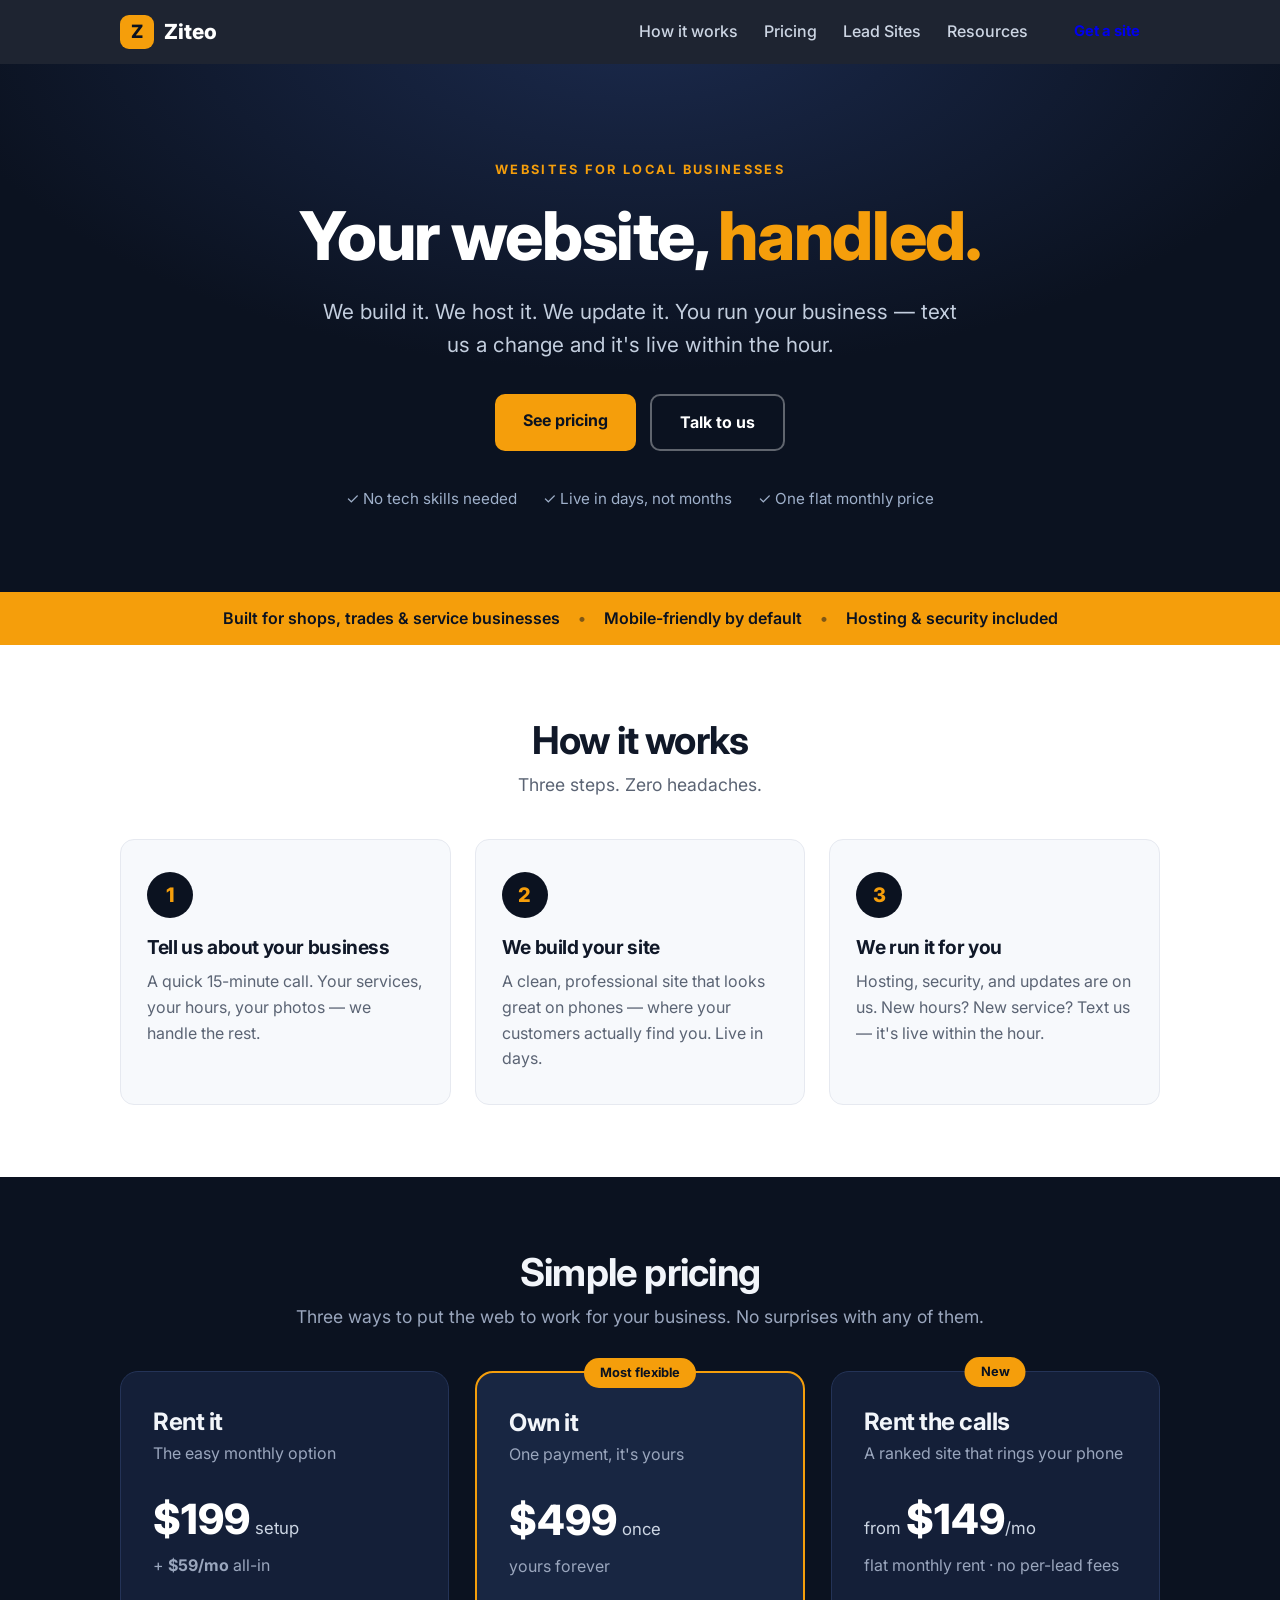
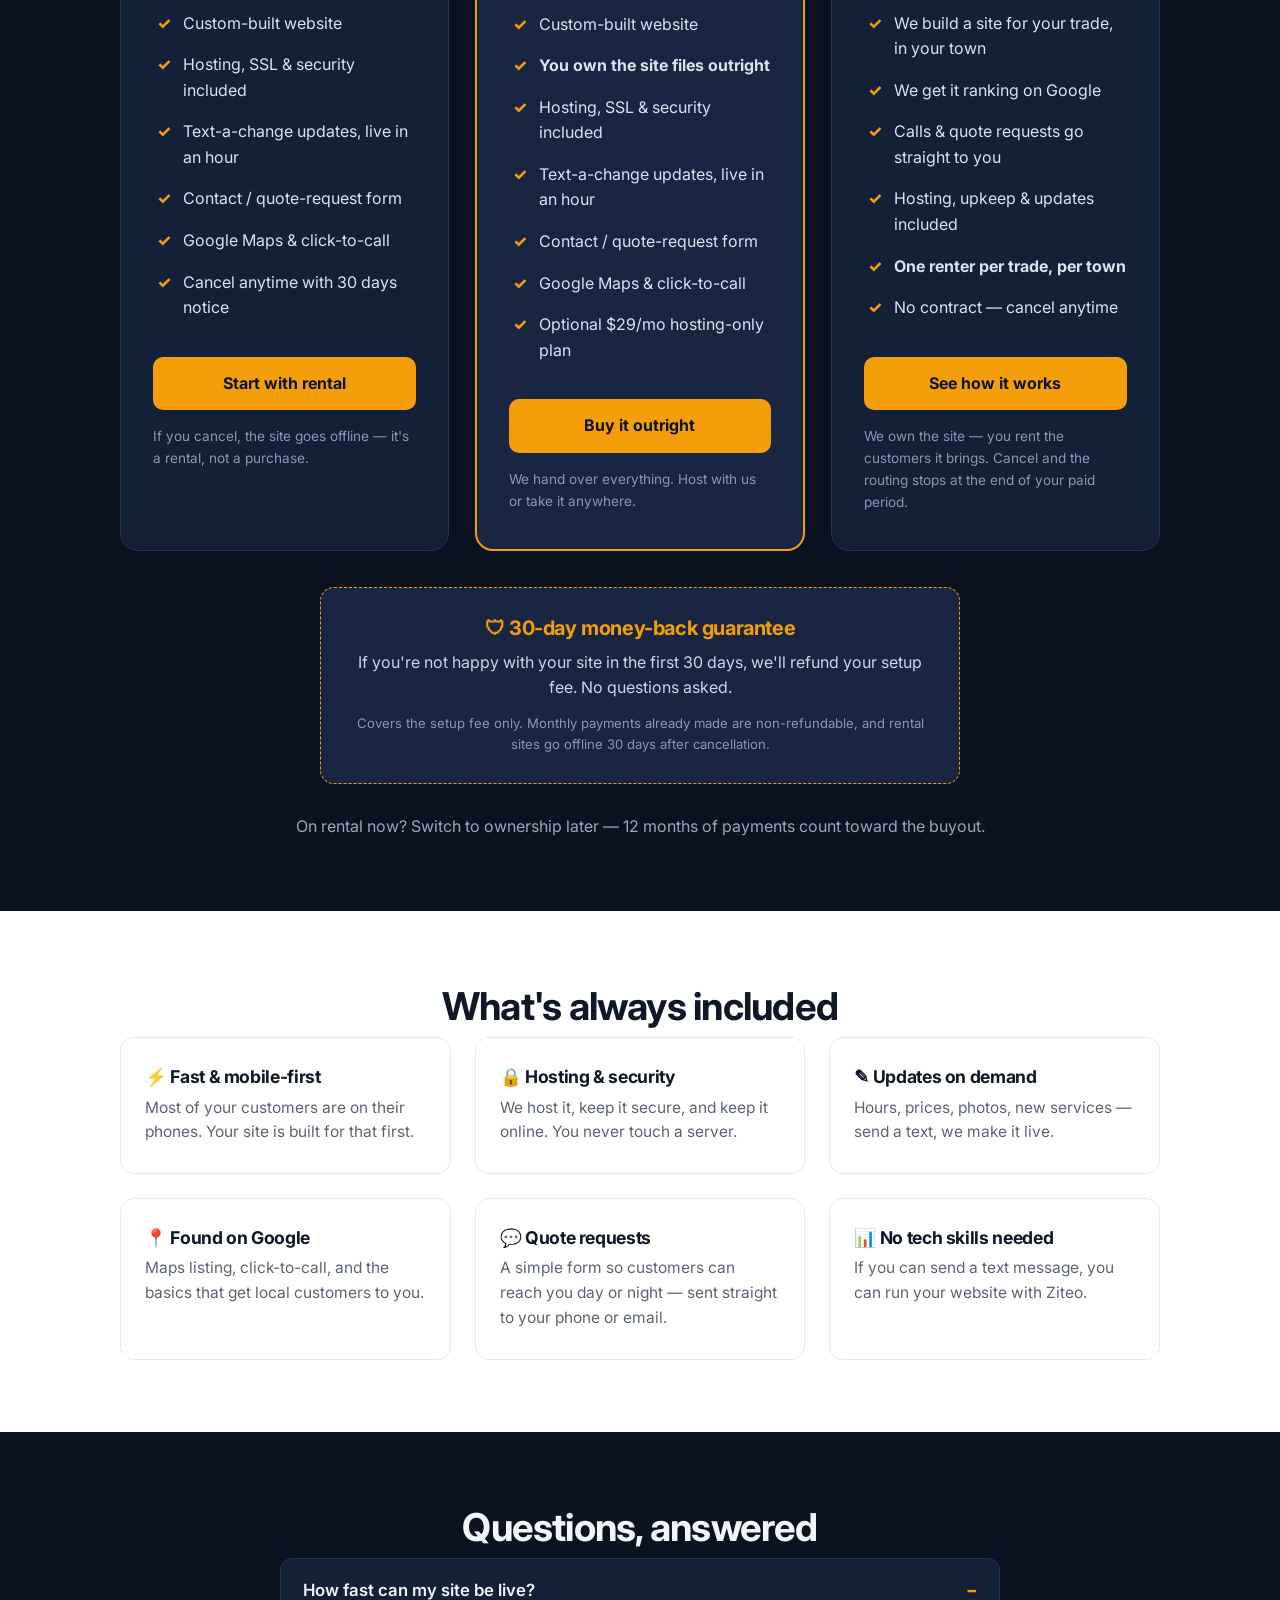
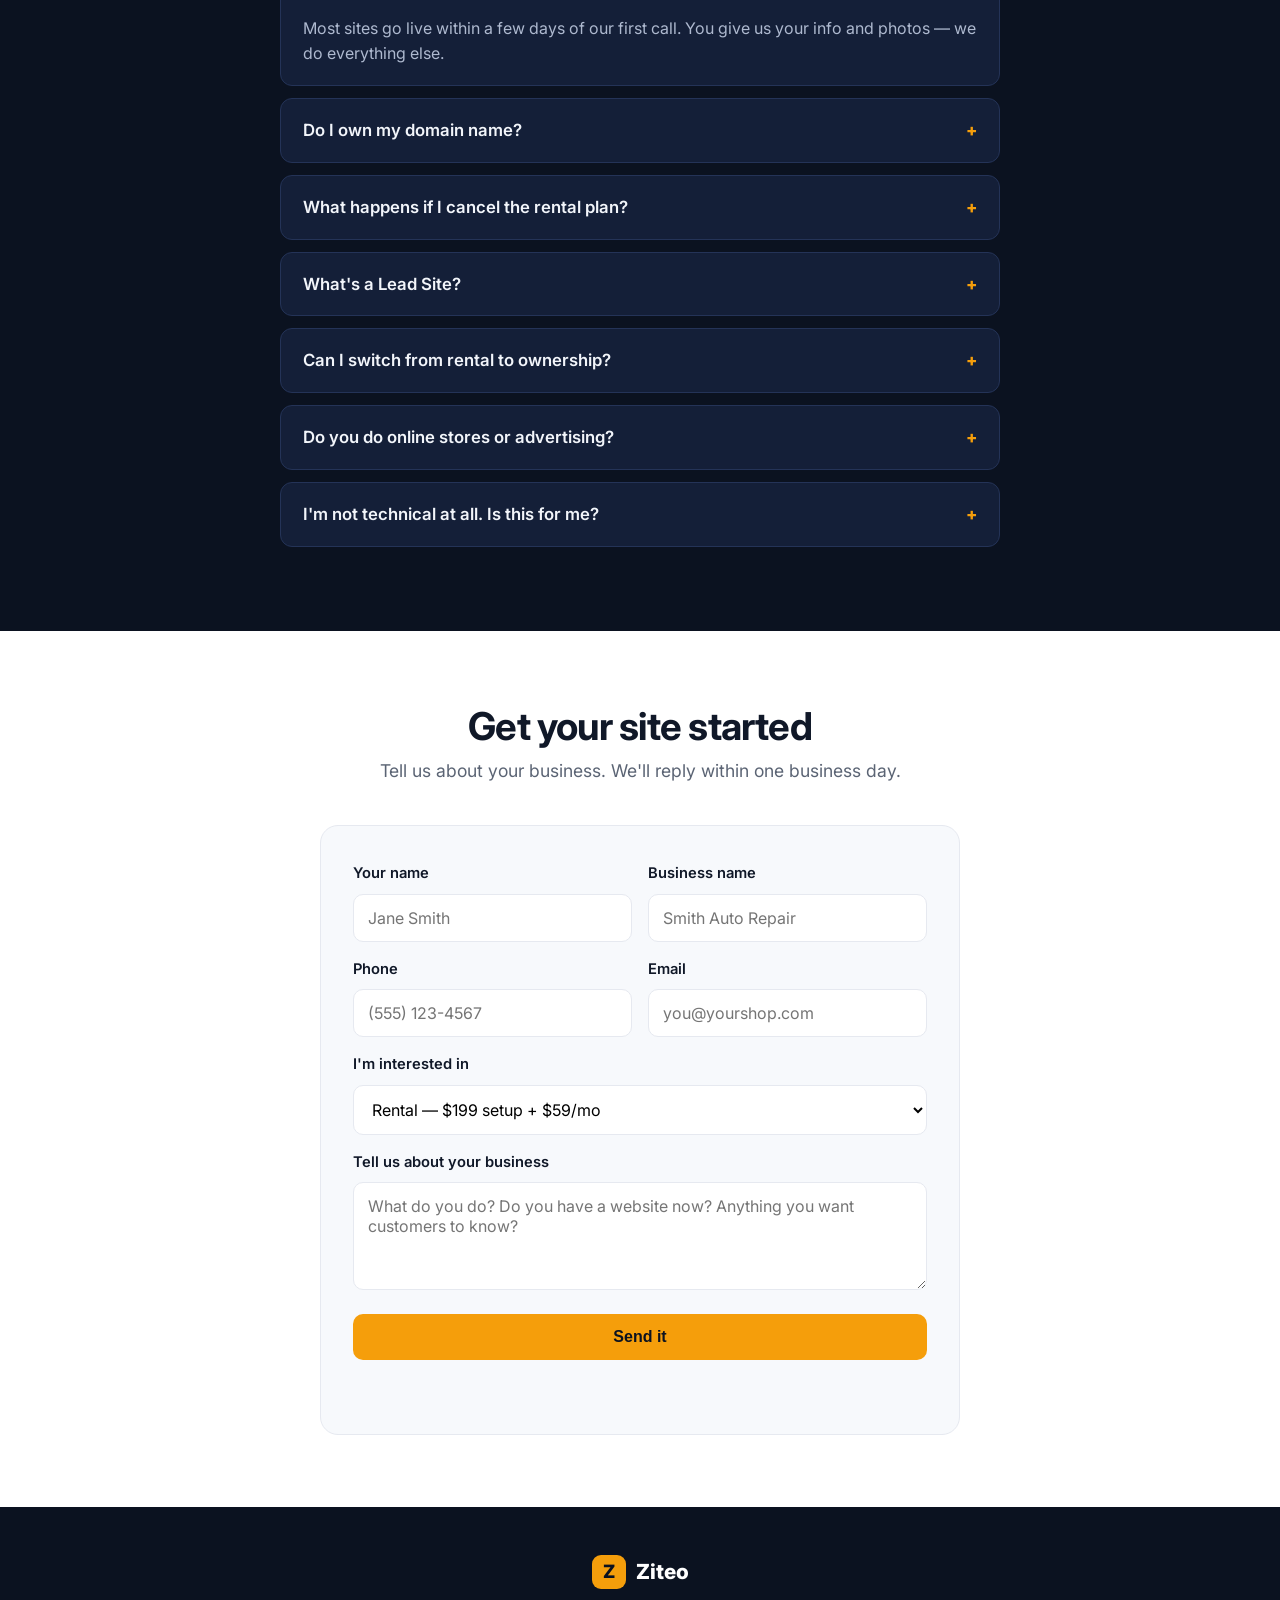
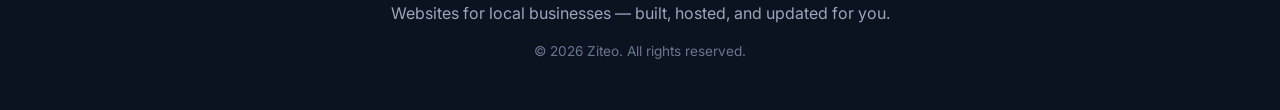
<file: index.html>
<!DOCTYPE html>
<html lang="en">
<head>
<script async src="https://www.googletagmanager.com/gtag/js?id=G-GGQE3QSVPQ"></script>
<script>window.dataLayer = window.dataLayer || []; function gtag(){dataLayer.push(arguments);} gtag('js', new Date()); gtag('config', 'G-GGQE3QSVPQ');</script>
  <meta charset="UTF-8">
  <meta name="viewport" content="width=device-width, initial-scale=1.0">
  <title>Ziteo — Your Business Website, Handled</title>
  <meta name="description" content="Ziteo builds, hosts, and updates websites for local businesses. You run your shop — we run your website.">
  <meta property="og:title" content="Ziteo — Your Business Website, Handled">
  <meta property="og:description" content="Ziteo builds, hosts, and updates websites for local businesses. You run your shop — we run your website.">
  <meta property="og:type" content="website">
  <meta property="og:url" content="https://tryziteo.com/">
  <link rel="preconnect" href="https://fonts.googleapis.com">
  <link rel="preconnect" href="https://fonts.gstatic.com" crossorigin>
  <link href="https://fonts.googleapis.com/css2?family=Inter:wght@400;500;600;700;800&display=swap" rel="stylesheet">
  <link rel="stylesheet" href="styles.css">
  <link rel="icon" href="data:image/svg+xml,<svg xmlns='http://www.w3.org/2000/svg' viewBox='0 0 100 100'><rect width='100' height='100' rx='20' fill='%23f59e0b'/><text x='50' y='68' font-size='58' font-family='sans-serif' font-weight='bold' text-anchor='middle' fill='%230b1220'>Z</text></svg>">
  <script type="application/ld+json">
  {"@context":"https://schema.org","@type":"ProfessionalService","name":"Ziteo","url":"https://tryziteo.com","description":"Ziteo builds, hosts, and updates websites for local businesses. Rental plans, one-time ownership, and lead-site rentals that route local customer calls to one business per trade and town.","priceRange":"$59 - $499","slogan":"Your website, handled."}
  </script>
</head>
<body>
  <header class="nav">
    <div class="container nav-inner">
      <a href="#" class="logo"><span class="logo-mark">Z</span> Ziteo</a>
      <nav class="nav-links" id="navLinks">
        <a href="#how">How it works</a>
        <a href="#pricing">Pricing</a>
        <a href="lead-sites.html">Lead Sites</a>
        <a href="blog/">Resources</a>
        <a href="#contact" class="btn btn-sm">Get a site</a>
      </nav>
      <button class="nav-toggle" id="navToggle" aria-label="Menu">&#9776;</button>
    </div>
  </header>

  <section class="hero">
    <div class="container hero-inner">
      <p class="eyebrow">Websites for local businesses</p>
      <h1>Your website, <span class="accent">handled.</span></h1>
      <p class="lede">We build it. We host it. We update it. You run your business — text us a change and it's live within the hour.</p>
      <div class="hero-cta">
        <a href="#pricing" class="btn btn-primary">See pricing</a>
        <a href="#contact" class="btn btn-ghost">Talk to us</a>
      </div>
      <ul class="hero-points">
        <li>&#10003; No tech skills needed</li>
        <li>&#10003; Live in days, not months</li>
        <li>&#10003; One flat monthly price</li>
      </ul>
    </div>
  </section>

  <section class="strip">
    <div class="container strip-inner">
      <span>Built for shops, trades &amp; service businesses</span>
      <span class="dot">&bull;</span>
      <span>Mobile-friendly by default</span>
      <span class="dot">&bull;</span>
      <span>Hosting &amp; security included</span>
    </div>
  </section>

  <section id="how" class="section">
    <div class="container">
      <h2>How it works</h2>
      <p class="section-sub">Three steps. Zero headaches.</p>
      <div class="steps">
        <div class="step">
          <div class="step-num">1</div>
          <h3>Tell us about your business</h3>
          <p>A quick 15-minute call. Your services, your hours, your photos — we handle the rest.</p>
        </div>
        <div class="step">
          <div class="step-num">2</div>
          <h3>We build your site</h3>
          <p>A clean, professional site that looks great on phones — where your customers actually find you. Live in days.</p>
        </div>
        <div class="step">
          <div class="step-num">3</div>
          <h3>We run it for you</h3>
          <p>Hosting, security, and updates are on us. New hours? New service? Text us — it's live within the hour.</p>
        </div>
      </div>
    </div>
  </section>

  <section id="pricing" class="section section-dark">
    <div class="container">
      <h2>Simple pricing</h2>
      <p class="section-sub">Three ways to put the web to work for your business. No surprises with any of them.</p>
      <div class="plans plans-3">
        <div class="plan">
          <h3>Rent it</h3>
          <p class="plan-tag">The easy monthly option</p>
          <p class="price"><span class="price-num">$199</span> setup</p>
          <p class="price-sub">+ <strong>$59/mo</strong> all-in</p>
          <ul>
            <li>Custom-built website</li>
            <li>Hosting, SSL &amp; security included</li>
            <li>Text-a-change updates, live in an hour</li>
            <li>Contact / quote-request form</li>
            <li>Google Maps &amp; click-to-call</li>
            <li>Cancel anytime with 30 days notice</li>
          </ul>
          <a href="#contact" class="btn btn-primary btn-block">Start with rental</a>
          <p class="fine">If you cancel, the site goes offline — it's a rental, not a purchase.</p>
        </div>
        <div class="plan plan-featured">
          <div class="badge">Most flexible</div>
          <h3>Own it</h3>
          <p class="plan-tag">One payment, it's yours</p>
          <p class="price"><span class="price-num">$499</span> once</p>
          <p class="price-sub">yours forever</p>
          <ul>
            <li>Custom-built website</li>
            <li><strong>You own the site files outright</strong></li>
            <li>Hosting, SSL &amp; security included</li>
            <li>Text-a-change updates, live in an hour</li>
            <li>Contact / quote-request form</li>
            <li>Google Maps &amp; click-to-call</li>
            <li>Optional $29/mo hosting-only plan</li>
          </ul>
          <a href="#contact" class="btn btn-accent btn-block">Buy it outright</a>
          <p class="fine">We hand over everything. Host with us or take it anywhere.</p>
        </div>
        <div class="plan">
          <div class="badge">New</div>
          <h3>Rent the calls</h3>
          <p class="plan-tag">A ranked site that rings your phone</p>
          <p class="price">from <span class="price-num">$149</span>/mo</p>
          <p class="price-sub">flat monthly rent &middot; no per-lead fees</p>
          <ul>
            <li>We build a site for your trade, in your town</li>
            <li>We get it ranking on Google</li>
            <li>Calls &amp; quote requests go straight to you</li>
            <li>Hosting, upkeep &amp; updates included</li>
            <li><strong>One renter per trade, per town</strong></li>
            <li>No contract — cancel anytime</li>
          </ul>
          <a href="lead-sites.html" class="btn btn-primary btn-block">See how it works</a>
          <p class="fine">We own the site — you rent the customers it brings. Cancel and the routing stops at the end of your paid period.</p>
        </div>
      </div>
      <div class="guarantee">
        <h3>&#128737; 30-day money-back guarantee</h3>
        <p>If you're not happy with your site in the first 30 days, we'll refund your setup fee. No questions asked.</p>
        <p class="fine">Covers the setup fee only. Monthly payments already made are non-refundable, and rental sites go offline 30 days after cancellation.</p>
      </div>
      <p class="switch-note">On rental now? Switch to ownership later — 12 months of payments count toward the buyout.</p>
    </div>
  </section>

  <section class="section">
    <div class="container">
      <h2>What's always included</h2>
      <div class="features">
        <div class="feature"><h3>&#9889; Fast &amp; mobile-first</h3><p>Most of your customers are on their phones. Your site is built for that first.</p></div>
        <div class="feature"><h3>&#128274; Hosting &amp; security</h3><p>We host it, keep it secure, and keep it online. You never touch a server.</p></div>
        <div class="feature"><h3>&#9998; Updates on demand</h3><p>Hours, prices, photos, new services — send a text, we make it live.</p></div>
        <div class="feature"><h3>&#128205; Found on Google</h3><p>Maps listing, click-to-call, and the basics that get local customers to you.</p></div>
        <div class="feature"><h3>&#128172; Quote requests</h3><p>A simple form so customers can reach you day or night — sent straight to your phone or email.</p></div>
        <div class="feature"><h3>&#128202; No tech skills needed</h3><p>If you can send a text message, you can run your website with Ziteo.</p></div>
      </div>
    </div>
  </section>

  <section id="faq" class="section section-dark">
    <div class="container faq-wrap">
      <h2>Questions, answered</h2>
      <div class="faq">
        <details open>
          <summary>How fast can my site be live?</summary>
          <p>Most sites go live within a few days of our first call. You give us your info and photos — we do everything else.</p>
        </details>
        <details>
          <summary>Do I own my domain name?</summary>
          <p>Yes. Your domain (like yourshop.com) is registered in your name. We just point it at your site and manage the technical side.</p>
        </details>
        <details>
          <summary>What happens if I cancel the rental plan?</summary>
          <p>Straight answer: the site goes offline 30 days after your last payment, and the files stay with us — that's what makes the rental price possible. If you think you might want out later, the ownership plan is the better fit.</p>
        </details>
        <details>
          <summary>What's a Lead Site?</summary>
          <p>It's a website we build for one trade in one town — say, towing in Valdosta — and rank on Google. Instead of selling you the site, we rent you what it produces: every call and quote request routes straight to your business, for one flat monthly rent. One renter per trade per town. <a href="lead-sites.html" style="color:#f59e0b;font-weight:600;">See how Lead Sites work</a>.</p>
        </details>
        <details>
          <summary>Can I switch from rental to ownership?</summary>
          <p>Yes. After 12 months of rental payments, you can buy out the site for a flat conversion fee and own it outright.</p>
        </details>
        <details>
          <summary>Do you do online stores or advertising?</summary>
          <p>Online stores are quoted per project — tell us what you sell. Advertising management is coming soon as an add-on for site customers.</p>
        </details>
        <details>
          <summary>I'm not technical at all. Is this for me?</summary>
          <p>That's exactly who it's for. You will never log into a dashboard, install an update, or touch code. Text us what you want changed — done.</p>
        </details>
      </div>
    </div>
  </section>

  <section id="contact" class="section">
    <div class="container contact-wrap">
      <h2>Get your site started</h2>
      <p class="section-sub">Tell us about your business. We'll reply within one business day.</p>
      <form id="contactForm" class="contact-form" novalidate>
        <div class="form-row">
          <label>Your name<input type="text" name="name" required placeholder="Jane Smith"></label>
          <label>Business name<input type="text" name="business" required placeholder="Smith Auto Repair"></label>
        </div>
        <div class="form-row">
          <label>Phone<input type="tel" name="phone" required placeholder="(555) 123-4567"></label>
          <label>Email<input type="email" name="email" required placeholder="you@yourshop.com"></label>
        </div>
        <label>I'm interested in
          <select name="plan">
            <option value="rental">Rental — $199 setup + $59/mo</option>
            <option value="ownership">Ownership — $499 one-time</option>
            <option value="lead-site">Lead Site — rent a ranked site, from $149/mo</option>
            <option value="unsure">Not sure yet — advise me</option>
          </select>
        </label>
        <label>Tell us about your business<textarea name="message" rows="4" placeholder="What do you do? Do you have a website now? Anything you want customers to know?"></textarea></label>
        <button type="submit" class="btn btn-primary btn-block">Send it</button>
        <p id="formStatus" class="form-status" role="status"></p>
      </form>
    </div>
  </section>

  <footer class="footer">
    <div class="container footer-inner">
      <a href="#" class="logo"><span class="logo-mark">Z</span> Ziteo</a>
      <p>Websites for local businesses — built, hosted, and updated for you.</p>
      <p class="copy">&copy; 2026 Ziteo. All rights reserved.</p>
    </div>
  </footer>

  <script src="script.js"></script>
</body>
</html>
</file>
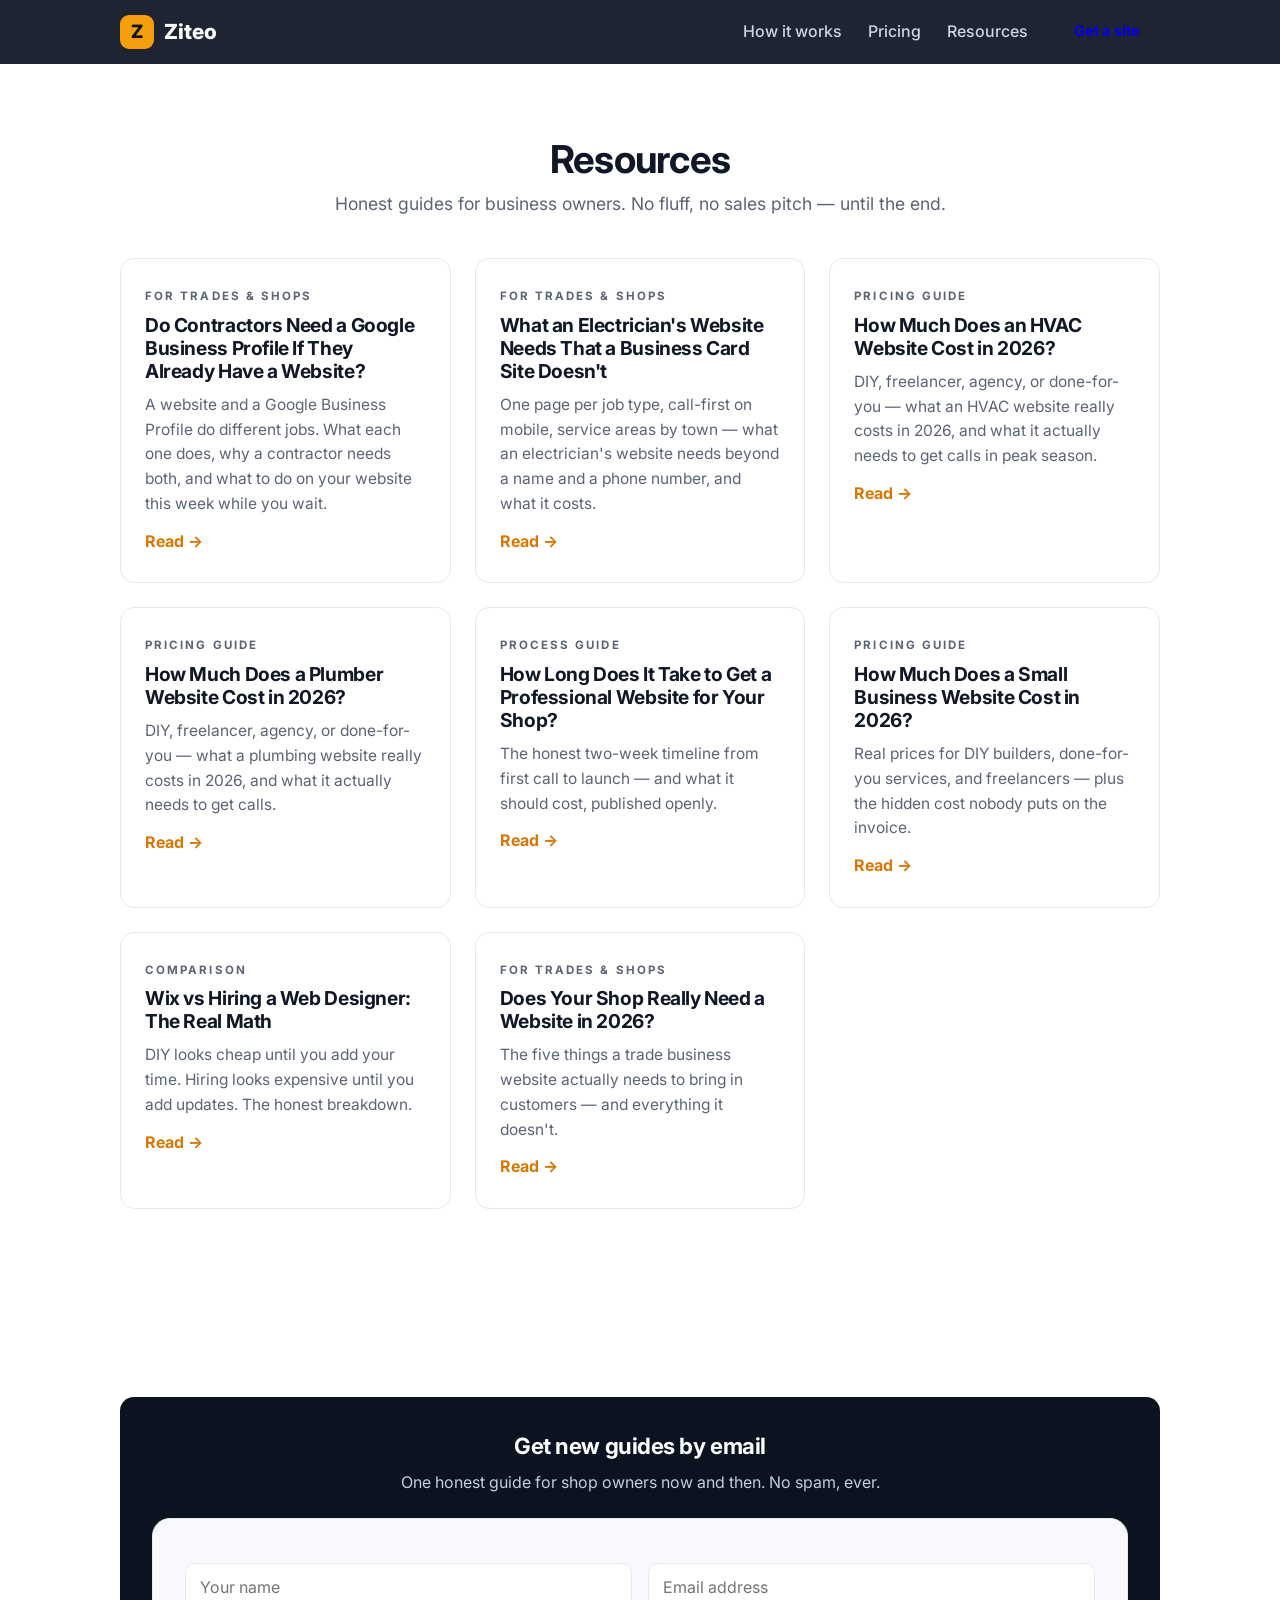
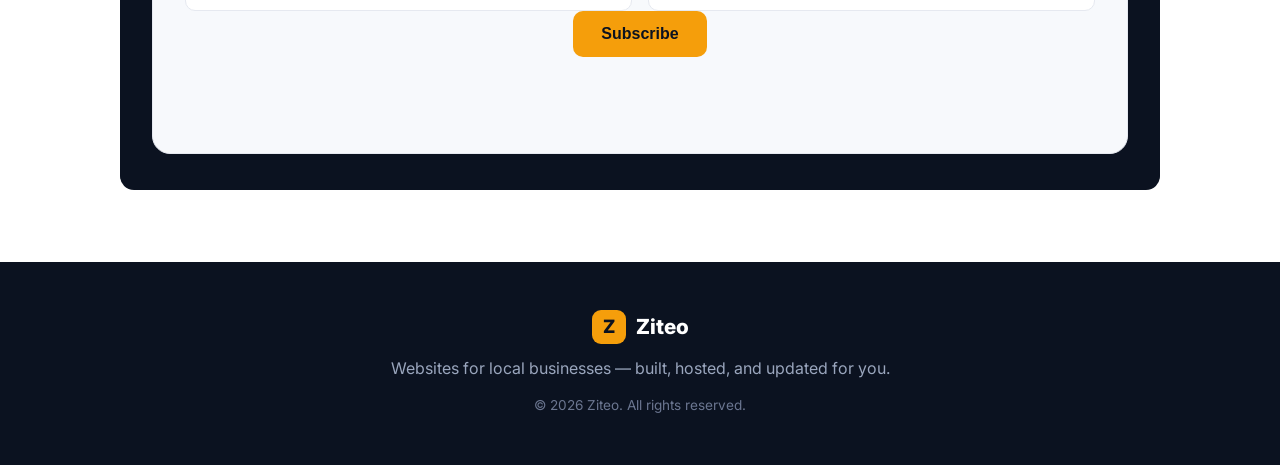
<file: blog/index.html>
<!DOCTYPE html>
<html lang="en">
<head>
<script async src="https://www.googletagmanager.com/gtag/js?id=G-GGQE3QSVPQ"></script>
<script>window.dataLayer = window.dataLayer || []; function gtag(){dataLayer.push(arguments);} gtag('js', new Date()); gtag('config', 'G-GGQE3QSVPQ');</script>
  <meta charset="UTF-8">
  <meta name="viewport" content="width=device-width, initial-scale=1.0">
  <title>Resources — Ziteo</title>
  <meta name="description" content="Honest guides for small business owners: website costs, DIY vs hiring, and what a trade business website actually needs.">
  <link rel="preconnect" href="https://fonts.googleapis.com">
  <link rel="preconnect" href="https://fonts.gstatic.com" crossorigin>
  <link href="https://fonts.googleapis.com/css2?family=Inter:wght@400;500;600;700;800&display=swap" rel="stylesheet">
  <link rel="stylesheet" href="../styles.css">
  <link rel="icon" href="data:image/svg+xml,<svg xmlns='http://www.w3.org/2000/svg' viewBox='0 0 100 100'><rect width='100' height='100' rx='20' fill='%23f59e0b'/><text x='50' y='68' font-size='58' font-family='sans-serif' font-weight='bold' text-anchor='middle' fill='%230b1220'>Z</text></svg>">
</head>
<body>
  <header class="nav">
    <div class="container nav-inner">
      <a href="../" class="logo"><span class="logo-mark">Z</span> Ziteo</a>
      <nav class="nav-links" id="navLinks">
        <a href="../#how">How it works</a>
        <a href="../#pricing">Pricing</a>
        <a href="./">Resources</a>
        <a href="../#contact" class="btn btn-sm">Get a site</a>
      </nav>
      <button class="nav-toggle" id="navToggle" aria-label="Menu">&#9776;</button>
    </div>
  </header>

  <section class="section">
    <div class="container">
      <h2>Resources</h2>
      <p class="section-sub">Honest guides for business owners. No fluff, no sales pitch — until the end.</p>
      <div class="features">
        <a class="feature post-card" href="google-business-profile.html">
          <p class="eyebrow">For trades &amp; shops</p>
          <h3>Do Contractors Need a Google Business Profile If They Already Have a Website?</h3>
          <p>A website and a Google Business Profile do different jobs. What each one does, why a contractor needs both, and what to do on your website this week while you wait.</p>
          <span class="read-more">Read &rarr;</span>
        </a>
        <a class="feature post-card" href="electrician-website-needs.html">
          <p class="eyebrow">For trades &amp; shops</p>
          <h3>What an Electrician's Website Needs That a Business Card Site Doesn't</h3>
          <p>One page per job type, call-first on mobile, service areas by town — what an electrician's website needs beyond a name and a phone number, and what it costs.</p>
          <span class="read-more">Read &rarr;</span>
        </a>
        <a class="feature post-card" href="hvac-website-cost.html">
          <p class="eyebrow">Pricing guide</p>
          <h3>How Much Does an HVAC Website Cost in 2026?</h3>
          <p>DIY, freelancer, agency, or done-for-you — what an HVAC website really costs in 2026, and what it actually needs to get calls in peak season.</p>
          <span class="read-more">Read &rarr;</span>
        </a>
        <a class="feature post-card" href="plumber-website-cost.html">
          <p class="eyebrow">Pricing guide</p>
          <h3>How Much Does a Plumber Website Cost in 2026?</h3>
          <p>DIY, freelancer, agency, or done-for-you — what a plumbing website really costs in 2026, and what it actually needs to get calls.</p>
          <span class="read-more">Read &rarr;</span>
        </a>
        <a class="feature post-card" href="website-timeline.html">
          <p class="eyebrow">Process guide</p>
          <h3>How Long Does It Take to Get a Professional Website for Your Shop?</h3>
          <p>The honest two-week timeline from first call to launch — and what it should cost, published openly.</p>
          <span class="read-more">Read &rarr;</span>
        </a>
        <a class="feature post-card" href="website-cost-2026.html">
          <p class="eyebrow">Pricing guide</p>
          <h3>How Much Does a Small Business Website Cost in 2026?</h3>
          <p>Real prices for DIY builders, done-for-you services, and freelancers — plus the hidden cost nobody puts on the invoice.</p>
          <span class="read-more">Read &rarr;</span>
        </a>
        <a class="feature post-card" href="wix-vs-hiring-designer.html">
          <p class="eyebrow">Comparison</p>
          <h3>Wix vs Hiring a Web Designer: The Real Math</h3>
          <p>DIY looks cheap until you add your time. Hiring looks expensive until you add updates. The honest breakdown.</p>
          <span class="read-more">Read &rarr;</span>
        </a>
        <a class="feature post-card" href="do-shops-need-websites.html">
          <p class="eyebrow">For trades &amp; shops</p>
          <h3>Does Your Shop Really Need a Website in 2026?</h3>
          <p>The five things a trade business website actually needs to bring in customers — and everything it doesn't.</p>
          <span class="read-more">Read &rarr;</span>
        </a>
      </div>
    </div>
  </section>

  <section class="section">
    <div class="container">
      <div class="cta-box">
        <h3>Get new guides by email</h3>
        <p>One honest guide for shop owners now and then. No spam, ever.</p>
        <form id="newsletterForm" class="contact-form" novalidate>
          <div class="form-row">
            <input type="text" id="nlName" name="name" placeholder="Your name" autocomplete="name">
            <input type="email" id="nlEmail" name="email" placeholder="Email address" required autocomplete="email">
          </div>
          <button type="submit" class="btn btn-primary">Subscribe</button>
          <p id="nlStatus" class="form-status" role="status"></p>
        </form>
      </div>
    </div>
  </section>

  <footer class="footer">
    <div class="container footer-inner">
      <a href="../" class="logo"><span class="logo-mark">Z</span> Ziteo</a>
      <p>Websites for local businesses — built, hosted, and updated for you.</p>
      <p class="copy">&copy; 2026 Ziteo. All rights reserved.</p>
    </div>
  </footer>
  <script src="../script.js"></script>
</body>
</html>
</file>
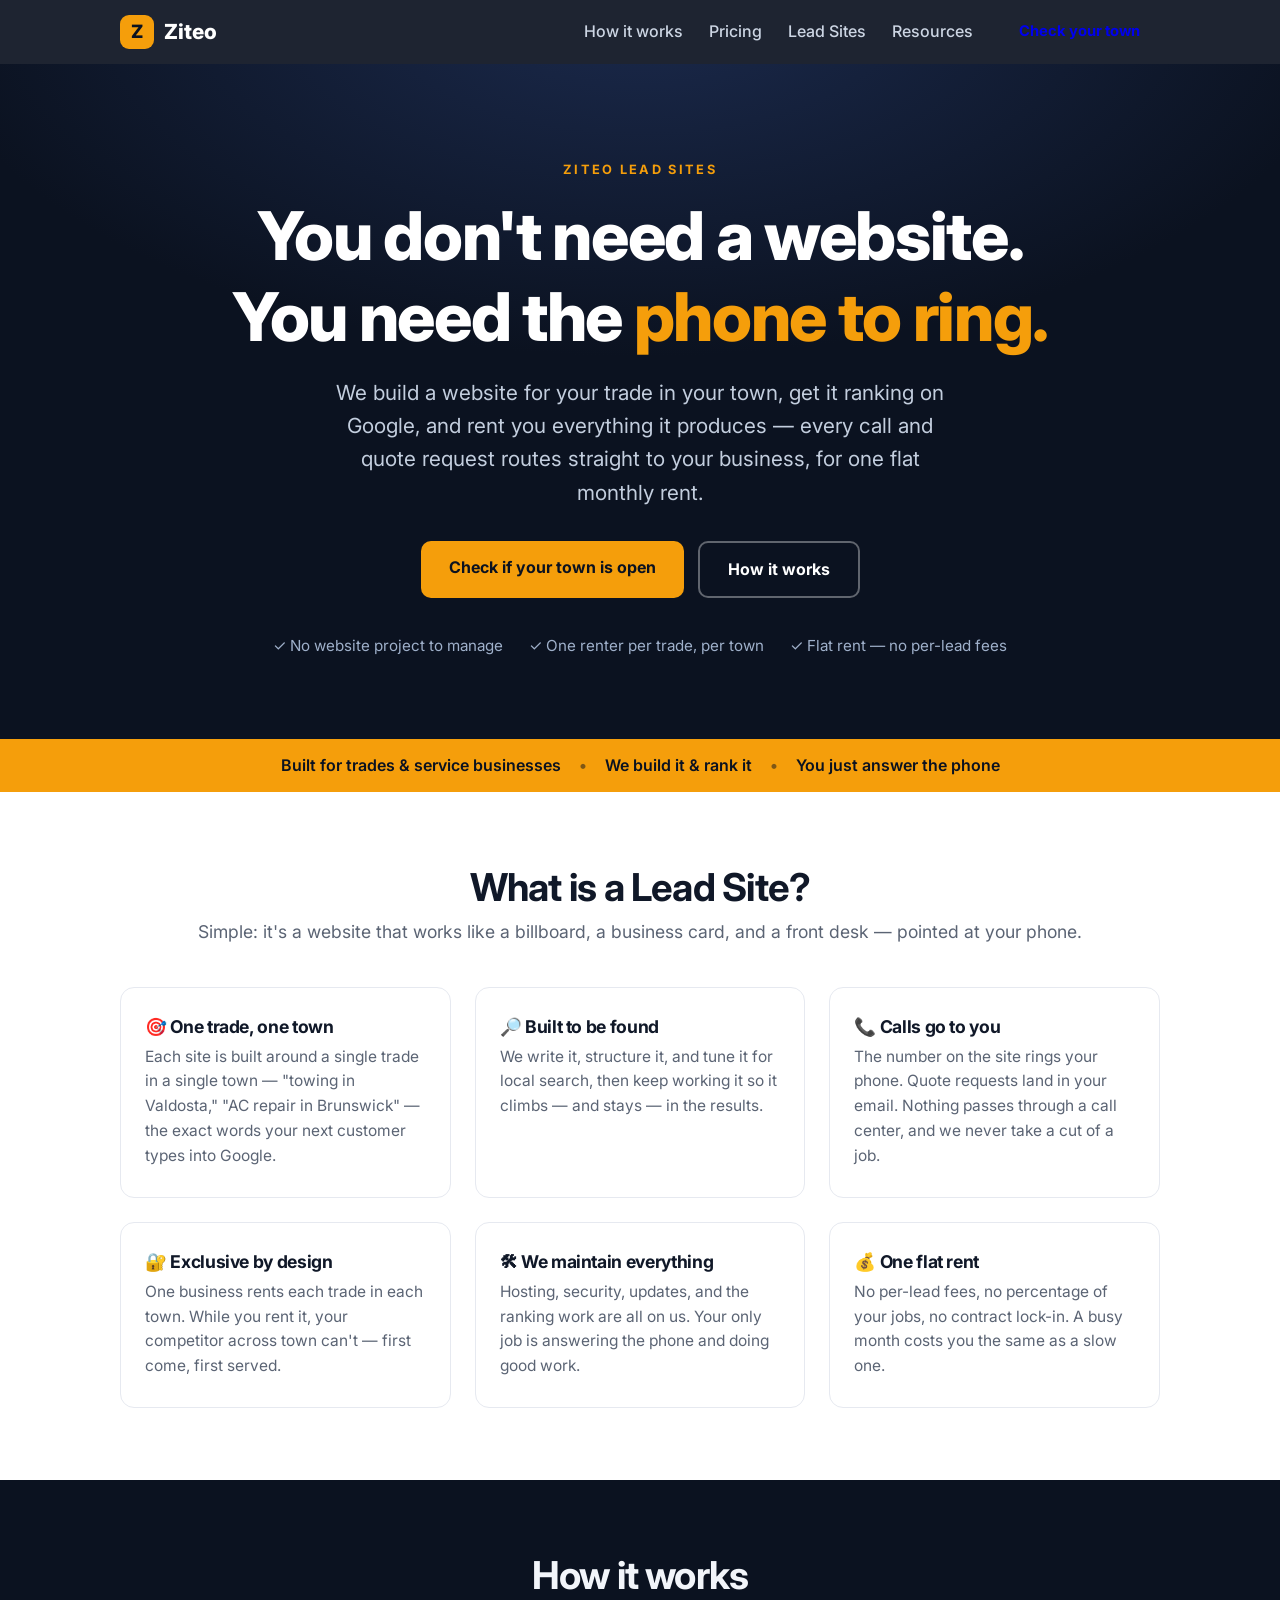
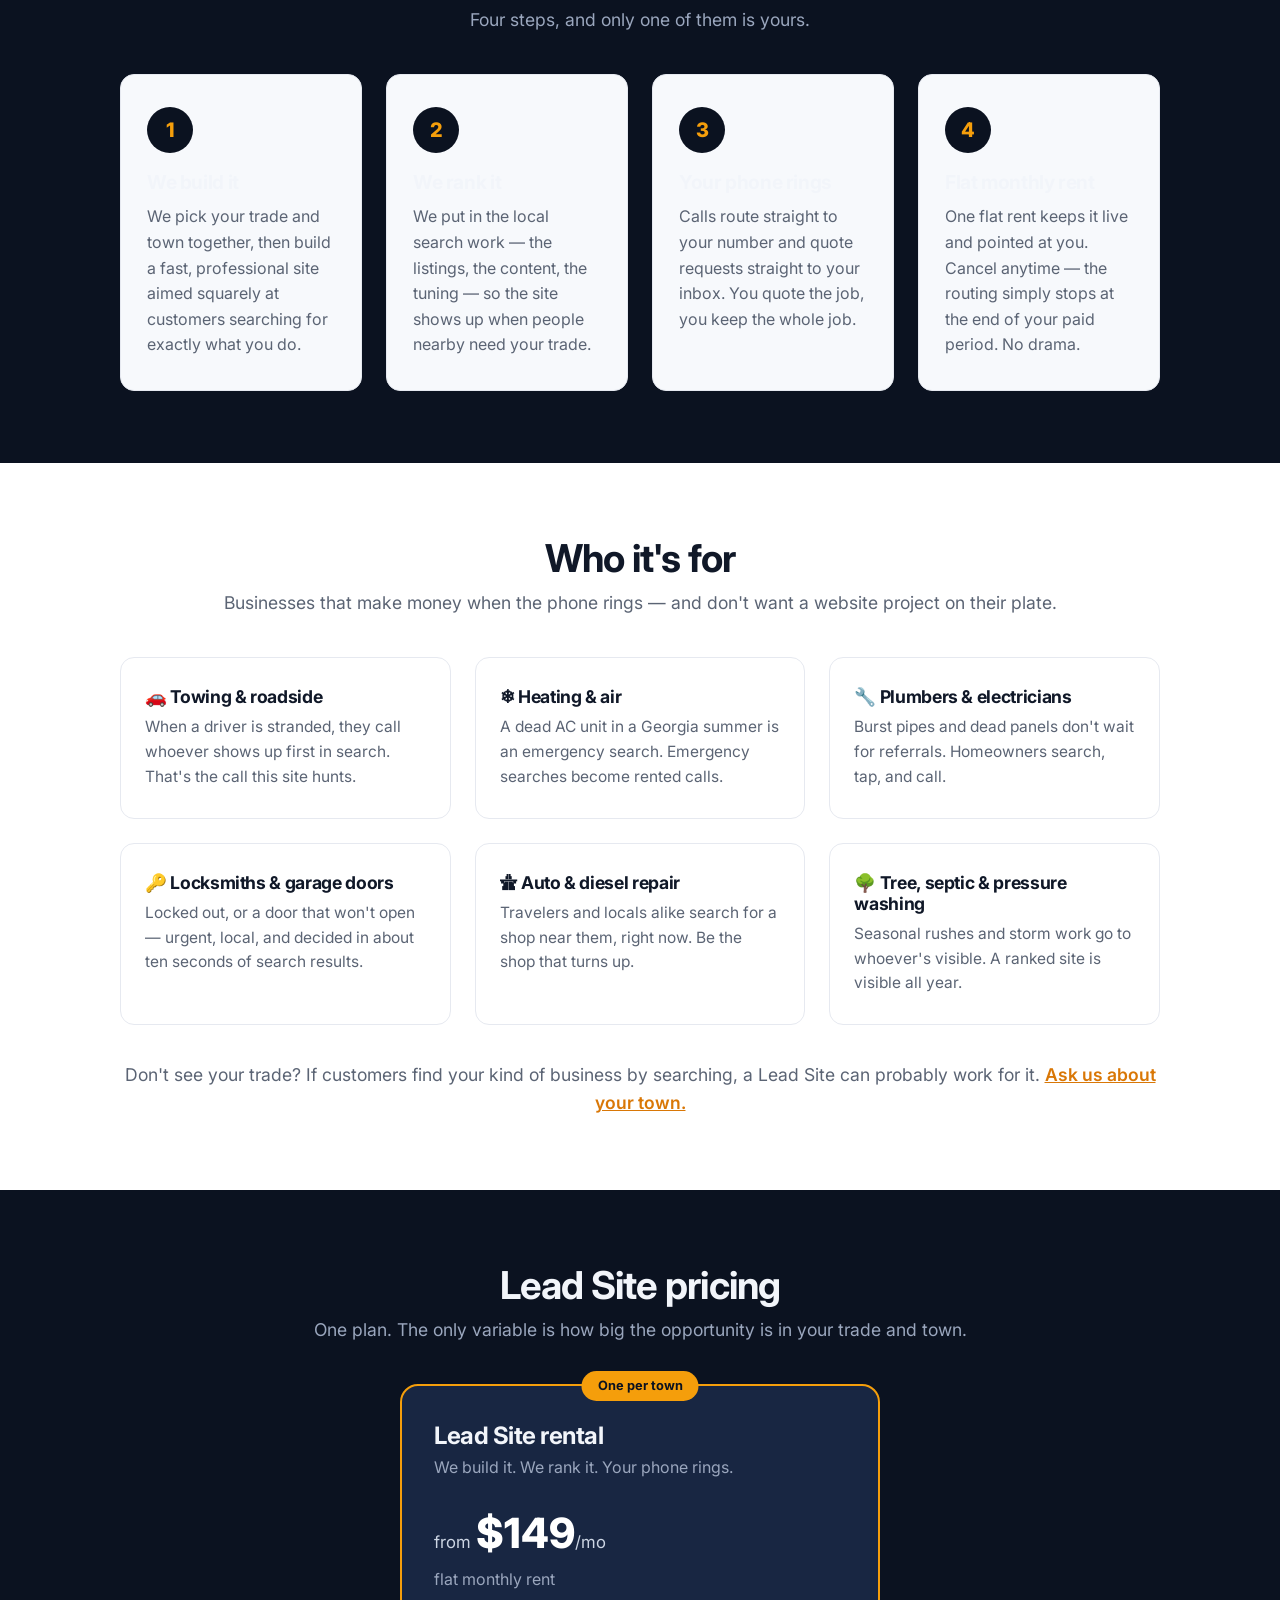
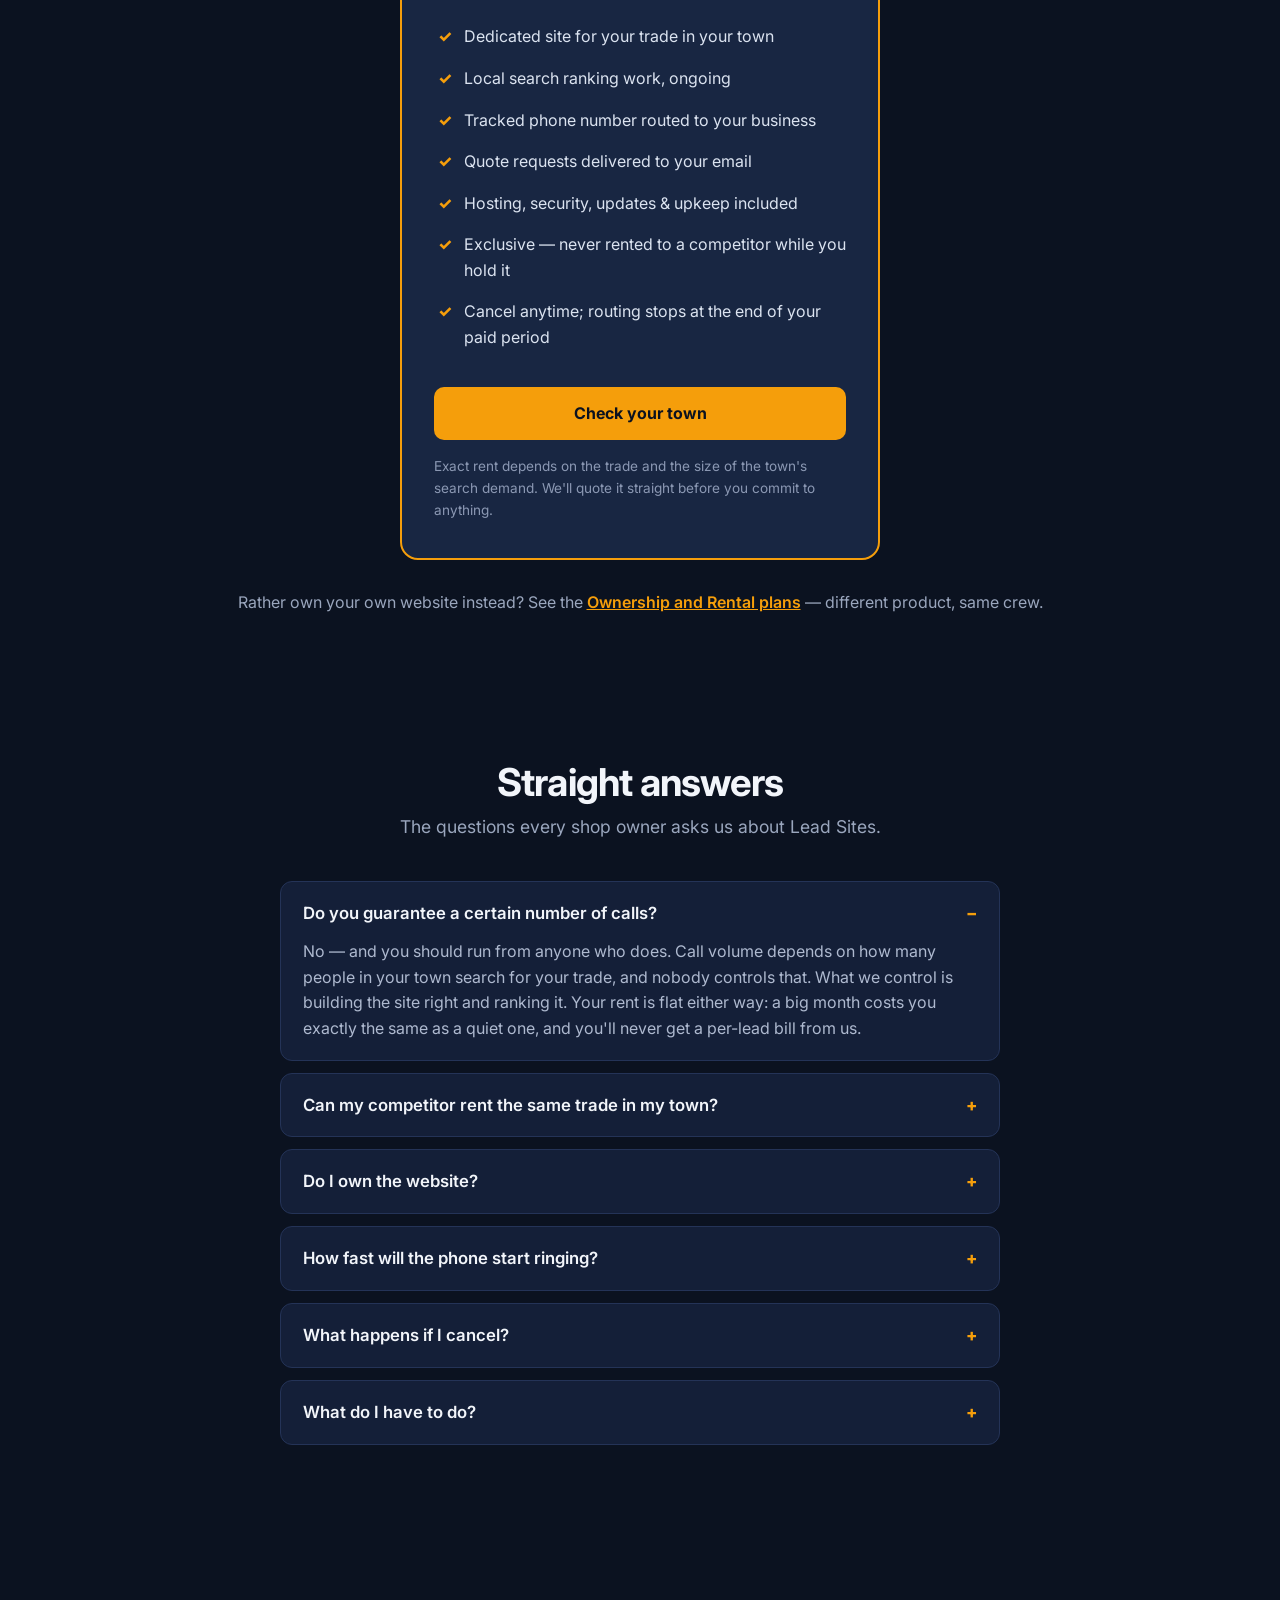
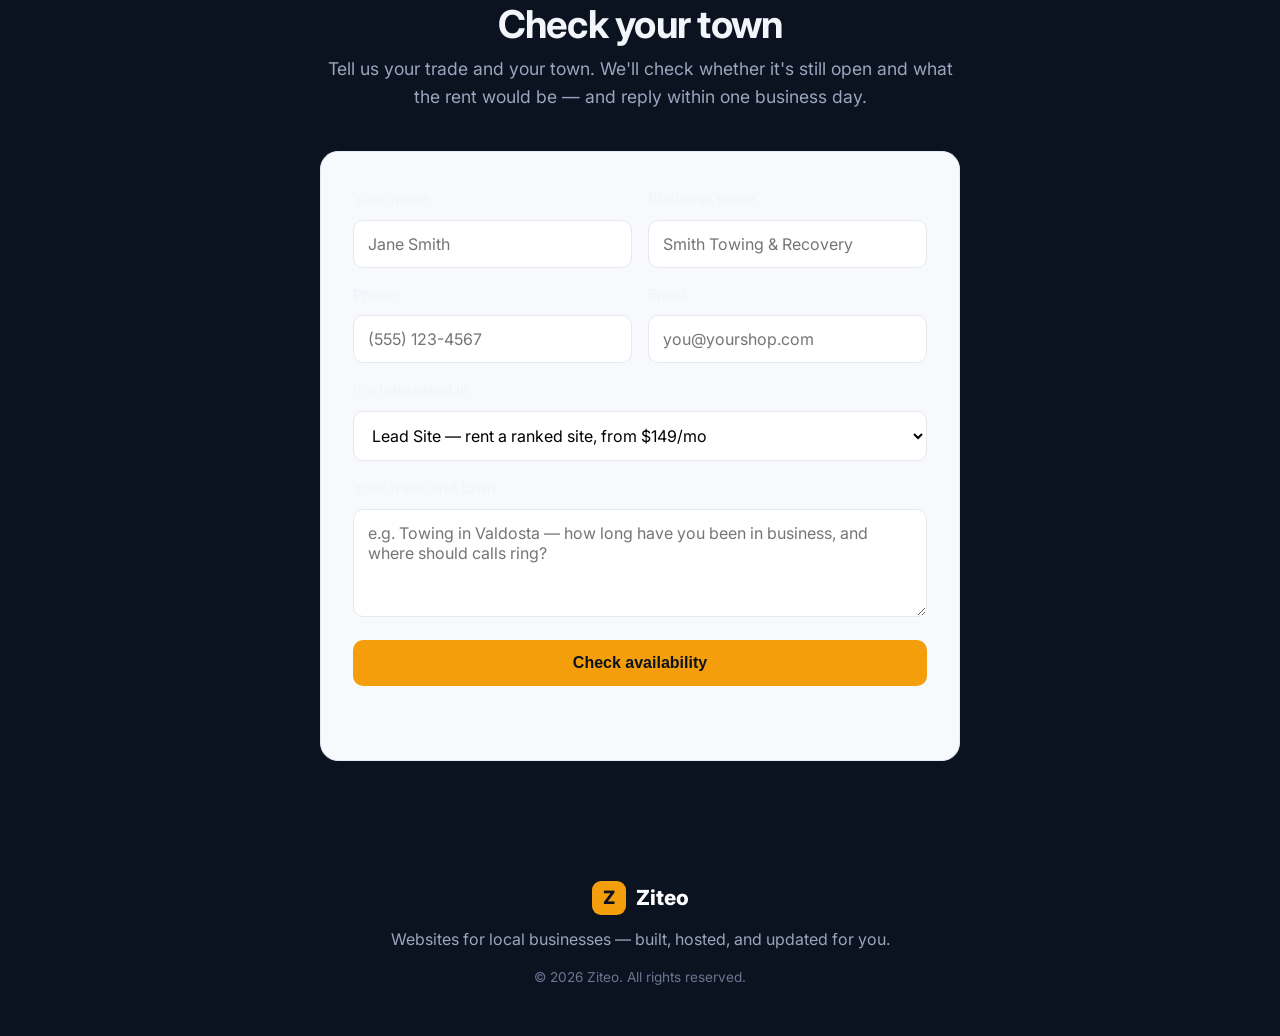
<file: lead-sites.html>
<!DOCTYPE html>
<html lang="en">
<head>
<script async src="https://www.googletagmanager.com/gtag/js?id=G-GGQE3QSVPQ"></script>
<script>window.dataLayer = window.dataLayer || []; function gtag(){dataLayer.push(arguments);} gtag('js', new Date()); gtag('config', 'G-GGQE3QSVPQ');</script>
  <meta charset="UTF-8">
  <meta name="viewport" content="width=device-width, initial-scale=1.0">
  <title>Lead Sites — Rent a Website That Makes Your Phone Ring | Ziteo</title>
  <meta name="description" content="Ziteo builds a website for your trade in your town, ranks it on Google, and rents you the calls and quote requests it produces. One flat monthly rent. One renter per trade, per town.">
  <meta property="og:title" content="Ziteo Lead Sites — Rent the calls, not the website">
  <meta property="og:description" content="We build it, we rank it, your phone rings. Flat monthly rent for trades and service businesses in south Georgia.">
  <meta property="og:type" content="website">
  <meta property="og:url" content="https://tryziteo.com/lead-sites.html">
  <link rel="preconnect" href="https://fonts.googleapis.com">
  <link rel="preconnect" href="https://fonts.gstatic.com" crossorigin>
  <link href="https://fonts.googleapis.com/css2?family=Inter:wght@400;500;600;700;800&display=swap" rel="stylesheet">
  <link rel="stylesheet" href="styles.css">
  <link rel="icon" href="data:image/svg+xml,<svg xmlns='http://www.w3.org/2000/svg' viewBox='0 0 100 100'><rect width='100' height='100' rx='20' fill='%23f59e0b'/><text x='50' y='68' font-size='58' font-family='sans-serif' font-weight='bold' text-anchor='middle' fill='%230b1220'>Z</text></svg>">
  <script type="application/ld+json">
  {"@context":"https://schema.org","@type":"Service","name":"Ziteo Lead Sites","provider":{"@type":"ProfessionalService","name":"Ziteo","url":"https://tryziteo.com"},"description":"Ziteo builds a website for one trade in one town, ranks it in local search, and rents the calls and quote requests it produces to a single local business for a flat monthly fee.","areaServed":"South Georgia","offers":{"@type":"Offer","priceSpecification":{"@type":"PriceSpecification","priceCurrency":"USD","minPrice":"149","unitText":"MON"},"availability":"https://schema.org/LimitedAvailability"}}
  </script>
</head>
<body>
  <header class="nav">
    <div class="container nav-inner">
      <a href="index.html" class="logo"><span class="logo-mark">Z</span> Ziteo</a>
      <nav class="nav-links" id="navLinks">
        <a href="index.html#how">How it works</a>
        <a href="index.html#pricing">Pricing</a>
        <a href="lead-sites.html">Lead Sites</a>
        <a href="blog/">Resources</a>
        <a href="#contact" class="btn btn-sm">Check your town</a>
      </nav>
      <button class="nav-toggle" id="navToggle" aria-label="Menu">&#9776;</button>
    </div>
  </header>

  <section class="hero">
    <div class="container hero-inner">
      <p class="eyebrow">Ziteo Lead Sites</p>
      <h1>You don't need a website.<br>You need the <span class="accent">phone to ring.</span></h1>
      <p class="lede">We build a website for your trade in your town, get it ranking on Google, and rent you everything it produces — every call and quote request routes straight to your business, for one flat monthly rent.</p>
      <div class="hero-cta">
        <a href="#contact" class="btn btn-primary">Check if your town is open</a>
        <a href="#how" class="btn btn-ghost">How it works</a>
      </div>
      <ul class="hero-points">
        <li>&#10003; No website project to manage</li>
        <li>&#10003; One renter per trade, per town</li>
        <li>&#10003; Flat rent — no per-lead fees</li>
      </ul>
    </div>
  </section>

  <section class="strip">
    <div class="container strip-inner">
      <span>Built for trades &amp; service businesses</span>
      <span class="dot">&bull;</span>
      <span>We build it &amp; rank it</span>
      <span class="dot">&bull;</span>
      <span>You just answer the phone</span>
    </div>
  </section>

  <section class="section">
    <div class="container">
      <h2>What is a Lead Site?</h2>
      <p class="section-sub">Simple: it's a website that works like a billboard, a business card, and a front desk — pointed at your phone.</p>
      <div class="features">
        <div class="feature"><h3>&#127919; One trade, one town</h3><p>Each site is built around a single trade in a single town — "towing in Valdosta," "AC repair in Brunswick" — the exact words your next customer types into Google.</p></div>
        <div class="feature"><h3>&#128270; Built to be found</h3><p>We write it, structure it, and tune it for local search, then keep working it so it climbs — and stays — in the results.</p></div>
        <div class="feature"><h3>&#128222; Calls go to you</h3><p>The number on the site rings your phone. Quote requests land in your email. Nothing passes through a call center, and we never take a cut of a job.</p></div>
        <div class="feature"><h3>&#128272; Exclusive by design</h3><p>One business rents each trade in each town. While you rent it, your competitor across town can't — first come, first served.</p></div>
        <div class="feature"><h3>&#128736; We maintain everything</h3><p>Hosting, security, updates, and the ranking work are all on us. Your only job is answering the phone and doing good work.</p></div>
        <div class="feature"><h3>&#128176; One flat rent</h3><p>No per-lead fees, no percentage of your jobs, no contract lock-in. A busy month costs you the same as a slow one.</p></div>
      </div>
    </div>
  </section>

  <section id="how" class="section section-dark">
    <div class="container">
      <h2>How it works</h2>
      <p class="section-sub">Four steps, and only one of them is yours.</p>
      <div class="steps steps-4">
        <div class="step">
          <div class="step-num">1</div>
          <h3>We build it</h3>
          <p>We pick your trade and town together, then build a fast, professional site aimed squarely at customers searching for exactly what you do.</p>
        </div>
        <div class="step">
          <div class="step-num">2</div>
          <h3>We rank it</h3>
          <p>We put in the local search work — the listings, the content, the tuning — so the site shows up when people nearby need your trade.</p>
        </div>
        <div class="step">
          <div class="step-num">3</div>
          <h3>Your phone rings</h3>
          <p>Calls route straight to your number and quote requests straight to your inbox. You quote the job, you keep the whole job.</p>
        </div>
        <div class="step">
          <div class="step-num">4</div>
          <h3>Flat monthly rent</h3>
          <p>One flat rent keeps it live and pointed at you. Cancel anytime — the routing simply stops at the end of your paid period. No drama.</p>
        </div>
      </div>
    </div>
  </section>

  <section class="section">
    <div class="container">
      <h2>Who it's for</h2>
      <p class="section-sub">Businesses that make money when the phone rings — and don't want a website project on their plate.</p>
      <div class="features">
        <div class="feature"><h3>&#128663; Towing &amp; roadside</h3><p>When a driver is stranded, they call whoever shows up first in search. That's the call this site hunts.</p></div>
        <div class="feature"><h3>&#10052; Heating &amp; air</h3><p>A dead AC unit in a Georgia summer is an emergency search. Emergency searches become rented calls.</p></div>
        <div class="feature"><h3>&#128295; Plumbers &amp; electricians</h3><p>Burst pipes and dead panels don't wait for referrals. Homeowners search, tap, and call.</p></div>
        <div class="feature"><h3>&#128273; Locksmiths &amp; garage doors</h3><p>Locked out, or a door that won't open — urgent, local, and decided in about ten seconds of search results.</p></div>
        <div class="feature"><h3>&#128739; Auto &amp; diesel repair</h3><p>Travelers and locals alike search for a shop near them, right now. Be the shop that turns up.</p></div>
        <div class="feature"><h3>&#127795; Tree, septic &amp; pressure washing</h3><p>Seasonal rushes and storm work go to whoever's visible. A ranked site is visible all year.</p></div>
      </div>
      <p class="section-sub" style="margin-top:36px;margin-bottom:0;">Don't see your trade? If customers find your kind of business by searching, a Lead Site can probably work for it. <a href="#contact" style="color:#d97706;font-weight:600;">Ask us about your town.</a></p>
    </div>
  </section>

  <section id="pricing" class="section section-dark">
    <div class="container">
      <h2>Lead Site pricing</h2>
      <p class="section-sub">One plan. The only variable is how big the opportunity is in your trade and town.</p>
      <div class="plans plans-1">
        <div class="plan plan-featured">
          <div class="badge">One per town</div>
          <h3>Lead Site rental</h3>
          <p class="plan-tag">We build it. We rank it. Your phone rings.</p>
          <p class="price">from <span class="price-num">$149</span>/mo</p>
          <p class="price-sub">flat monthly rent</p>
          <ul>
            <li>Dedicated site for your trade in your town</li>
            <li>Local search ranking work, ongoing</li>
            <li>Tracked phone number routed to your business</li>
            <li>Quote requests delivered to your email</li>
            <li>Hosting, security, updates &amp; upkeep included</li>
            <li>Exclusive — never rented to a competitor while you hold it</li>
            <li>Cancel anytime; routing stops at the end of your paid period</li>
          </ul>
          <a href="#contact" class="btn btn-accent btn-block">Check your town</a>
          <p class="fine">Exact rent depends on the trade and the size of the town's search demand. We'll quote it straight before you commit to anything.</p>
        </div>
      </div>
      <p class="switch-note">Rather own your own website instead? See the <a href="index.html#pricing" style="color:#f59e0b;font-weight:600;">Ownership and Rental plans</a> — different product, same crew.</p>
    </div>
  </section>

  <section class="section section-dark">
    <div class="container faq-wrap">
      <h2>Straight answers</h2>
      <p class="section-sub">The questions every shop owner asks us about Lead Sites.</p>
      <div class="faq">
        <details open>
          <summary>Do you guarantee a certain number of calls?</summary>
          <p>No — and you should run from anyone who does. Call volume depends on how many people in your town search for your trade, and nobody controls that. What we control is building the site right and ranking it. Your rent is flat either way: a big month costs you exactly the same as a quiet one, and you'll never get a per-lead bill from us.</p>
        </details>
        <details>
          <summary>Can my competitor rent the same trade in my town?</summary>
          <p>No. One renter per trade, per town — that's the whole value of it. If your trade in your town is already taken, we'll tell you plainly and, if you like, flag nearby towns that are still open.</p>
        </details>
        <details>
          <summary>Do I own the website?</summary>
          <p>No — that's exactly what keeps the price where it is. Ziteo owns the site and the domain; you rent the calls and quote requests it produces. If you'd rather own a site outright, that's our <a href="index.html#pricing" style="color:#f59e0b;font-weight:600;">Ownership plan</a> — a different product, and we're happy to talk through which fits you better.</p>
        </details>
        <details>
          <summary>How fast will the phone start ringing?</summary>
          <p>Honestly: ranking a brand-new site takes time — weeks to months, not days. Before you commit, we'll look at the real search demand for your trade in your town and show you what we see. We won't rent you a site we don't believe can rank.</p>
        </details>
        <details>
          <summary>What happens if I cancel?</summary>
          <p>The routing stops at the end of your paid period — calls and quote requests no longer come to you, and the site stays with Ziteo. It may then be offered to another business in your trade and town. No cancellation fees, no hard feelings.</p>
        </details>
        <details>
          <summary>What do I have to do?</summary>
          <p>Answer the phone and do good work. We handle the site, the hosting, the ranking, and the routing. If you want the site to mention a new service or seasonal special, text us — we update it.</p>
        </details>
      </div>
    </div>
  </section>

  <section id="contact" class="section section-dark">
    <div class="container contact-wrap">
      <h2>Check your town</h2>
      <p class="section-sub">Tell us your trade and your town. We'll check whether it's still open and what the rent would be — and reply within one business day.</p>
      <form id="contactForm" class="contact-form" novalidate>
        <div class="form-row">
          <label>Your name<input type="text" name="name" required placeholder="Jane Smith"></label>
          <label>Business name<input type="text" name="business" required placeholder="Smith Towing &amp; Recovery"></label>
        </div>
        <div class="form-row">
          <label>Phone<input type="tel" name="phone" required placeholder="(555) 123-4567"></label>
          <label>Email<input type="email" name="email" required placeholder="you@yourshop.com"></label>
        </div>
        <label>I'm interested in
          <select name="plan">
            <option value="rental">Rental — $199 setup + $59/mo</option>
            <option value="ownership">Ownership — $499 one-time</option>
            <option value="lead-site" selected>Lead Site — rent a ranked site, from $149/mo</option>
            <option value="unsure">Not sure yet — advise me</option>
          </select>
        </label>
        <label>Your trade and town<textarea name="message" rows="4" placeholder="e.g. Towing in Valdosta — how long have you been in business, and where should calls ring?"></textarea></label>
        <button type="submit" class="btn btn-primary btn-block">Check availability</button>
        <p id="formStatus" class="form-status" role="status"></p>
      </form>
    </div>
  </section>

  <footer class="footer">
    <div class="container footer-inner">
      <a href="index.html" class="logo"><span class="logo-mark">Z</span> Ziteo</a>
      <p>Websites for local businesses — built, hosted, and updated for you.</p>
      <p class="copy">&copy; 2026 Ziteo. All rights reserved.</p>
    </div>
  </footer>

  <script src="script.js"></script>
</body>
</html>
</file>
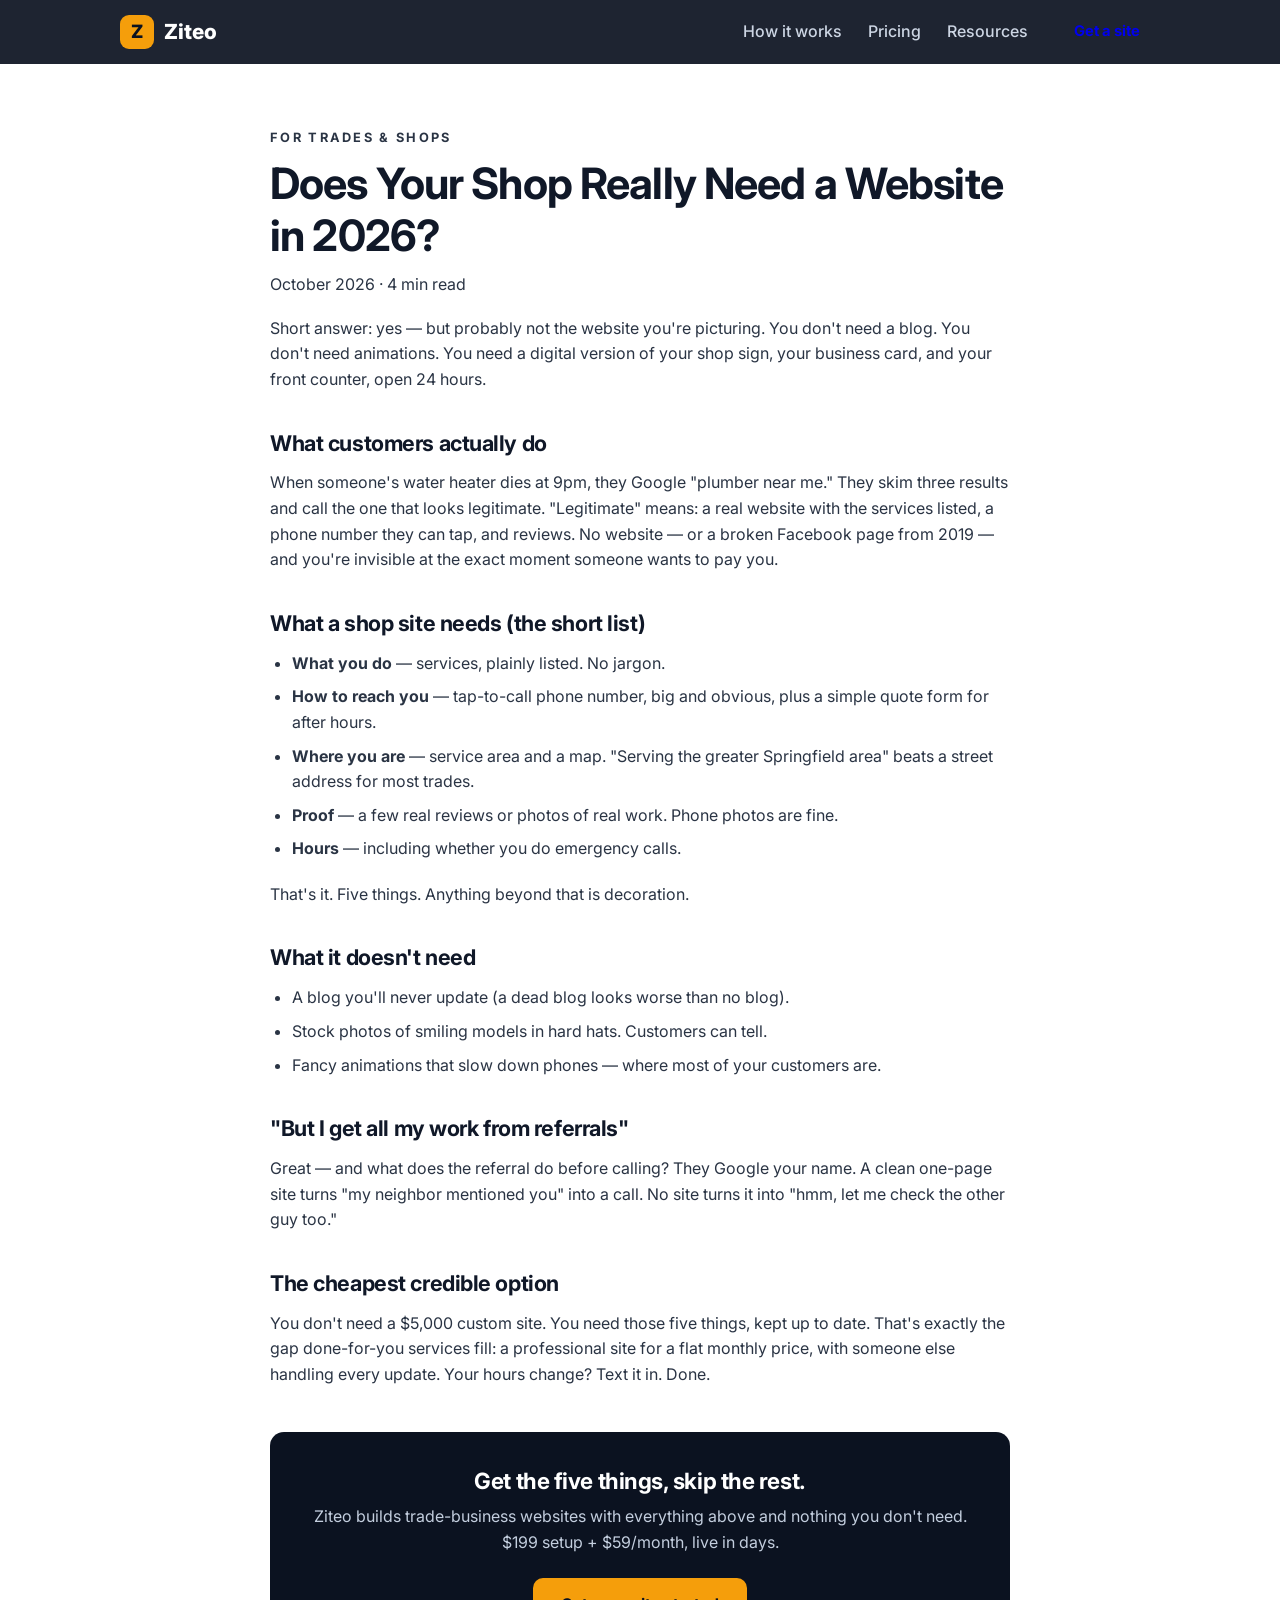
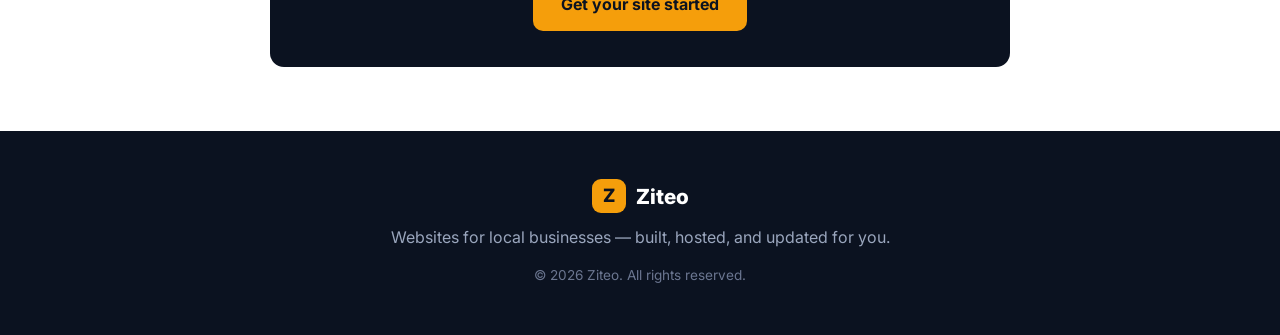
<file: blog/do-shops-need-websites.html>
<!DOCTYPE html>
<html lang="en">
<head>
<script async src="https://www.googletagmanager.com/gtag/js?id=G-GGQE3QSVPQ"></script>
<script>window.dataLayer = window.dataLayer || []; function gtag(){dataLayer.push(arguments);} gtag('js', new Date()); gtag('config', 'G-GGQE3QSVPQ');</script>
  <meta charset="UTF-8">
  <meta name="viewport" content="width=device-width, initial-scale=1.0">
  <title>Does Your Shop Really Need a Website in 2026? — Ziteo</title>
  <meta name="description" content="You're a plumber, electrician, or shop owner — not a blogger. Here's what a trade business website actually needs (and what it doesn't) to bring in customers.">
  <link rel="preconnect" href="https://fonts.googleapis.com">
  <link rel="preconnect" href="https://fonts.gstatic.com" crossorigin>
  <link href="https://fonts.googleapis.com/css2?family=Inter:wght@400;500;600;700;800&display=swap" rel="stylesheet">
  <link rel="stylesheet" href="../styles.css">
  <link rel="icon" href="data:image/svg+xml,<svg xmlns='http://www.w3.org/2000/svg' viewBox='0 0 100 100'><rect width='100' height='100' rx='20' fill='%23f59e0b'/><text x='50' y='68' font-size='58' font-family='sans-serif' font-weight='bold' text-anchor='middle' fill='%230b1220'>Z</text></svg>">
  <script type="application/ld+json">
  {"@context":"https://schema.org","@type":"BlogPosting","headline":"Does Your Shop Really Need a Website in 2026?","datePublished":"2026-10-03","author":{"@type":"Organization","name":"Ziteo","url":"https://tryziteo.com"},"publisher":{"@type":"Organization","name":"Ziteo"}}
  </script>
</head>
<body>
  <header class="nav">
    <div class="container nav-inner">
      <a href="../" class="logo"><span class="logo-mark">Z</span> Ziteo</a>
      <nav class="nav-links" id="navLinks">
        <a href="../#how">How it works</a>
        <a href="../#pricing">Pricing</a>
        <a href="./">Resources</a>
        <a href="../#contact" class="btn btn-sm">Get a site</a>
      </nav>
      <button class="nav-toggle" id="navToggle" aria-label="Menu">&#9776;</button>
    </div>
  </header>

  <article class="post container">
    <p class="eyebrow">For trades &amp; shops</p>
    <h1>Does Your Shop Really Need a Website in 2026?</h1>
    <p class="post-meta">October 2026 · 4 min read</p>

    <p>Short answer: yes — but probably not the website you're picturing. You don't need a blog. You don't need animations. You need a digital version of your shop sign, your business card, and your front counter, open 24 hours.</p>

    <h2>What customers actually do</h2>
    <p>When someone's water heater dies at 9pm, they Google "plumber near me." They skim three results and call the one that looks legitimate. "Legitimate" means: a real website with the services listed, a phone number they can tap, and reviews. No website — or a broken Facebook page from 2019 — and you're invisible at the exact moment someone wants to pay you.</p>

    <h2>What a shop site needs (the short list)</h2>
    <ul>
      <li><strong>What you do</strong> — services, plainly listed. No jargon.</li>
      <li><strong>How to reach you</strong> — tap-to-call phone number, big and obvious, plus a simple quote form for after hours.</li>
      <li><strong>Where you are</strong> — service area and a map. "Serving the greater Springfield area" beats a street address for most trades.</li>
      <li><strong>Proof</strong> — a few real reviews or photos of real work. Phone photos are fine.</li>
      <li><strong>Hours</strong> — including whether you do emergency calls.</li>
    </ul>
    <p>That's it. Five things. Anything beyond that is decoration.</p>

    <h2>What it doesn't need</h2>
    <ul>
      <li>A blog you'll never update (a dead blog looks worse than no blog).</li>
      <li>Stock photos of smiling models in hard hats. Customers can tell.</li>
      <li>Fancy animations that slow down phones — where most of your customers are.</li>
    </ul>

    <h2>"But I get all my work from referrals"</h2>
    <p>Great — and what does the referral do before calling? They Google your name. A clean one-page site turns "my neighbor mentioned you" into a call. No site turns it into "hmm, let me check the other guy too."</p>

    <h2>The cheapest credible option</h2>
    <p>You don't need a $5,000 custom site. You need those five things, kept up to date. That's exactly the gap done-for-you services fill: a professional site for a flat monthly price, with someone else handling every update. Your hours change? Text it in. Done.</p>

    <div class="cta-box">
      <h3>Get the five things, skip the rest.</h3>
      <p>Ziteo builds trade-business websites with everything above and nothing you don't need. $199 setup + $59/month, live in days.</p>
      <a href="../#contact" class="btn btn-primary">Get your site started</a>
    </div>
  </article>

  <footer class="footer">
    <div class="container footer-inner">
      <a href="../" class="logo"><span class="logo-mark">Z</span> Ziteo</a>
      <p>Websites for local businesses — built, hosted, and updated for you.</p>
      <p class="copy">&copy; 2026 Ziteo. All rights reserved.</p>
    </div>
  </footer>
  <script src="../script.js"></script>
</body>
</html>
</file>
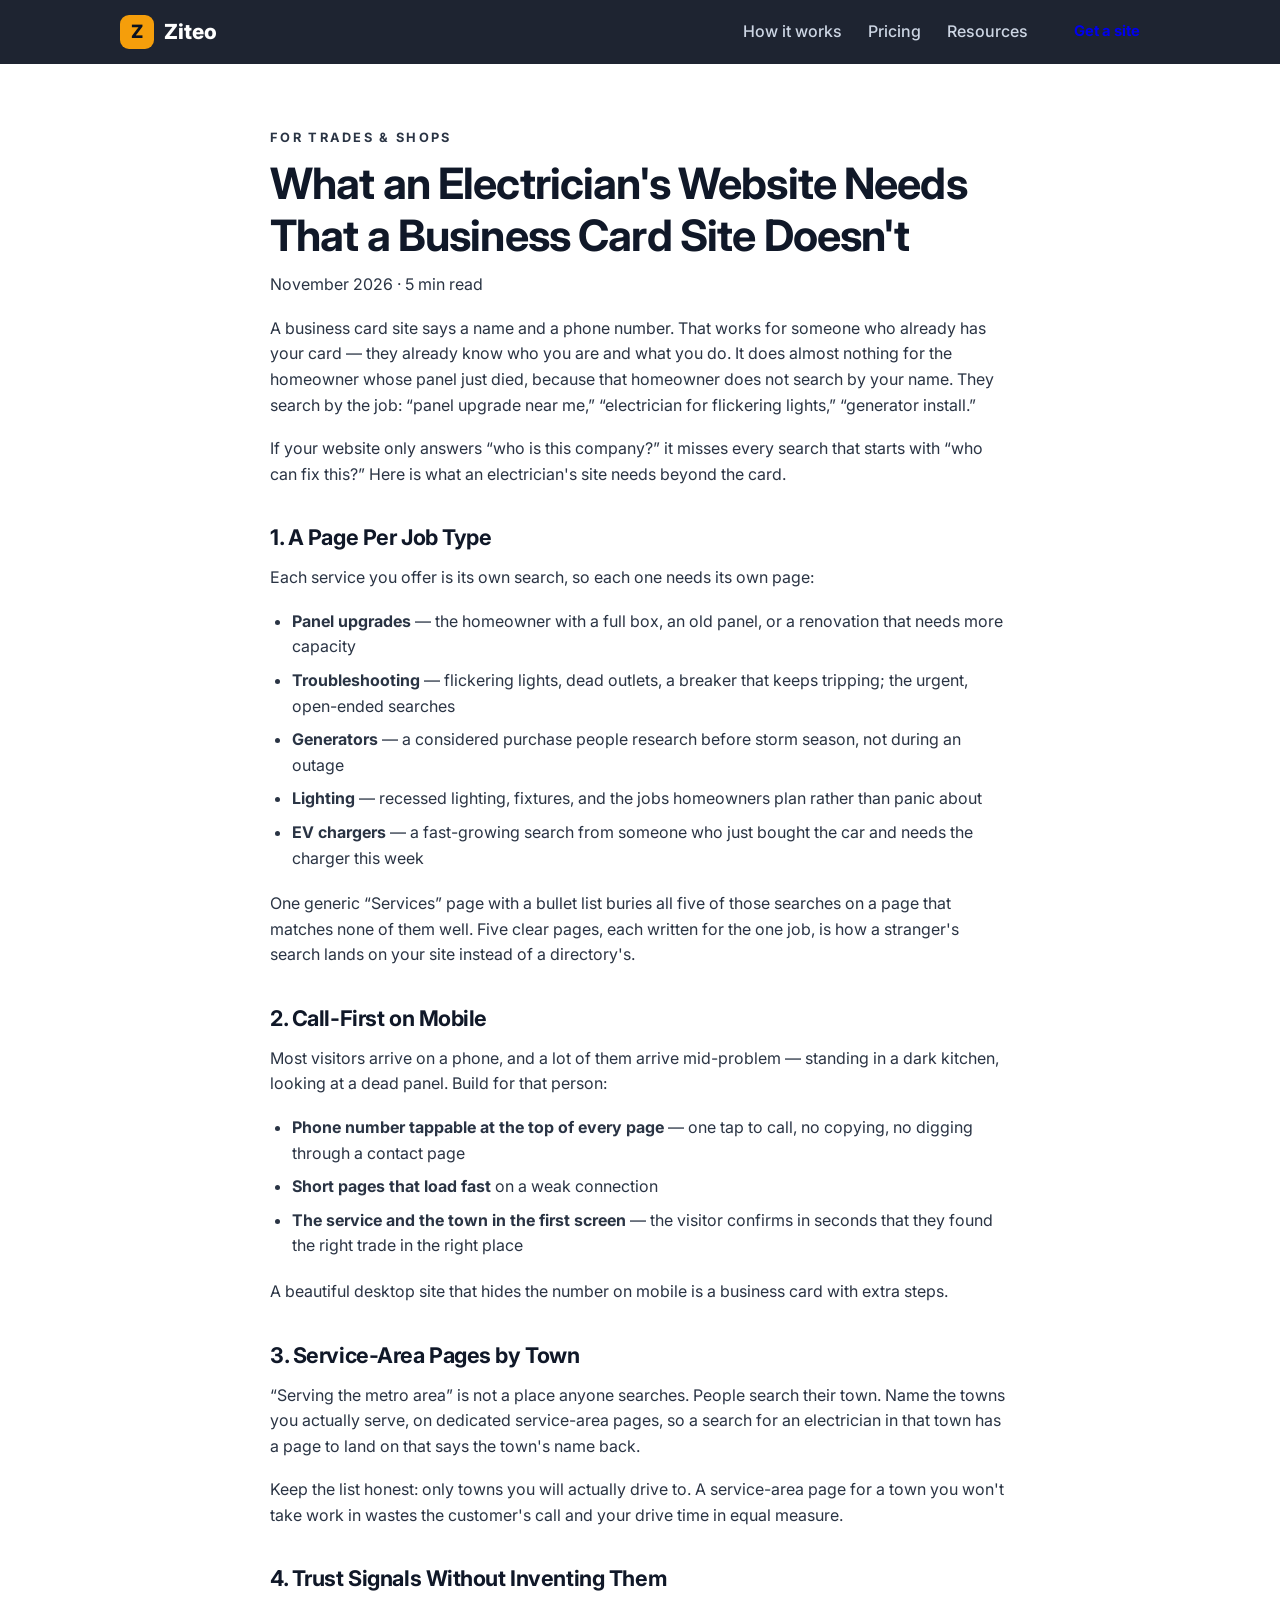
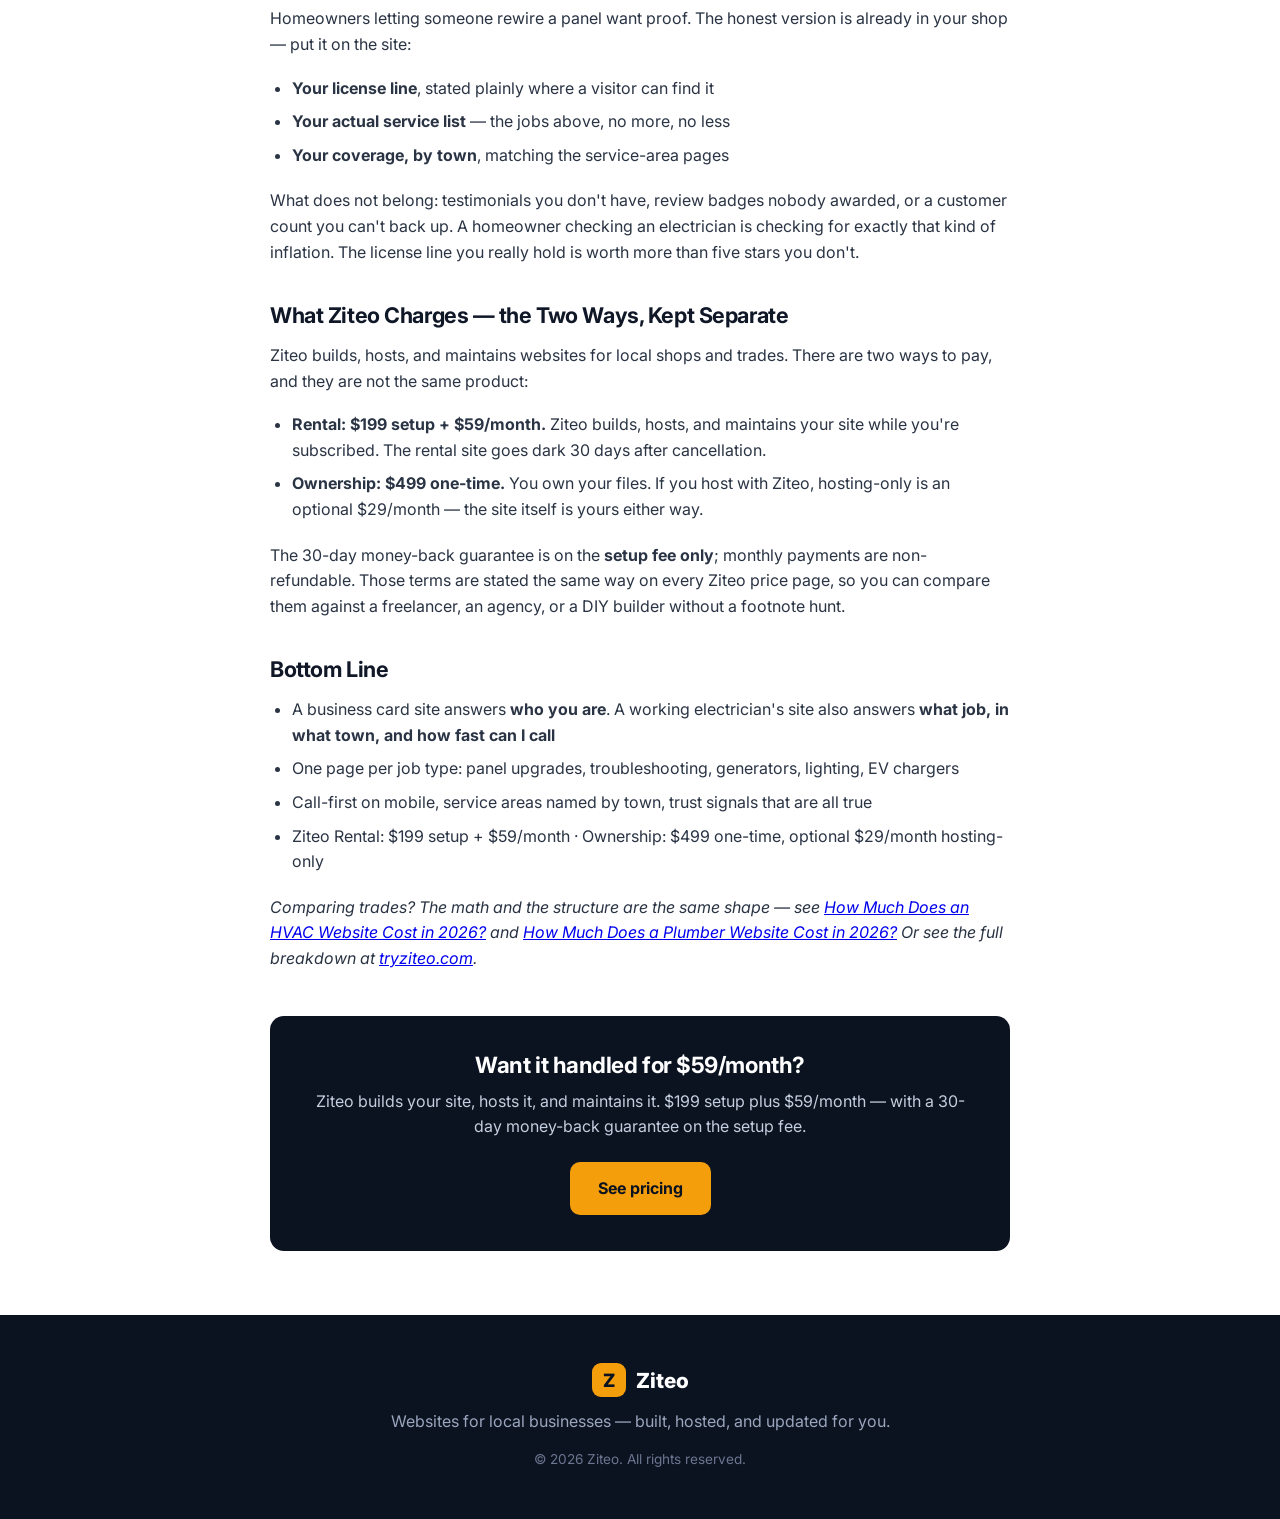
<file: blog/electrician-website-needs.html>
<!DOCTYPE html>
<html lang="en">
<head>
<script async src="https://www.googletagmanager.com/gtag/js?id=G-GGQE3QSVPQ"></script>
<script>window.dataLayer = window.dataLayer || []; function gtag(){dataLayer.push(arguments);} gtag('js', new Date()); gtag('config', 'G-GGQE3QSVPQ');</script>
  <meta charset="UTF-8">
  <meta name="viewport" content="width=device-width, initial-scale=1.0">
  <title>What an Electrician's Website Needs That a Business Card Site Doesn't — Ziteo</title>
  <meta name="description" content="A name and a phone number is a business card, not a website. The pages an electrician actually needs — one per job type, call-first on mobile, service areas by town — and what it costs.">
  <meta property="og:title" content="What an Electrician's Website Needs That a Business Card Site Doesn't — Ziteo">
  <meta property="og:description" content="One page per job type, call-first on mobile, service areas by town — what an electrician's website needs beyond a name and a phone number, and what it costs.">
  <meta property="og:type" content="article">
  <meta property="og:url" content="https://tryziteo.com/blog/electrician-website-needs.html">
  <link rel="preconnect" href="https://fonts.googleapis.com">
  <link rel="preconnect" href="https://fonts.gstatic.com" crossorigin>
  <link href="https://fonts.googleapis.com/css2?family=Inter:wght@400;500;600;700;800&display=swap" rel="stylesheet">
  <link rel="stylesheet" href="../styles.css">
  <link rel="icon" href="data:image/svg+xml,<svg xmlns='http://www.w3.org/2000/svg' viewBox='0 0 100 100'><rect width='100' height='100' rx='20' fill='%23f59e0b'/><text x='50' y='68' font-size='58' font-family='sans-serif' font-weight='bold' text-anchor='middle' fill='%230b1220'>Z</text></svg>">
  <script type="application/ld+json">
  {"@context":"https://schema.org","@type":"BlogPosting","headline":"What an Electrician's Website Needs That a Business Card Site Doesn't","datePublished":"2026-11-01","author":{"@type":"Organization","name":"Ziteo","url":"https://tryziteo.com"},"publisher":{"@type":"Organization","name":"Ziteo"}}
  </script>
</head>
<body>
  <header class="nav">
    <div class="container nav-inner">
      <a href="../" class="logo"><span class="logo-mark">Z</span> Ziteo</a>
      <nav class="nav-links" id="navLinks">
        <a href="../#how">How it works</a>
        <a href="../#pricing">Pricing</a>
        <a href="./">Resources</a>
        <a href="../#contact" class="btn btn-sm">Get a site</a>
      </nav>
      <button class="nav-toggle" id="navToggle" aria-label="Menu">&#9776;</button>
    </div>
  </header>

  <article class="post container">
    <p class="eyebrow">For trades &amp; shops</p>
    <h1>What an Electrician's Website Needs That a Business Card Site Doesn't</h1>
    <p class="post-meta">November 2026 · 5 min read</p>

    <p>A business card site says a name and a phone number. That works for someone who already has your card — they already know who you are and what you do. It does almost nothing for the homeowner whose panel just died, because that homeowner does not search by your name. They search by the job: “panel upgrade near me,” “electrician for flickering lights,” “generator install.”</p>
    <p>If your website only answers “who is this company?” it misses every search that starts with “who can fix this?” Here is what an electrician's site needs beyond the card.</p>

    <h2>1. A Page Per Job Type</h2>
    <p>Each service you offer is its own search, so each one needs its own page:</p>
    <ul>
      <li><strong>Panel upgrades</strong> — the homeowner with a full box, an old panel, or a renovation that needs more capacity</li>
      <li><strong>Troubleshooting</strong> — flickering lights, dead outlets, a breaker that keeps tripping; the urgent, open-ended searches</li>
      <li><strong>Generators</strong> — a considered purchase people research before storm season, not during an outage</li>
      <li><strong>Lighting</strong> — recessed lighting, fixtures, and the jobs homeowners plan rather than panic about</li>
      <li><strong>EV chargers</strong> — a fast-growing search from someone who just bought the car and needs the charger this week</li>
    </ul>
    <p>One generic “Services” page with a bullet list buries all five of those searches on a page that matches none of them well. Five clear pages, each written for the one job, is how a stranger's search lands on your site instead of a directory's.</p>

    <h2>2. Call-First on Mobile</h2>
    <p>Most visitors arrive on a phone, and a lot of them arrive mid-problem — standing in a dark kitchen, looking at a dead panel. Build for that person:</p>
    <ul>
      <li><strong>Phone number tappable at the top of every page</strong> — one tap to call, no copying, no digging through a contact page</li>
      <li><strong>Short pages that load fast</strong> on a weak connection</li>
      <li><strong>The service and the town in the first screen</strong> — the visitor confirms in seconds that they found the right trade in the right place</li>
    </ul>
    <p>A beautiful desktop site that hides the number on mobile is a business card with extra steps.</p>

    <h2>3. Service-Area Pages by Town</h2>
    <p>“Serving the metro area” is not a place anyone searches. People search their town. Name the towns you actually serve, on dedicated service-area pages, so a search for an electrician in that town has a page to land on that says the town's name back.</p>
    <p>Keep the list honest: only towns you will actually drive to. A service-area page for a town you won't take work in wastes the customer's call and your drive time in equal measure.</p>

    <h2>4. Trust Signals Without Inventing Them</h2>
    <p>Homeowners letting someone rewire a panel want proof. The honest version is already in your shop — put it on the site:</p>
    <ul>
      <li><strong>Your license line</strong>, stated plainly where a visitor can find it</li>
      <li><strong>Your actual service list</strong> — the jobs above, no more, no less</li>
      <li><strong>Your coverage, by town</strong>, matching the service-area pages</li>
    </ul>
    <p>What does not belong: testimonials you don't have, review badges nobody awarded, or a customer count you can't back up. A homeowner checking an electrician is checking for exactly that kind of inflation. The license line you really hold is worth more than five stars you don't.</p>

    <h2>What Ziteo Charges — the Two Ways, Kept Separate</h2>
    <p>Ziteo builds, hosts, and maintains websites for local shops and trades. There are two ways to pay, and they are not the same product:</p>
    <ul>
      <li><strong>Rental: $199 setup + $59/month.</strong> Ziteo builds, hosts, and maintains your site while you're subscribed. The rental site goes dark 30 days after cancellation.</li>
      <li><strong>Ownership: $499 one-time.</strong> You own your files. If you host with Ziteo, hosting-only is an optional $29/month — the site itself is yours either way.</li>
    </ul>
    <p>The 30-day money-back guarantee is on the <strong>setup fee only</strong>; monthly payments are non-refundable. Those terms are stated the same way on every Ziteo price page, so you can compare them against a freelancer, an agency, or a DIY builder without a footnote hunt.</p>

    <h2>Bottom Line</h2>
    <ul>
      <li>A business card site answers <strong>who you are</strong>. A working electrician's site also answers <strong>what job, in what town, and how fast can I call</strong></li>
      <li>One page per job type: panel upgrades, troubleshooting, generators, lighting, EV chargers</li>
      <li>Call-first on mobile, service areas named by town, trust signals that are all true</li>
      <li>Ziteo Rental: $199 setup + $59/month · Ownership: $499 one-time, optional $29/month hosting-only</li>
    </ul>
    <p><em>Comparing trades? The math and the structure are the same shape — see <a href="hvac-website-cost.html">How Much Does an HVAC Website Cost in 2026?</a> and <a href="plumber-website-cost.html">How Much Does a Plumber Website Cost in 2026?</a> Or see the full breakdown at <a href="../">tryziteo.com</a>.</em></p>

    <div class="cta-box">
      <h3>Want it handled for $59/month?</h3>
      <p>Ziteo builds your site, hosts it, and maintains it. $199 setup plus $59/month — with a 30-day money-back guarantee on the setup fee.</p>
      <a href="../#pricing" class="btn btn-primary">See pricing</a>
    </div>
  </article>

  <footer class="footer">
    <div class="container footer-inner">
      <a href="../" class="logo"><span class="logo-mark">Z</span> Ziteo</a>
      <p>Websites for local businesses — built, hosted, and updated for you.</p>
      <p class="copy">&copy; 2026 Ziteo. All rights reserved.</p>
    </div>
  </footer>
  <script src="../script.js"></script>
</body>
</html>
</file>
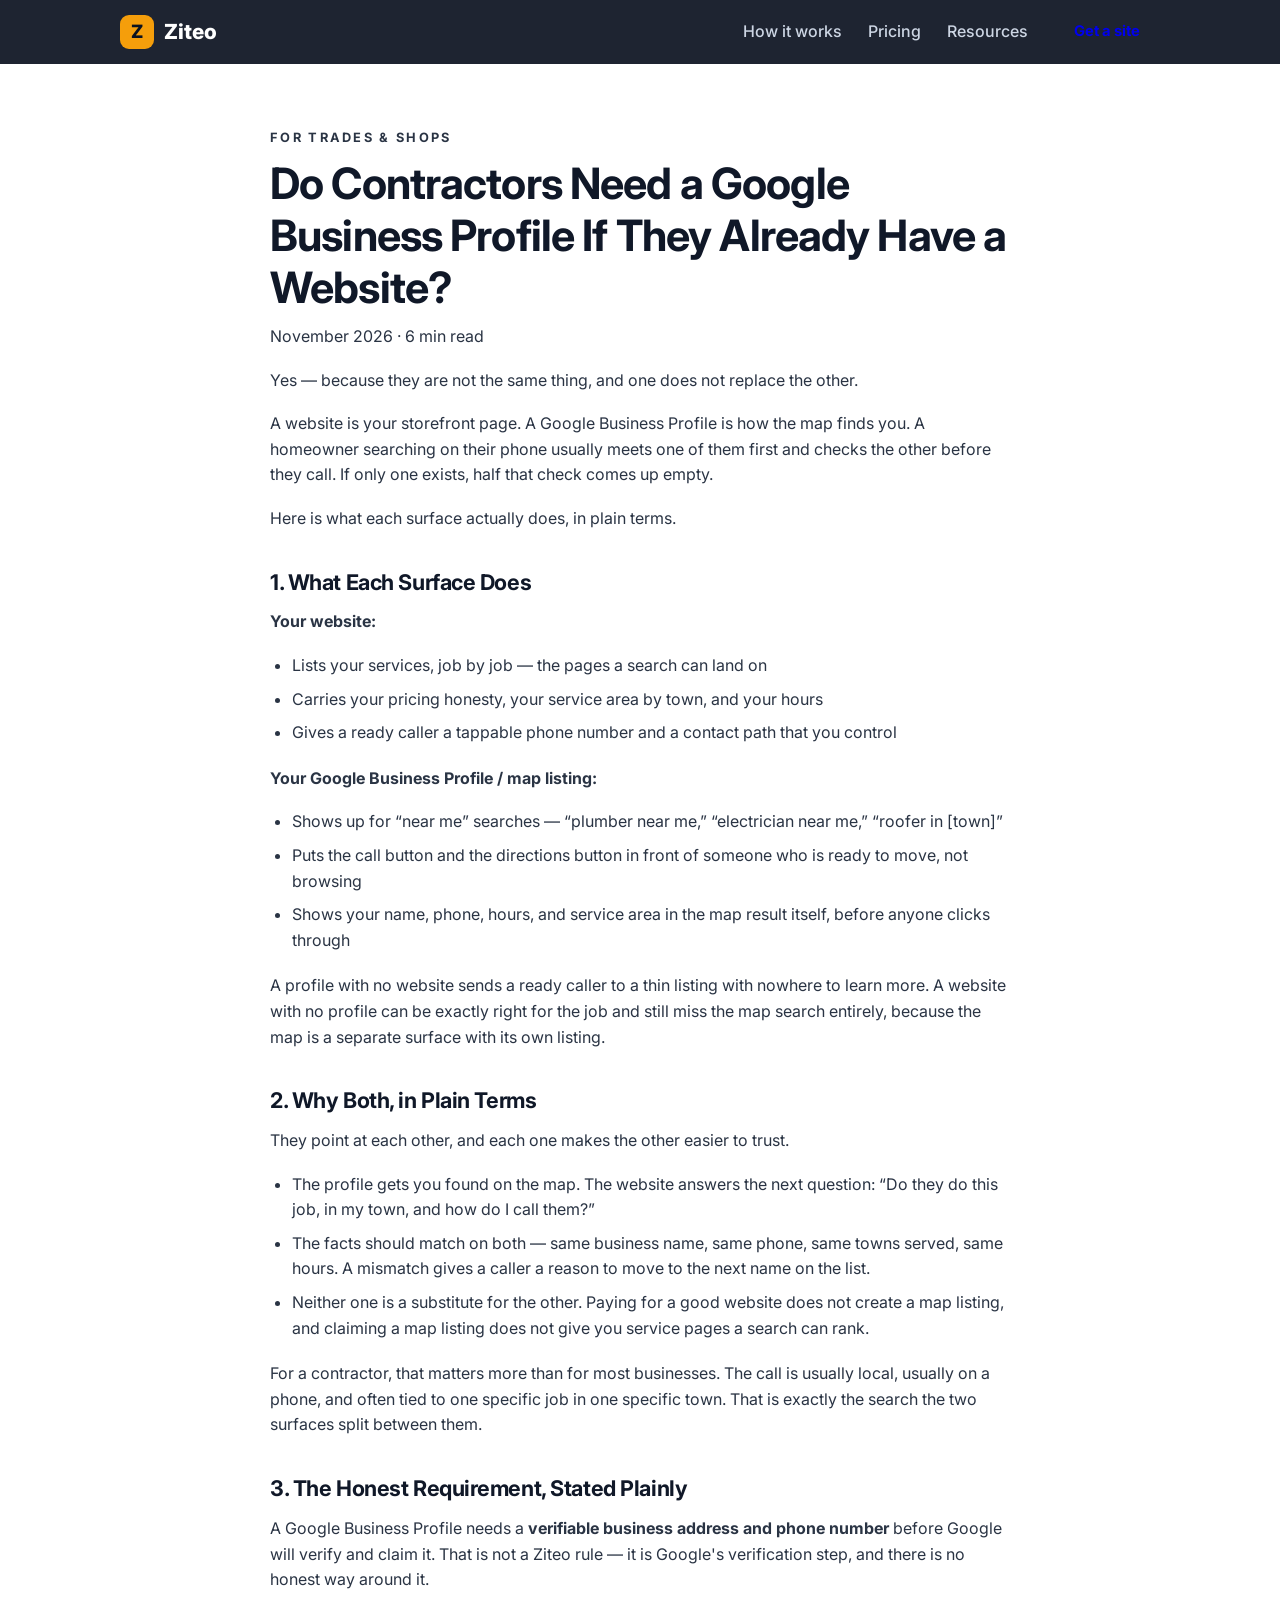
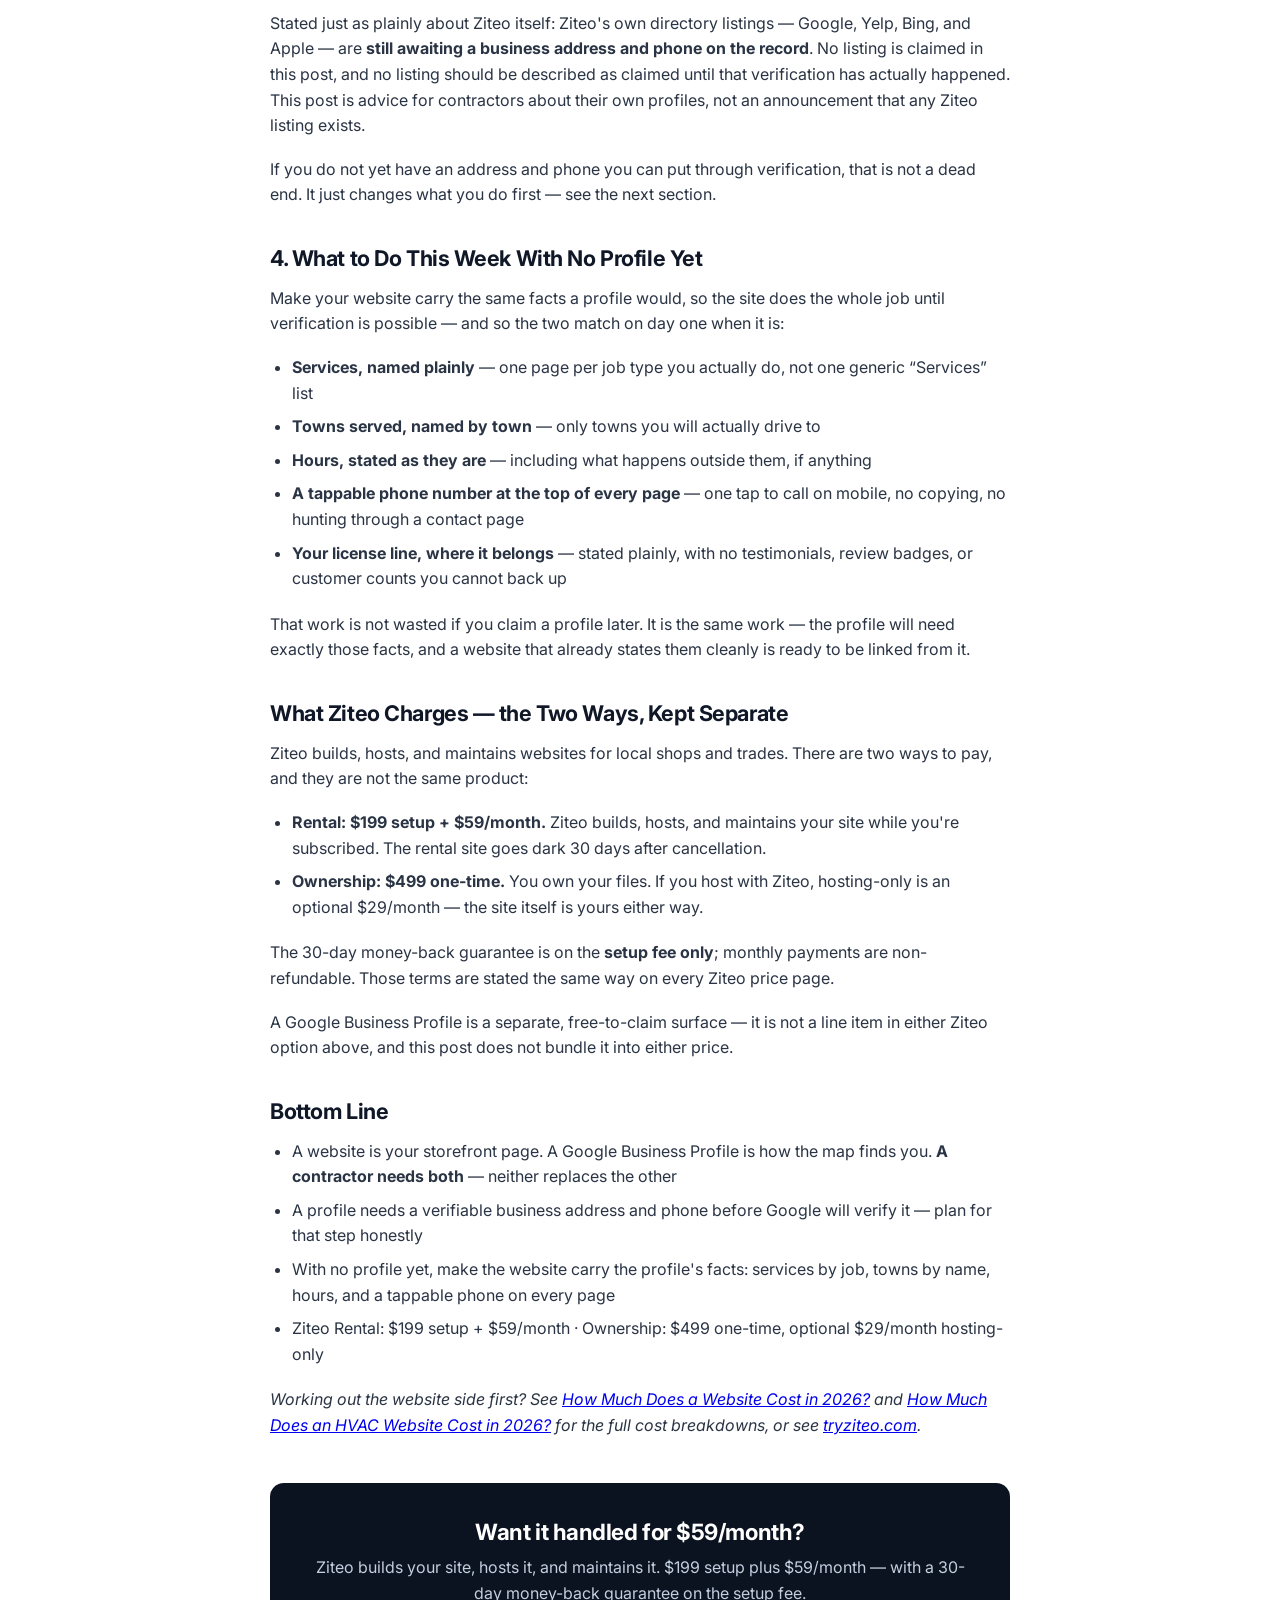
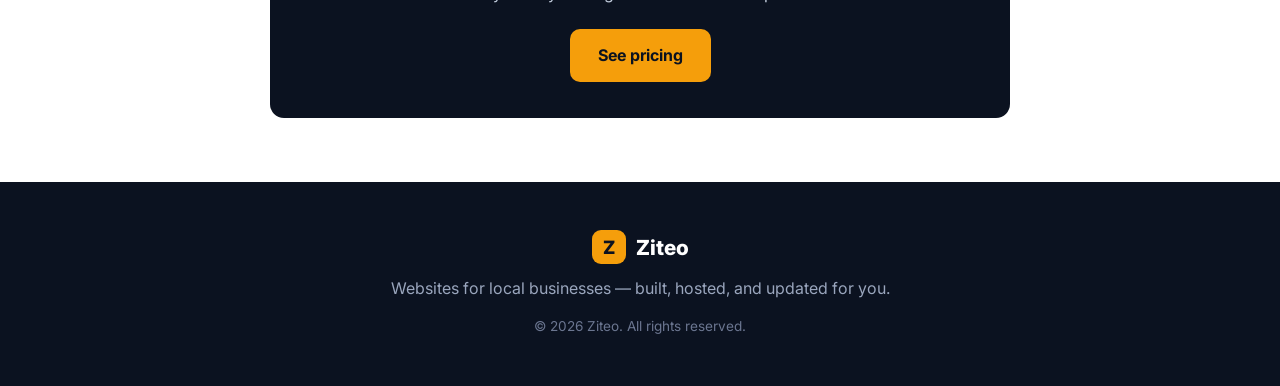
<file: blog/google-business-profile.html>
<!DOCTYPE html>
<html lang="en">
<head>
<script async src="https://www.googletagmanager.com/gtag/js?id=G-GGQE3QSVPQ"></script>
<script>window.dataLayer = window.dataLayer || []; function gtag(){dataLayer.push(arguments);} gtag('js', new Date()); gtag('config', 'G-GGQE3QSVPQ');</script>
  <meta charset="UTF-8">
  <meta name="viewport" content="width=device-width, initial-scale=1.0">
  <title>Do Contractors Need a Google Business Profile If They Already Have a Website? — Ziteo</title>
  <meta name="description" content="A website and a Google Business Profile do different jobs. What each one does, why a contractor needs both, the address and phone verification Google requires, and what to do on your website this week while you wait.">
  <meta property="og:title" content="Do Contractors Need a Google Business Profile If They Already Have a Website? — Ziteo">
  <meta property="og:description" content="A website is your storefront page; a Google Business Profile is how the map finds you. Why a contractor needs both — and what to do on your website while you wait.">
  <meta property="og:type" content="article">
  <meta property="og:url" content="https://tryziteo.com/blog/google-business-profile.html">
  <link rel="preconnect" href="https://fonts.googleapis.com">
  <link rel="preconnect" href="https://fonts.gstatic.com" crossorigin>
  <link href="https://fonts.googleapis.com/css2?family=Inter:wght@400;500;600;700;800&display=swap" rel="stylesheet">
  <link rel="stylesheet" href="../styles.css">
  <link rel="icon" href="data:image/svg+xml,<svg xmlns='http://www.w3.org/2000/svg' viewBox='0 0 100 100'><rect width='100' height='100' rx='20' fill='%23f59e0b'/><text x='50' y='68' font-size='58' font-family='sans-serif' font-weight='bold' text-anchor='middle' fill='%230b1220'>Z</text></svg>">
  <script type="application/ld+json">
  {"@context":"https://schema.org","@type":"BlogPosting","headline":"Do Contractors Need a Google Business Profile If They Already Have a Website?","datePublished":"2026-11-08","author":{"@type":"Organization","name":"Ziteo","url":"https://tryziteo.com"},"publisher":{"@type":"Organization","name":"Ziteo"}}
  </script>
</head>
<body>
  <header class="nav">
    <div class="container nav-inner">
      <a href="../" class="logo"><span class="logo-mark">Z</span> Ziteo</a>
      <nav class="nav-links" id="navLinks">
        <a href="../#how">How it works</a>
        <a href="../#pricing">Pricing</a>
        <a href="./">Resources</a>
        <a href="../#contact" class="btn btn-sm">Get a site</a>
      </nav>
      <button class="nav-toggle" id="navToggle" aria-label="Menu">&#9776;</button>
    </div>
  </header>

  <article class="post container">
    <p class="eyebrow">For trades &amp; shops</p>
    <h1>Do Contractors Need a Google Business Profile If They Already Have a Website?</h1>
    <p class="post-meta">November 2026 · 6 min read</p>

    <p>Yes — because they are not the same thing, and one does not replace the other.</p>
    <p>A website is your storefront page. A Google Business Profile is how the map finds you. A homeowner searching on their phone usually meets one of them first and checks the other before they call. If only one exists, half that check comes up empty.</p>
    <p>Here is what each surface actually does, in plain terms.</p>

    <h2>1. What Each Surface Does</h2>
    <p><strong>Your website:</strong></p>
    <ul>
      <li>Lists your services, job by job — the pages a search can land on</li>
      <li>Carries your pricing honesty, your service area by town, and your hours</li>
      <li>Gives a ready caller a tappable phone number and a contact path that you control</li>
    </ul>
    <p><strong>Your Google Business Profile / map listing:</strong></p>
    <ul>
      <li>Shows up for “near me” searches — “plumber near me,” “electrician near me,” “roofer in [town]”</li>
      <li>Puts the call button and the directions button in front of someone who is ready to move, not browsing</li>
      <li>Shows your name, phone, hours, and service area in the map result itself, before anyone clicks through</li>
    </ul>
    <p>A profile with no website sends a ready caller to a thin listing with nowhere to learn more. A website with no profile can be exactly right for the job and still miss the map search entirely, because the map is a separate surface with its own listing.</p>

    <h2>2. Why Both, in Plain Terms</h2>
    <p>They point at each other, and each one makes the other easier to trust.</p>
    <ul>
      <li>The profile gets you found on the map. The website answers the next question: “Do they do this job, in my town, and how do I call them?”</li>
      <li>The facts should match on both — same business name, same phone, same towns served, same hours. A mismatch gives a caller a reason to move to the next name on the list.</li>
      <li>Neither one is a substitute for the other. Paying for a good website does not create a map listing, and claiming a map listing does not give you service pages a search can rank.</li>
    </ul>
    <p>For a contractor, that matters more than for most businesses. The call is usually local, usually on a phone, and often tied to one specific job in one specific town. That is exactly the search the two surfaces split between them.</p>

    <h2>3. The Honest Requirement, Stated Plainly</h2>
    <p>A Google Business Profile needs a <strong>verifiable business address and phone number</strong> before Google will verify and claim it. That is not a Ziteo rule — it is Google's verification step, and there is no honest way around it.</p>
    <p>Stated just as plainly about Ziteo itself: Ziteo's own directory listings — Google, Yelp, Bing, and Apple — are <strong>still awaiting a business address and phone on the record</strong>. No listing is claimed in this post, and no listing should be described as claimed until that verification has actually happened. This post is advice for contractors about their own profiles, not an announcement that any Ziteo listing exists.</p>
    <p>If you do not yet have an address and phone you can put through verification, that is not a dead end. It just changes what you do first — see the next section.</p>

    <h2>4. What to Do This Week With No Profile Yet</h2>
    <p>Make your website carry the same facts a profile would, so the site does the whole job until verification is possible — and so the two match on day one when it is:</p>
    <ul>
      <li><strong>Services, named plainly</strong> — one page per job type you actually do, not one generic “Services” list</li>
      <li><strong>Towns served, named by town</strong> — only towns you will actually drive to</li>
      <li><strong>Hours, stated as they are</strong> — including what happens outside them, if anything</li>
      <li><strong>A tappable phone number at the top of every page</strong> — one tap to call on mobile, no copying, no hunting through a contact page</li>
      <li><strong>Your license line, where it belongs</strong> — stated plainly, with no testimonials, review badges, or customer counts you cannot back up</li>
    </ul>
    <p>That work is not wasted if you claim a profile later. It is the same work — the profile will need exactly those facts, and a website that already states them cleanly is ready to be linked from it.</p>

    <h2>What Ziteo Charges — the Two Ways, Kept Separate</h2>
    <p>Ziteo builds, hosts, and maintains websites for local shops and trades. There are two ways to pay, and they are not the same product:</p>
    <ul>
      <li><strong>Rental: $199 setup + $59/month.</strong> Ziteo builds, hosts, and maintains your site while you're subscribed. The rental site goes dark 30 days after cancellation.</li>
      <li><strong>Ownership: $499 one-time.</strong> You own your files. If you host with Ziteo, hosting-only is an optional $29/month — the site itself is yours either way.</li>
    </ul>
    <p>The 30-day money-back guarantee is on the <strong>setup fee only</strong>; monthly payments are non-refundable. Those terms are stated the same way on every Ziteo price page.</p>
    <p>A Google Business Profile is a separate, free-to-claim surface — it is not a line item in either Ziteo option above, and this post does not bundle it into either price.</p>

    <h2>Bottom Line</h2>
    <ul>
      <li>A website is your storefront page. A Google Business Profile is how the map finds you. <strong>A contractor needs both</strong> — neither replaces the other</li>
      <li>A profile needs a verifiable business address and phone before Google will verify it — plan for that step honestly</li>
      <li>With no profile yet, make the website carry the profile's facts: services by job, towns by name, hours, and a tappable phone on every page</li>
      <li>Ziteo Rental: $199 setup + $59/month · Ownership: $499 one-time, optional $29/month hosting-only</li>
    </ul>
    <p><em>Working out the website side first? See <a href="website-cost-2026.html">How Much Does a Website Cost in 2026?</a> and <a href="hvac-website-cost.html">How Much Does an HVAC Website Cost in 2026?</a> for the full cost breakdowns, or see <a href="../">tryziteo.com</a>.</em></p>

    <div class="cta-box">
      <h3>Want it handled for $59/month?</h3>
      <p>Ziteo builds your site, hosts it, and maintains it. $199 setup plus $59/month — with a 30-day money-back guarantee on the setup fee.</p>
      <a href="../#pricing" class="btn btn-primary">See pricing</a>
    </div>
  </article>

  <footer class="footer">
    <div class="container footer-inner">
      <a href="../" class="logo"><span class="logo-mark">Z</span> Ziteo</a>
      <p>Websites for local businesses — built, hosted, and updated for you.</p>
      <p class="copy">&copy; 2026 Ziteo. All rights reserved.</p>
    </div>
  </footer>
  <script src="../script.js"></script>
</body>
</html>
</file>
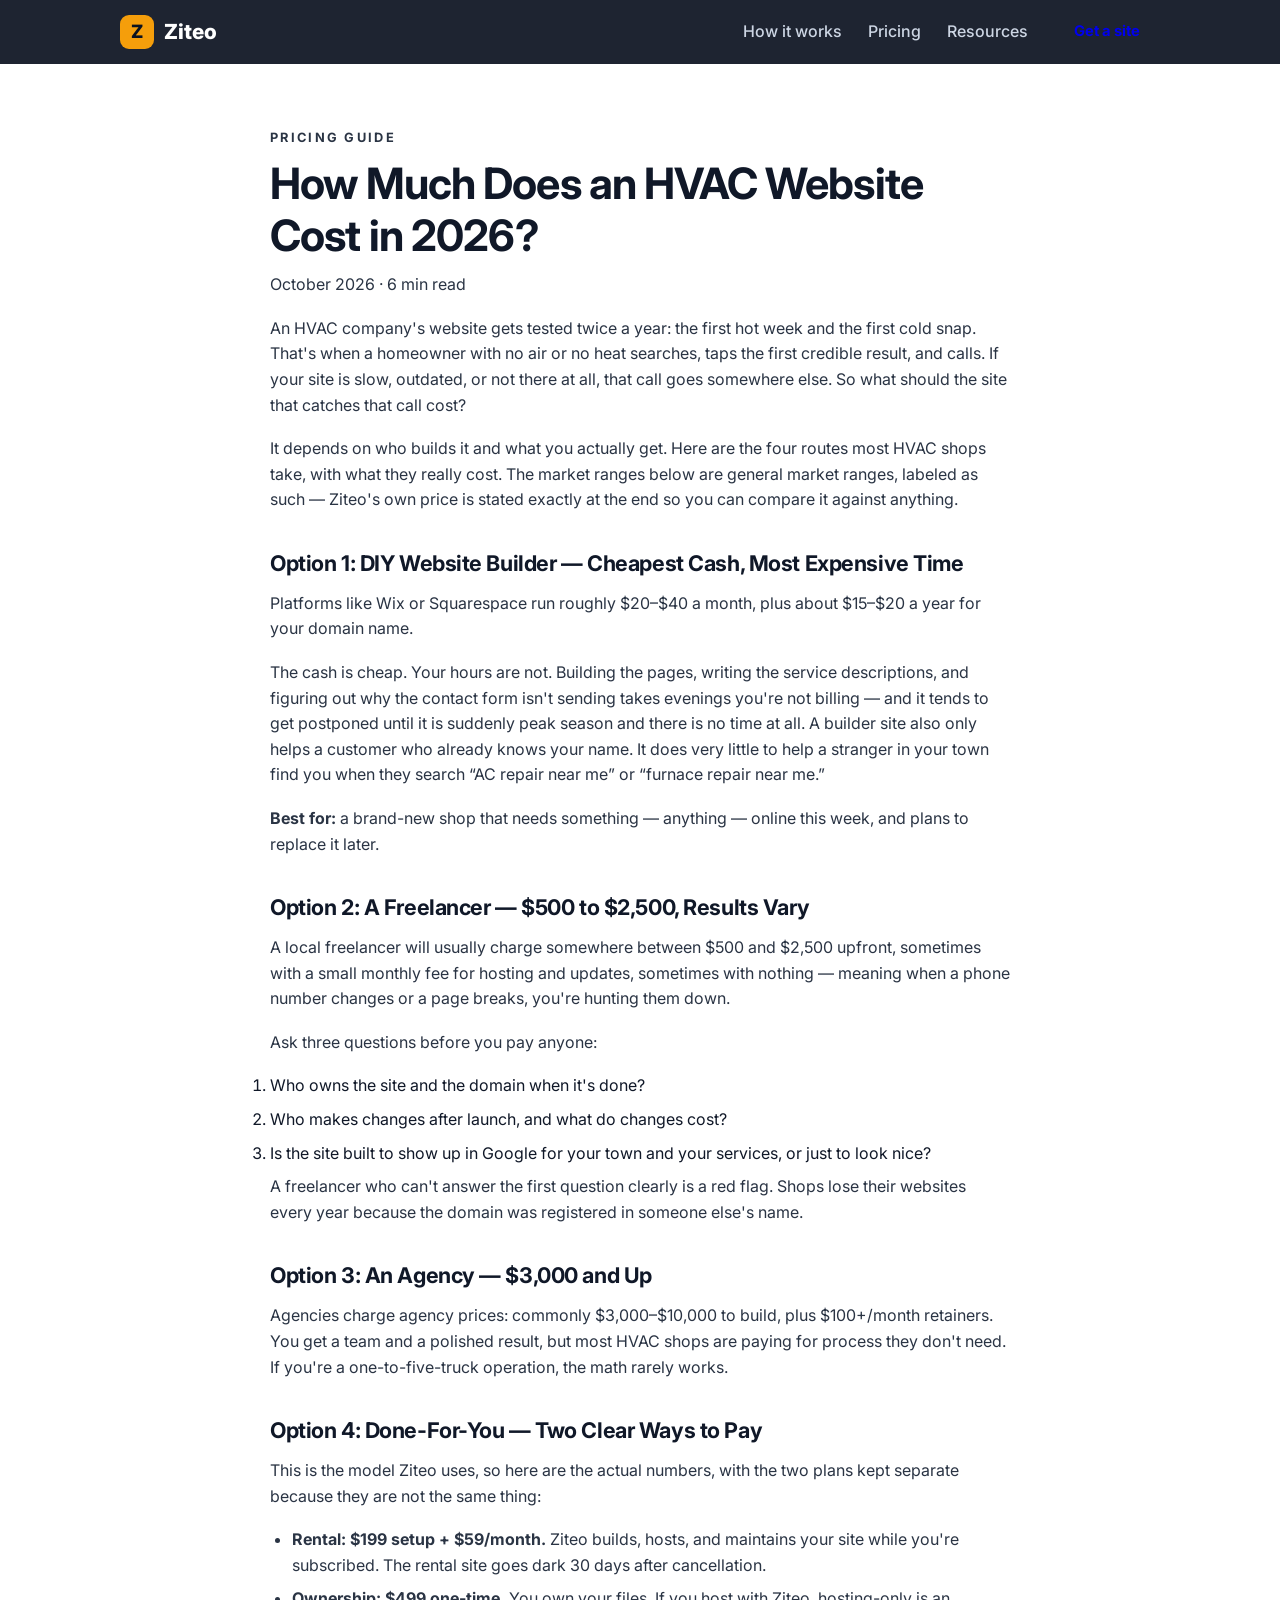
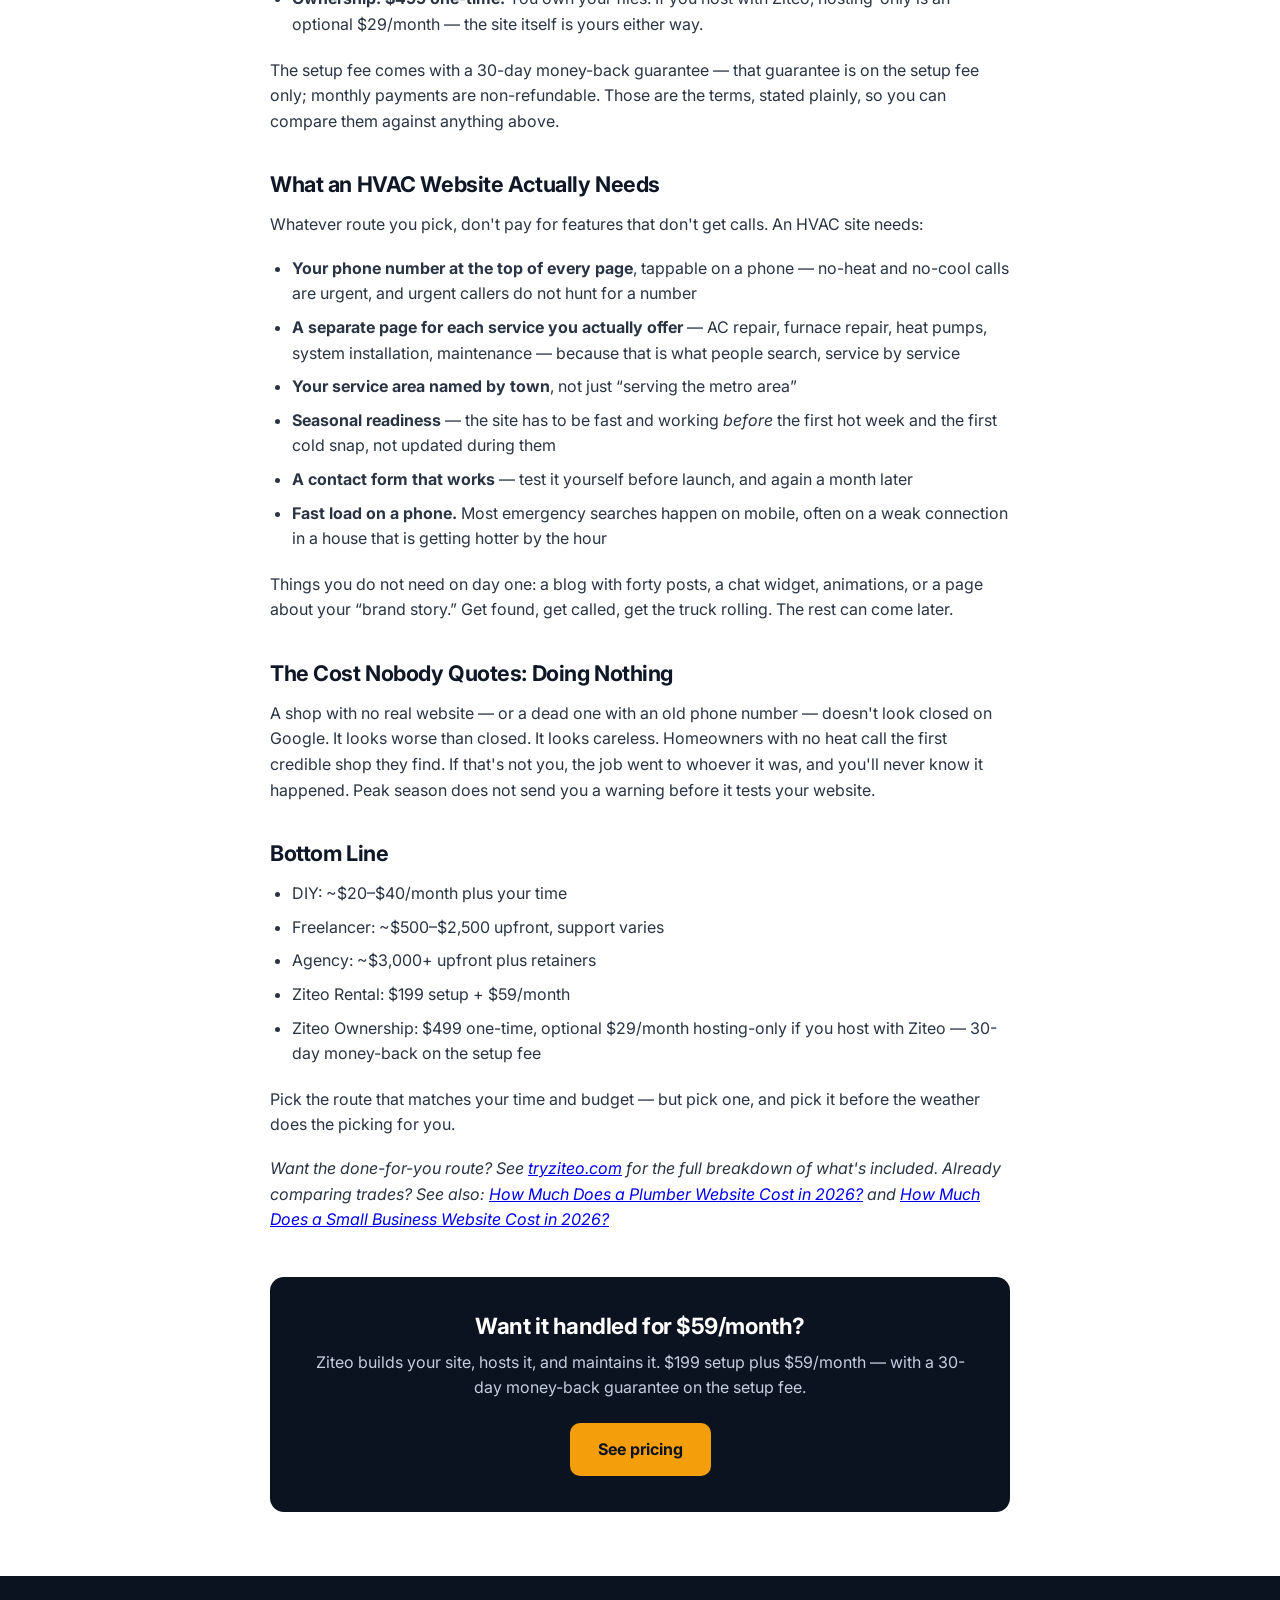
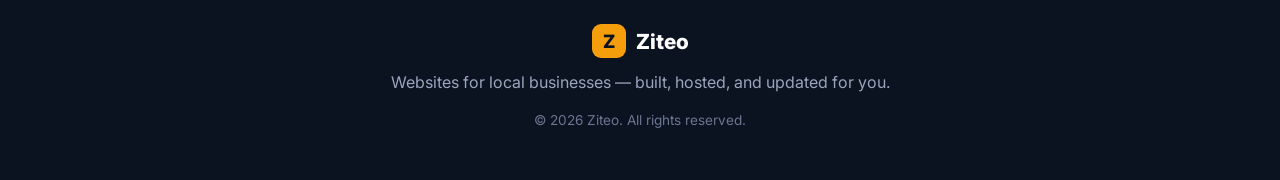
<file: blog/hvac-website-cost.html>
<!DOCTYPE html>
<html lang="en">
<head>
<script async src="https://www.googletagmanager.com/gtag/js?id=G-GGQE3QSVPQ"></script>
<script>window.dataLayer = window.dataLayer || []; function gtag(){dataLayer.push(arguments);} gtag('js', new Date()); gtag('config', 'G-GGQE3QSVPQ');</script>
  <meta charset="UTF-8">
  <meta name="viewport" content="width=device-width, initial-scale=1.0">
  <title>How Much Does an HVAC Website Cost in 2026? — Ziteo</title>
  <meta name="description" content="HVAC website costs broken down honestly — DIY builders, freelancers, agencies, and a done-for-you option — plus what a heating and cooling site actually needs to get calls in peak season.">
  <meta property="og:title" content="How Much Does an HVAC Website Cost in 2026? — Ziteo">
  <meta property="og:description" content="DIY, freelancer, agency, or done-for-you — what an HVAC website really costs in 2026, and what it actually needs to get calls in peak season.">
  <meta property="og:type" content="article">
  <meta property="og:url" content="https://tryziteo.com/blog/hvac-website-cost.html">
  <link rel="preconnect" href="https://fonts.googleapis.com">
  <link rel="preconnect" href="https://fonts.gstatic.com" crossorigin>
  <link href="https://fonts.googleapis.com/css2?family=Inter:wght@400;500;600;700;800&display=swap" rel="stylesheet">
  <link rel="stylesheet" href="../styles.css">
  <link rel="icon" href="data:image/svg+xml,<svg xmlns='http://www.w3.org/2000/svg' viewBox='0 0 100 100'><rect width='100' height='100' rx='20' fill='%23f59e0b'/><text x='50' y='68' font-size='58' font-family='sans-serif' font-weight='bold' text-anchor='middle' fill='%230b1220'>Z</text></svg>">
  <script type="application/ld+json">
  {"@context":"https://schema.org","@type":"BlogPosting","headline":"How Much Does an HVAC Website Cost in 2026?","datePublished":"2026-10-23","author":{"@type":"Organization","name":"Ziteo","url":"https://tryziteo.com"},"publisher":{"@type":"Organization","name":"Ziteo"}}
  </script>
</head>
<body>
  <header class="nav">
    <div class="container nav-inner">
      <a href="../" class="logo"><span class="logo-mark">Z</span> Ziteo</a>
      <nav class="nav-links" id="navLinks">
        <a href="../#how">How it works</a>
        <a href="../#pricing">Pricing</a>
        <a href="./">Resources</a>
        <a href="../#contact" class="btn btn-sm">Get a site</a>
      </nav>
      <button class="nav-toggle" id="navToggle" aria-label="Menu">&#9776;</button>
    </div>
  </header>

  <article class="post container">
    <p class="eyebrow">Pricing guide</p>
    <h1>How Much Does an HVAC Website Cost in 2026?</h1>
    <p class="post-meta">October 2026 · 6 min read</p>

    <p>An HVAC company's website gets tested twice a year: the first hot week and the first cold snap. That's when a homeowner with no air or no heat searches, taps the first credible result, and calls. If your site is slow, outdated, or not there at all, that call goes somewhere else. So what should the site that catches that call cost?</p>
    <p>It depends on who builds it and what you actually get. Here are the four routes most HVAC shops take, with what they really cost. The market ranges below are general market ranges, labeled as such — Ziteo's own price is stated exactly at the end so you can compare it against anything.</p>

    <h2>Option 1: DIY Website Builder — Cheapest Cash, Most Expensive Time</h2>
    <p>Platforms like Wix or Squarespace run roughly $20–$40 a month, plus about $15–$20 a year for your domain name.</p>
    <p>The cash is cheap. Your hours are not. Building the pages, writing the service descriptions, and figuring out why the contact form isn't sending takes evenings you're not billing — and it tends to get postponed until it is suddenly peak season and there is no time at all. A builder site also only helps a customer who already knows your name. It does very little to help a stranger in your town find you when they search “AC repair near me” or “furnace repair near me.”</p>
    <p><strong>Best for:</strong> a brand-new shop that needs something — anything — online this week, and plans to replace it later.</p>

    <h2>Option 2: A Freelancer — $500 to $2,500, Results Vary</h2>
    <p>A local freelancer will usually charge somewhere between $500 and $2,500 upfront, sometimes with a small monthly fee for hosting and updates, sometimes with nothing — meaning when a phone number changes or a page breaks, you're hunting them down.</p>
    <p>Ask three questions before you pay anyone:</p>
    <ol>
      <li>Who owns the site and the domain when it's done?</li>
      <li>Who makes changes after launch, and what do changes cost?</li>
      <li>Is the site built to show up in Google for your town and your services, or just to look nice?</li>
    </ol>
    <p>A freelancer who can't answer the first question clearly is a red flag. Shops lose their websites every year because the domain was registered in someone else's name.</p>

    <h2>Option 3: An Agency — $3,000 and Up</h2>
    <p>Agencies charge agency prices: commonly $3,000–$10,000 to build, plus $100+/month retainers. You get a team and a polished result, but most HVAC shops are paying for process they don't need. If you're a one-to-five-truck operation, the math rarely works.</p>

    <h2>Option 4: Done-For-You — Two Clear Ways to Pay</h2>
    <p>This is the model Ziteo uses, so here are the actual numbers, with the two plans kept separate because they are not the same thing:</p>
    <ul>
      <li><strong>Rental: $199 setup + $59/month.</strong> Ziteo builds, hosts, and maintains your site while you're subscribed. The rental site goes dark 30 days after cancellation.</li>
      <li><strong>Ownership: $499 one-time.</strong> You own your files. If you host with Ziteo, hosting-only is an optional $29/month — the site itself is yours either way.</li>
    </ul>
    <p>The setup fee comes with a 30-day money-back guarantee — that guarantee is on the setup fee only; monthly payments are non-refundable. Those are the terms, stated plainly, so you can compare them against anything above.</p>

    <h2>What an HVAC Website Actually Needs</h2>
    <p>Whatever route you pick, don't pay for features that don't get calls. An HVAC site needs:</p>
    <ul>
      <li><strong>Your phone number at the top of every page</strong>, tappable on a phone — no-heat and no-cool calls are urgent, and urgent callers do not hunt for a number</li>
      <li><strong>A separate page for each service you actually offer</strong> — AC repair, furnace repair, heat pumps, system installation, maintenance — because that is what people search, service by service</li>
      <li><strong>Your service area named by town</strong>, not just “serving the metro area”</li>
      <li><strong>Seasonal readiness</strong> — the site has to be fast and working <em>before</em> the first hot week and the first cold snap, not updated during them</li>
      <li><strong>A contact form that works</strong> — test it yourself before launch, and again a month later</li>
      <li><strong>Fast load on a phone.</strong> Most emergency searches happen on mobile, often on a weak connection in a house that is getting hotter by the hour</li>
    </ul>
    <p>Things you do not need on day one: a blog with forty posts, a chat widget, animations, or a page about your “brand story.” Get found, get called, get the truck rolling. The rest can come later.</p>

    <h2>The Cost Nobody Quotes: Doing Nothing</h2>
    <p>A shop with no real website — or a dead one with an old phone number — doesn't look closed on Google. It looks worse than closed. It looks careless. Homeowners with no heat call the first credible shop they find. If that's not you, the job went to whoever it was, and you'll never know it happened. Peak season does not send you a warning before it tests your website.</p>

    <h2>Bottom Line</h2>
    <ul>
      <li>DIY: ~$20–$40/month plus your time</li>
      <li>Freelancer: ~$500–$2,500 upfront, support varies</li>
      <li>Agency: ~$3,000+ upfront plus retainers</li>
      <li>Ziteo Rental: $199 setup + $59/month</li>
      <li>Ziteo Ownership: $499 one-time, optional $29/month hosting-only if you host with Ziteo — 30-day money-back on the setup fee</li>
    </ul>
    <p>Pick the route that matches your time and budget — but pick one, and pick it before the weather does the picking for you.</p>
    <p><em>Want the done-for-you route? See <a href="../">tryziteo.com</a> for the full breakdown of what's included. Already comparing trades? See also: <a href="plumber-website-cost.html">How Much Does a Plumber Website Cost in 2026?</a> and <a href="website-cost-2026.html">How Much Does a Small Business Website Cost in 2026?</a></em></p>

    <div class="cta-box">
      <h3>Want it handled for $59/month?</h3>
      <p>Ziteo builds your site, hosts it, and maintains it. $199 setup plus $59/month — with a 30-day money-back guarantee on the setup fee.</p>
      <a href="../#pricing" class="btn btn-primary">See pricing</a>
    </div>
  </article>

  <footer class="footer">
    <div class="container footer-inner">
      <a href="../" class="logo"><span class="logo-mark">Z</span> Ziteo</a>
      <p>Websites for local businesses — built, hosted, and updated for you.</p>
      <p class="copy">&copy; 2026 Ziteo. All rights reserved.</p>
    </div>
  </footer>
  <script src="../script.js"></script>
</body>
</html>
</file>
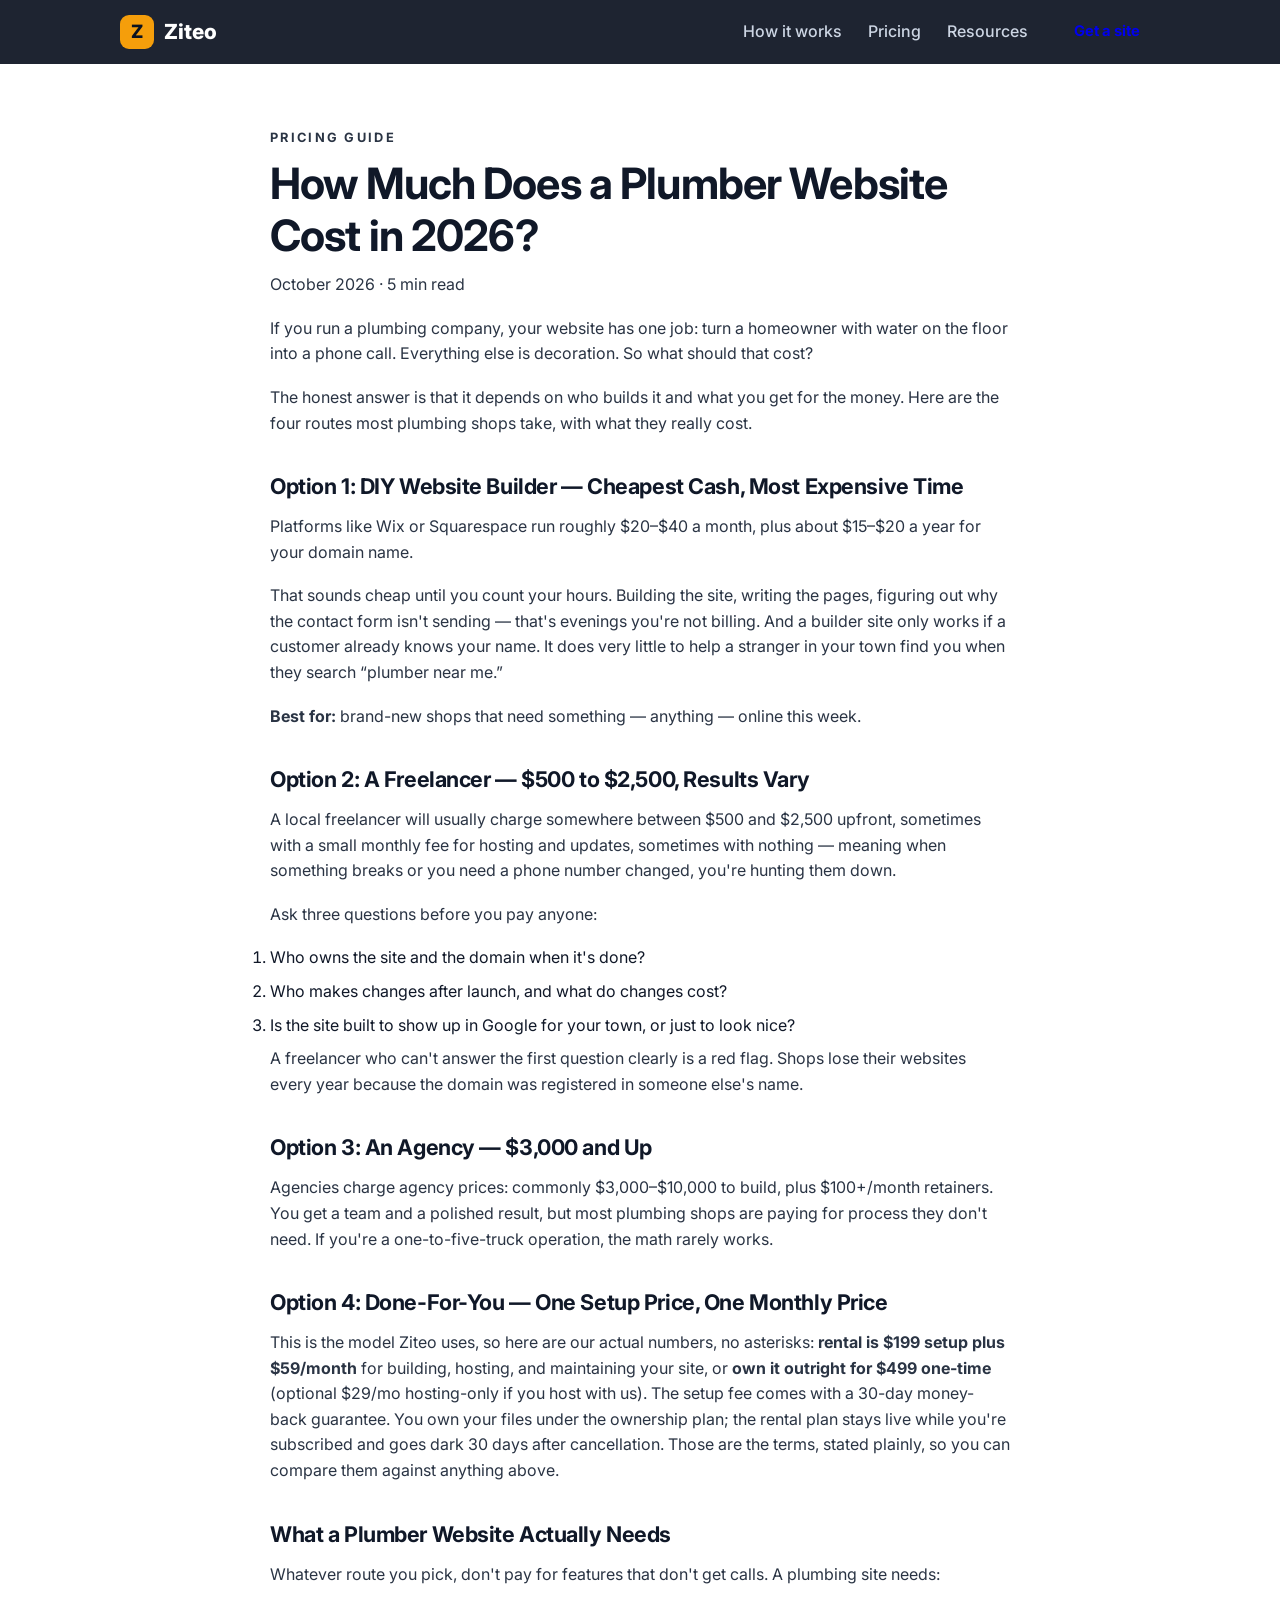
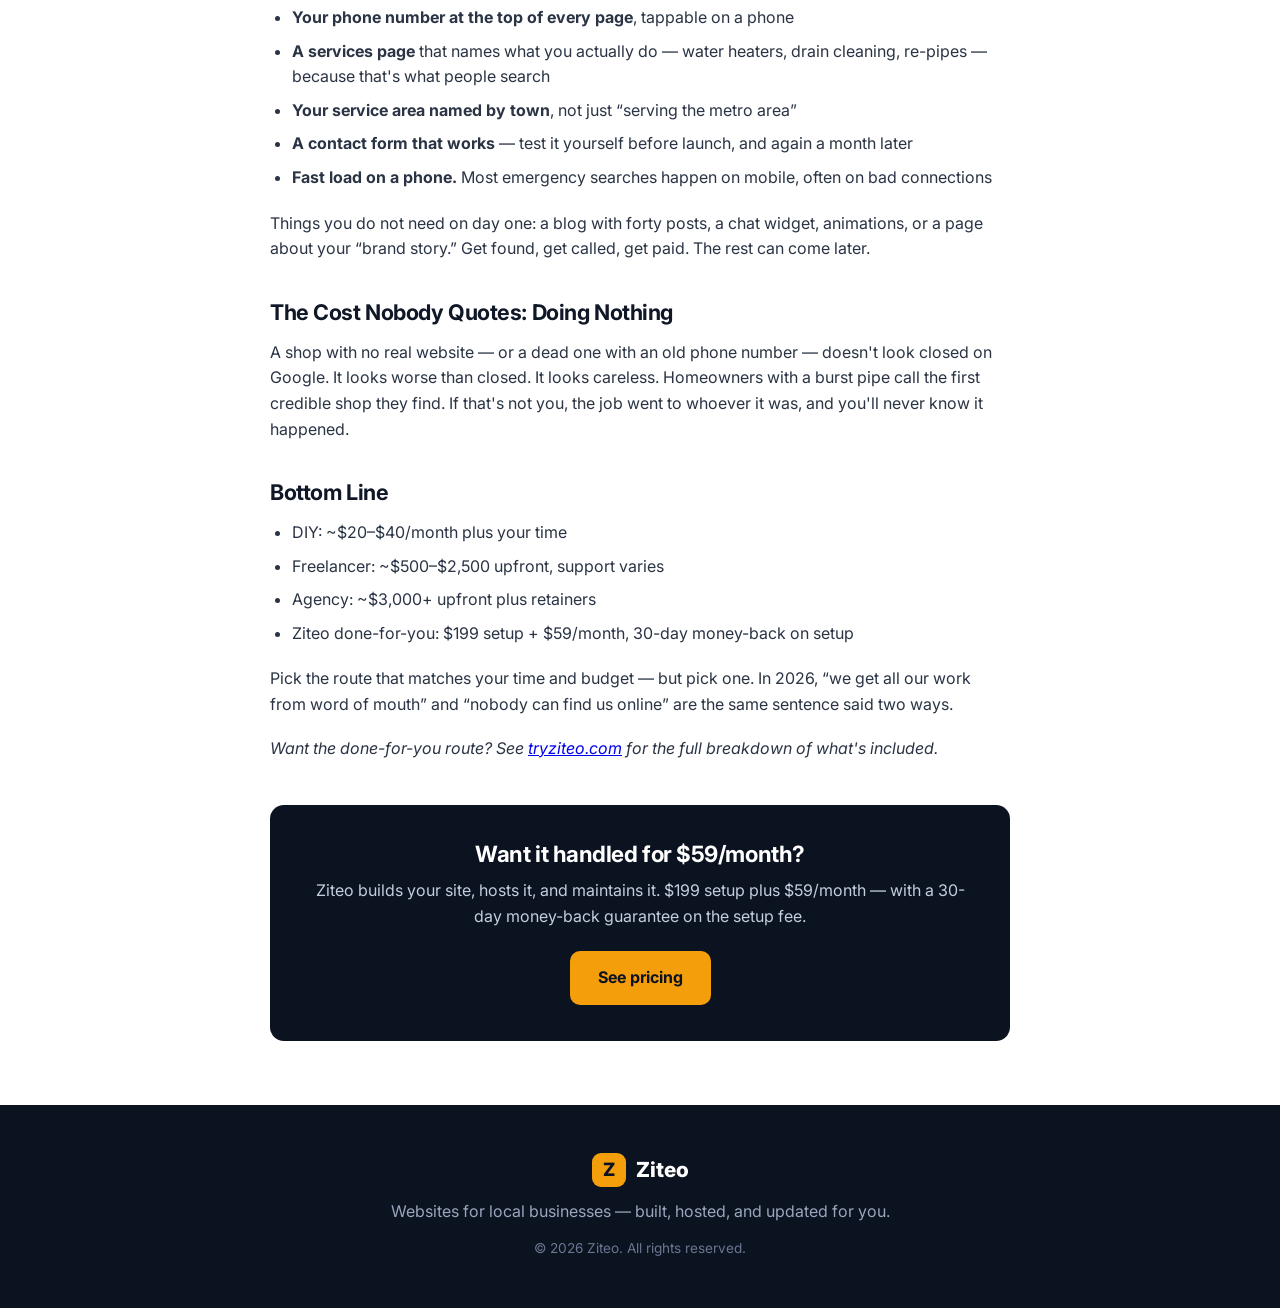
<file: blog/plumber-website-cost.html>
<!DOCTYPE html>
<html lang="en">
<head>
<script async src="https://www.googletagmanager.com/gtag/js?id=G-GGQE3QSVPQ"></script>
<script>window.dataLayer = window.dataLayer || []; function gtag(){dataLayer.push(arguments);} gtag('js', new Date()); gtag('config', 'G-GGQE3QSVPQ');</script>
  <meta charset="UTF-8">
  <meta name="viewport" content="width=device-width, initial-scale=1.0">
  <title>How Much Does a Plumber Website Cost in 2026? — Ziteo</title>
  <meta name="description" content="Plumber website costs broken down honestly — DIY builders, freelancers, agencies, and a done-for-you option — plus what a plumbing site actually needs to get calls.">
  <meta property="og:title" content="How Much Does a Plumber Website Cost in 2026? — Ziteo">
  <meta property="og:description" content="DIY, freelancer, agency, or done-for-you — what a plumbing website really costs in 2026, and what it actually needs to get calls.">
  <meta property="og:type" content="article">
  <meta property="og:url" content="https://tryziteo.com/blog/plumber-website-cost.html">
  <link rel="preconnect" href="https://fonts.googleapis.com">
  <link rel="preconnect" href="https://fonts.gstatic.com" crossorigin>
  <link href="https://fonts.googleapis.com/css2?family=Inter:wght@400;500;600;700;800&display=swap" rel="stylesheet">
  <link rel="stylesheet" href="../styles.css">
  <link rel="icon" href="data:image/svg+xml,<svg xmlns='http://www.w3.org/2000/svg' viewBox='0 0 100 100'><rect width='100' height='100' rx='20' fill='%23f59e0b'/><text x='50' y='68' font-size='58' font-family='sans-serif' font-weight='bold' text-anchor='middle' fill='%230b1220'>Z</text></svg>">
  <script type="application/ld+json">
  {"@context":"https://schema.org","@type":"BlogPosting","headline":"How Much Does a Plumber Website Cost in 2026?","datePublished":"2026-10-13","author":{"@type":"Organization","name":"Ziteo","url":"https://tryziteo.com"},"publisher":{"@type":"Organization","name":"Ziteo"}}
  </script>
</head>
<body>
  <header class="nav">
    <div class="container nav-inner">
      <a href="../" class="logo"><span class="logo-mark">Z</span> Ziteo</a>
      <nav class="nav-links" id="navLinks">
        <a href="../#how">How it works</a>
        <a href="../#pricing">Pricing</a>
        <a href="./">Resources</a>
        <a href="../#contact" class="btn btn-sm">Get a site</a>
      </nav>
      <button class="nav-toggle" id="navToggle" aria-label="Menu">&#9776;</button>
    </div>
  </header>

  <article class="post container">
    <p class="eyebrow">Pricing guide</p>
    <h1>How Much Does a Plumber Website Cost in 2026?</h1>
    <p class="post-meta">October 2026 · 5 min read</p>

    <p>If you run a plumbing company, your website has one job: turn a homeowner with water on the floor into a phone call. Everything else is decoration. So what should that cost?</p>
    <p>The honest answer is that it depends on who builds it and what you get for the money. Here are the four routes most plumbing shops take, with what they really cost.</p>

    <h2>Option 1: DIY Website Builder — Cheapest Cash, Most Expensive Time</h2>
    <p>Platforms like Wix or Squarespace run roughly $20–$40 a month, plus about $15–$20 a year for your domain name.</p>
    <p>That sounds cheap until you count your hours. Building the site, writing the pages, figuring out why the contact form isn't sending — that's evenings you're not billing. And a builder site only works if a customer already knows your name. It does very little to help a stranger in your town find you when they search “plumber near me.”</p>
    <p><strong>Best for:</strong> brand-new shops that need something — anything — online this week.</p>

    <h2>Option 2: A Freelancer — $500 to $2,500, Results Vary</h2>
    <p>A local freelancer will usually charge somewhere between $500 and $2,500 upfront, sometimes with a small monthly fee for hosting and updates, sometimes with nothing — meaning when something breaks or you need a phone number changed, you're hunting them down.</p>
    <p>Ask three questions before you pay anyone:</p>
    <ol>
      <li>Who owns the site and the domain when it's done?</li>
      <li>Who makes changes after launch, and what do changes cost?</li>
      <li>Is the site built to show up in Google for your town, or just to look nice?</li>
    </ol>
    <p>A freelancer who can't answer the first question clearly is a red flag. Shops lose their websites every year because the domain was registered in someone else's name.</p>

    <h2>Option 3: An Agency — $3,000 and Up</h2>
    <p>Agencies charge agency prices: commonly $3,000–$10,000 to build, plus $100+/month retainers. You get a team and a polished result, but most plumbing shops are paying for process they don't need. If you're a one-to-five-truck operation, the math rarely works.</p>

    <h2>Option 4: Done-For-You — One Setup Price, One Monthly Price</h2>
    <p>This is the model Ziteo uses, so here are our actual numbers, no asterisks: <strong>rental is $199 setup plus $59/month</strong> for building, hosting, and maintaining your site, or <strong>own it outright for $499 one-time</strong> (optional $29/mo hosting-only if you host with us). The setup fee comes with a 30-day money-back guarantee. You own your files under the ownership plan; the rental plan stays live while you're subscribed and goes dark 30 days after cancellation. Those are the terms, stated plainly, so you can compare them against anything above.</p>

    <h2>What a Plumber Website Actually Needs</h2>
    <p>Whatever route you pick, don't pay for features that don't get calls. A plumbing site needs:</p>
    <ul>
      <li><strong>Your phone number at the top of every page</strong>, tappable on a phone</li>
      <li><strong>A services page</strong> that names what you actually do — water heaters, drain cleaning, re-pipes — because that's what people search</li>
      <li><strong>Your service area named by town</strong>, not just “serving the metro area”</li>
      <li><strong>A contact form that works</strong> — test it yourself before launch, and again a month later</li>
      <li><strong>Fast load on a phone.</strong> Most emergency searches happen on mobile, often on bad connections</li>
    </ul>
    <p>Things you do not need on day one: a blog with forty posts, a chat widget, animations, or a page about your “brand story.” Get found, get called, get paid. The rest can come later.</p>

    <h2>The Cost Nobody Quotes: Doing Nothing</h2>
    <p>A shop with no real website — or a dead one with an old phone number — doesn't look closed on Google. It looks worse than closed. It looks careless. Homeowners with a burst pipe call the first credible shop they find. If that's not you, the job went to whoever it was, and you'll never know it happened.</p>

    <h2>Bottom Line</h2>
    <ul>
      <li>DIY: ~$20–$40/month plus your time</li>
      <li>Freelancer: ~$500–$2,500 upfront, support varies</li>
      <li>Agency: ~$3,000+ upfront plus retainers</li>
      <li>Ziteo done-for-you: $199 setup + $59/month, 30-day money-back on setup</li>
    </ul>
    <p>Pick the route that matches your time and budget — but pick one. In 2026, “we get all our work from word of mouth” and “nobody can find us online” are the same sentence said two ways.</p>
    <p><em>Want the done-for-you route? See <a href="../">tryziteo.com</a> for the full breakdown of what's included.</em></p>

    <div class="cta-box">
      <h3>Want it handled for $59/month?</h3>
      <p>Ziteo builds your site, hosts it, and maintains it. $199 setup plus $59/month — with a 30-day money-back guarantee on the setup fee.</p>
      <a href="../#pricing" class="btn btn-primary">See pricing</a>
    </div>
  </article>

  <footer class="footer">
    <div class="container footer-inner">
      <a href="../" class="logo"><span class="logo-mark">Z</span> Ziteo</a>
      <p>Websites for local businesses — built, hosted, and updated for you.</p>
      <p class="copy">&copy; 2026 Ziteo. All rights reserved.</p>
    </div>
  </footer>
  <script src="../script.js"></script>
</body>
</html>
</file>
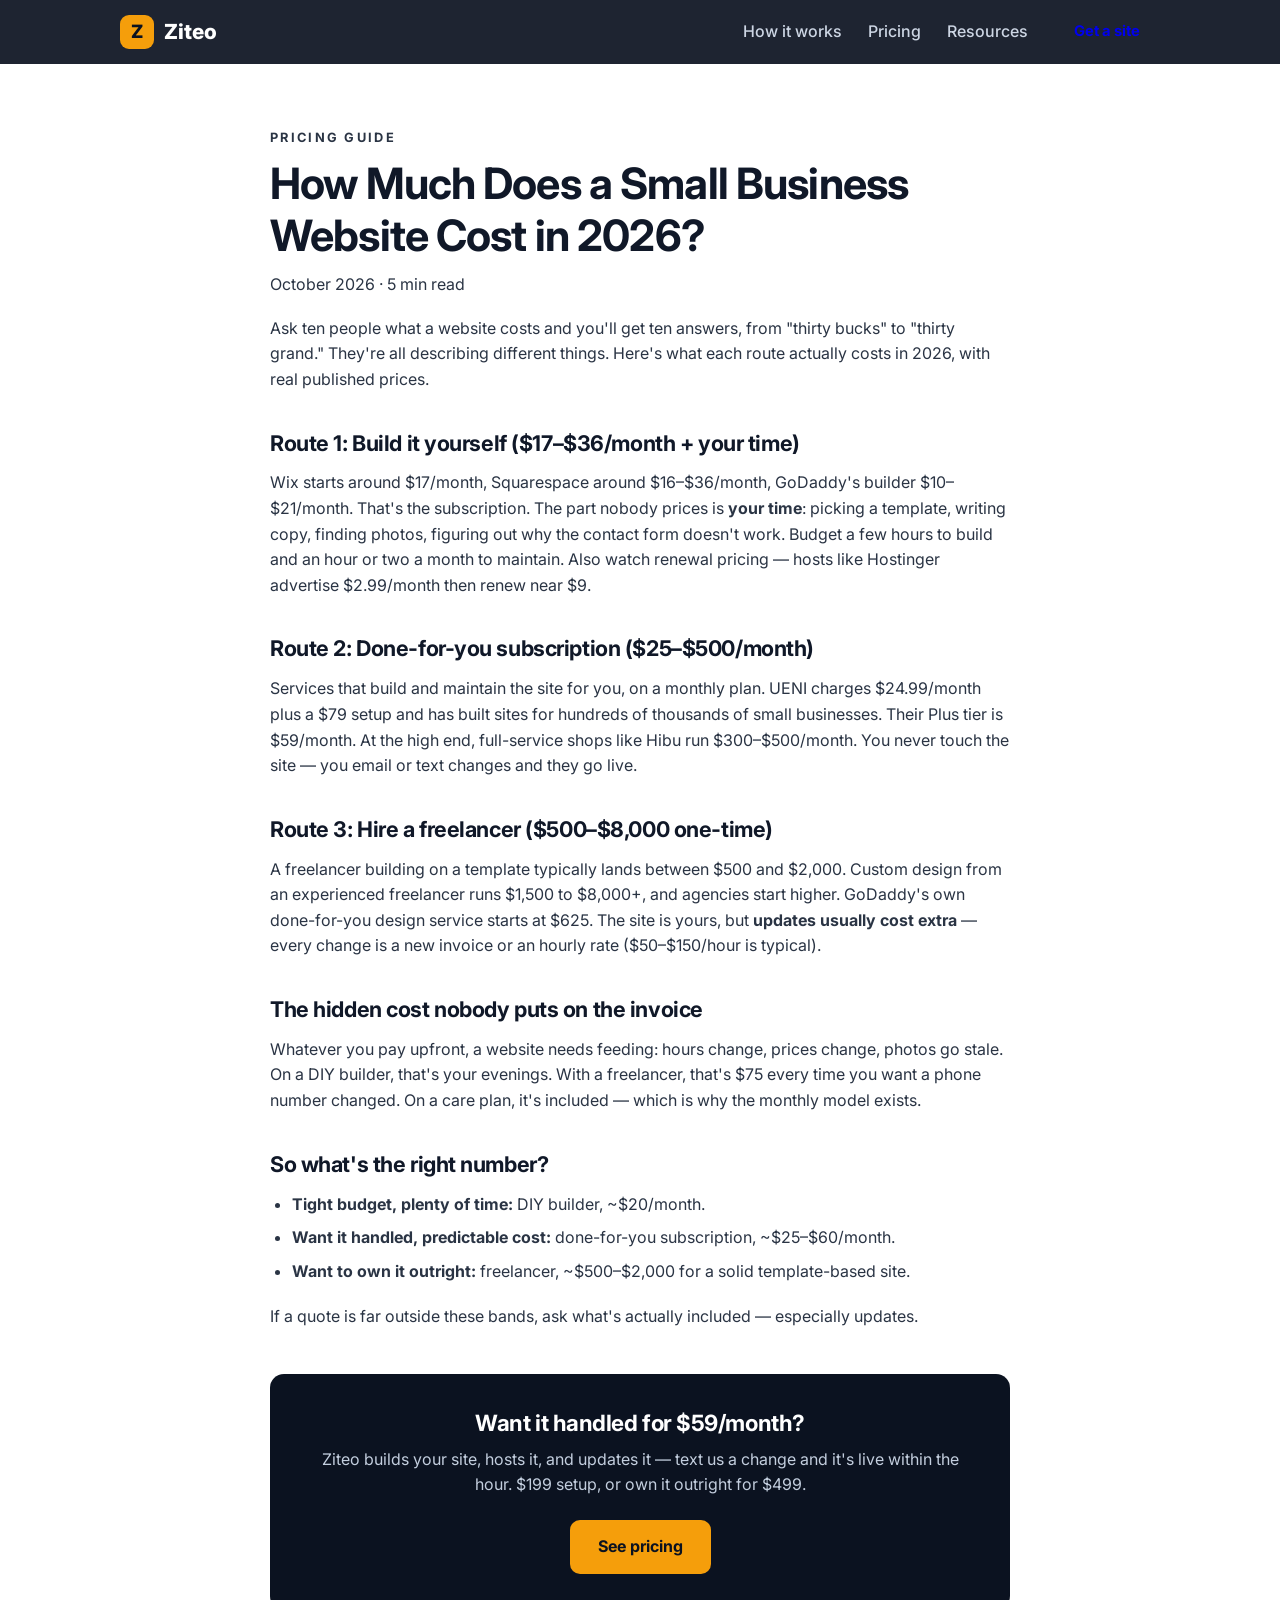
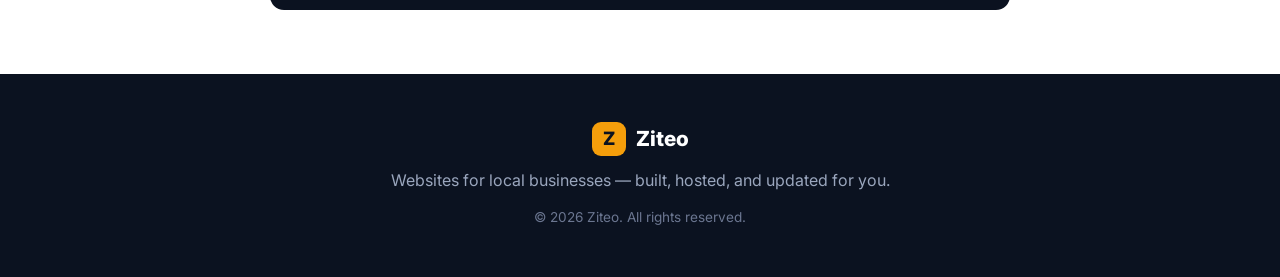
<file: blog/website-cost-2026.html>
<!DOCTYPE html>
<html lang="en">
<head>
<script async src="https://www.googletagmanager.com/gtag/js?id=G-GGQE3QSVPQ"></script>
<script>window.dataLayer = window.dataLayer || []; function gtag(){dataLayer.push(arguments);} gtag('js', new Date()); gtag('config', 'G-GGQE3QSVPQ');</script>
  <meta charset="UTF-8">
  <meta name="viewport" content="width=device-width, initial-scale=1.0">
  <title>How Much Does a Small Business Website Cost in 2026? — Ziteo</title>
  <meta name="description" content="Real 2026 prices: what DIY builders, done-for-you services, and freelancers actually charge for a small business website — and the hidden cost nobody mentions.">
  <link rel="preconnect" href="https://fonts.googleapis.com">
  <link rel="preconnect" href="https://fonts.gstatic.com" crossorigin>
  <link href="https://fonts.googleapis.com/css2?family=Inter:wght@400;500;600;700;800&display=swap" rel="stylesheet">
  <link rel="stylesheet" href="../styles.css">
  <link rel="icon" href="data:image/svg+xml,<svg xmlns='http://www.w3.org/2000/svg' viewBox='0 0 100 100'><rect width='100' height='100' rx='20' fill='%23f59e0b'/><text x='50' y='68' font-size='58' font-family='sans-serif' font-weight='bold' text-anchor='middle' fill='%230b1220'>Z</text></svg>">
  <script type="application/ld+json">
  {"@context":"https://schema.org","@type":"BlogPosting","headline":"How Much Does a Small Business Website Cost in 2026?","datePublished":"2026-10-03","author":{"@type":"Organization","name":"Ziteo","url":"https://tryziteo.com"},"publisher":{"@type":"Organization","name":"Ziteo"}}
  </script>
</head>
<body>
  <header class="nav">
    <div class="container nav-inner">
      <a href="../" class="logo"><span class="logo-mark">Z</span> Ziteo</a>
      <nav class="nav-links" id="navLinks">
        <a href="../#how">How it works</a>
        <a href="../#pricing">Pricing</a>
        <a href="./">Resources</a>
        <a href="../#contact" class="btn btn-sm">Get a site</a>
      </nav>
      <button class="nav-toggle" id="navToggle" aria-label="Menu">&#9776;</button>
    </div>
  </header>

  <article class="post container">
    <p class="eyebrow">Pricing guide</p>
    <h1>How Much Does a Small Business Website Cost in 2026?</h1>
    <p class="post-meta">October 2026 · 5 min read</p>

    <p>Ask ten people what a website costs and you'll get ten answers, from "thirty bucks" to "thirty grand." They're all describing different things. Here's what each route actually costs in 2026, with real published prices.</p>

    <h2>Route 1: Build it yourself ($17–$36/month + your time)</h2>
    <p>Wix starts around $17/month, Squarespace around $16–$36/month, GoDaddy's builder $10–$21/month. That's the subscription. The part nobody prices is <strong>your time</strong>: picking a template, writing copy, finding photos, figuring out why the contact form doesn't work. Budget a few hours to build and an hour or two a month to maintain. Also watch renewal pricing — hosts like Hostinger advertise $2.99/month then renew near $9.</p>

    <h2>Route 2: Done-for-you subscription ($25–$500/month)</h2>
    <p>Services that build and maintain the site for you, on a monthly plan. UENI charges $24.99/month plus a $79 setup and has built sites for hundreds of thousands of small businesses. Their Plus tier is $59/month. At the high end, full-service shops like Hibu run $300–$500/month. You never touch the site — you email or text changes and they go live.</p>

    <h2>Route 3: Hire a freelancer ($500–$8,000 one-time)</h2>
    <p>A freelancer building on a template typically lands between $500 and $2,000. Custom design from an experienced freelancer runs $1,500 to $8,000+, and agencies start higher. GoDaddy's own done-for-you design service starts at $625. The site is yours, but <strong>updates usually cost extra</strong> — every change is a new invoice or an hourly rate ($50–$150/hour is typical).</p>

    <h2>The hidden cost nobody puts on the invoice</h2>
    <p>Whatever you pay upfront, a website needs feeding: hours change, prices change, photos go stale. On a DIY builder, that's your evenings. With a freelancer, that's $75 every time you want a phone number changed. On a care plan, it's included — which is why the monthly model exists.</p>

    <h2>So what's the right number?</h2>
    <ul>
      <li><strong>Tight budget, plenty of time:</strong> DIY builder, ~$20/month.</li>
      <li><strong>Want it handled, predictable cost:</strong> done-for-you subscription, ~$25–$60/month.</li>
      <li><strong>Want to own it outright:</strong> freelancer, ~$500–$2,000 for a solid template-based site.</li>
    </ul>
    <p>If a quote is far outside these bands, ask what's actually included — especially updates.</p>

    <div class="cta-box">
      <h3>Want it handled for $59/month?</h3>
      <p>Ziteo builds your site, hosts it, and updates it — text us a change and it's live within the hour. $199 setup, or own it outright for $499.</p>
      <a href="../#pricing" class="btn btn-primary">See pricing</a>
    </div>
  </article>

  <footer class="footer">
    <div class="container footer-inner">
      <a href="../" class="logo"><span class="logo-mark">Z</span> Ziteo</a>
      <p>Websites for local businesses — built, hosted, and updated for you.</p>
      <p class="copy">&copy; 2026 Ziteo. All rights reserved.</p>
    </div>
  </footer>
  <script src="../script.js"></script>
</body>
</html>
</file>
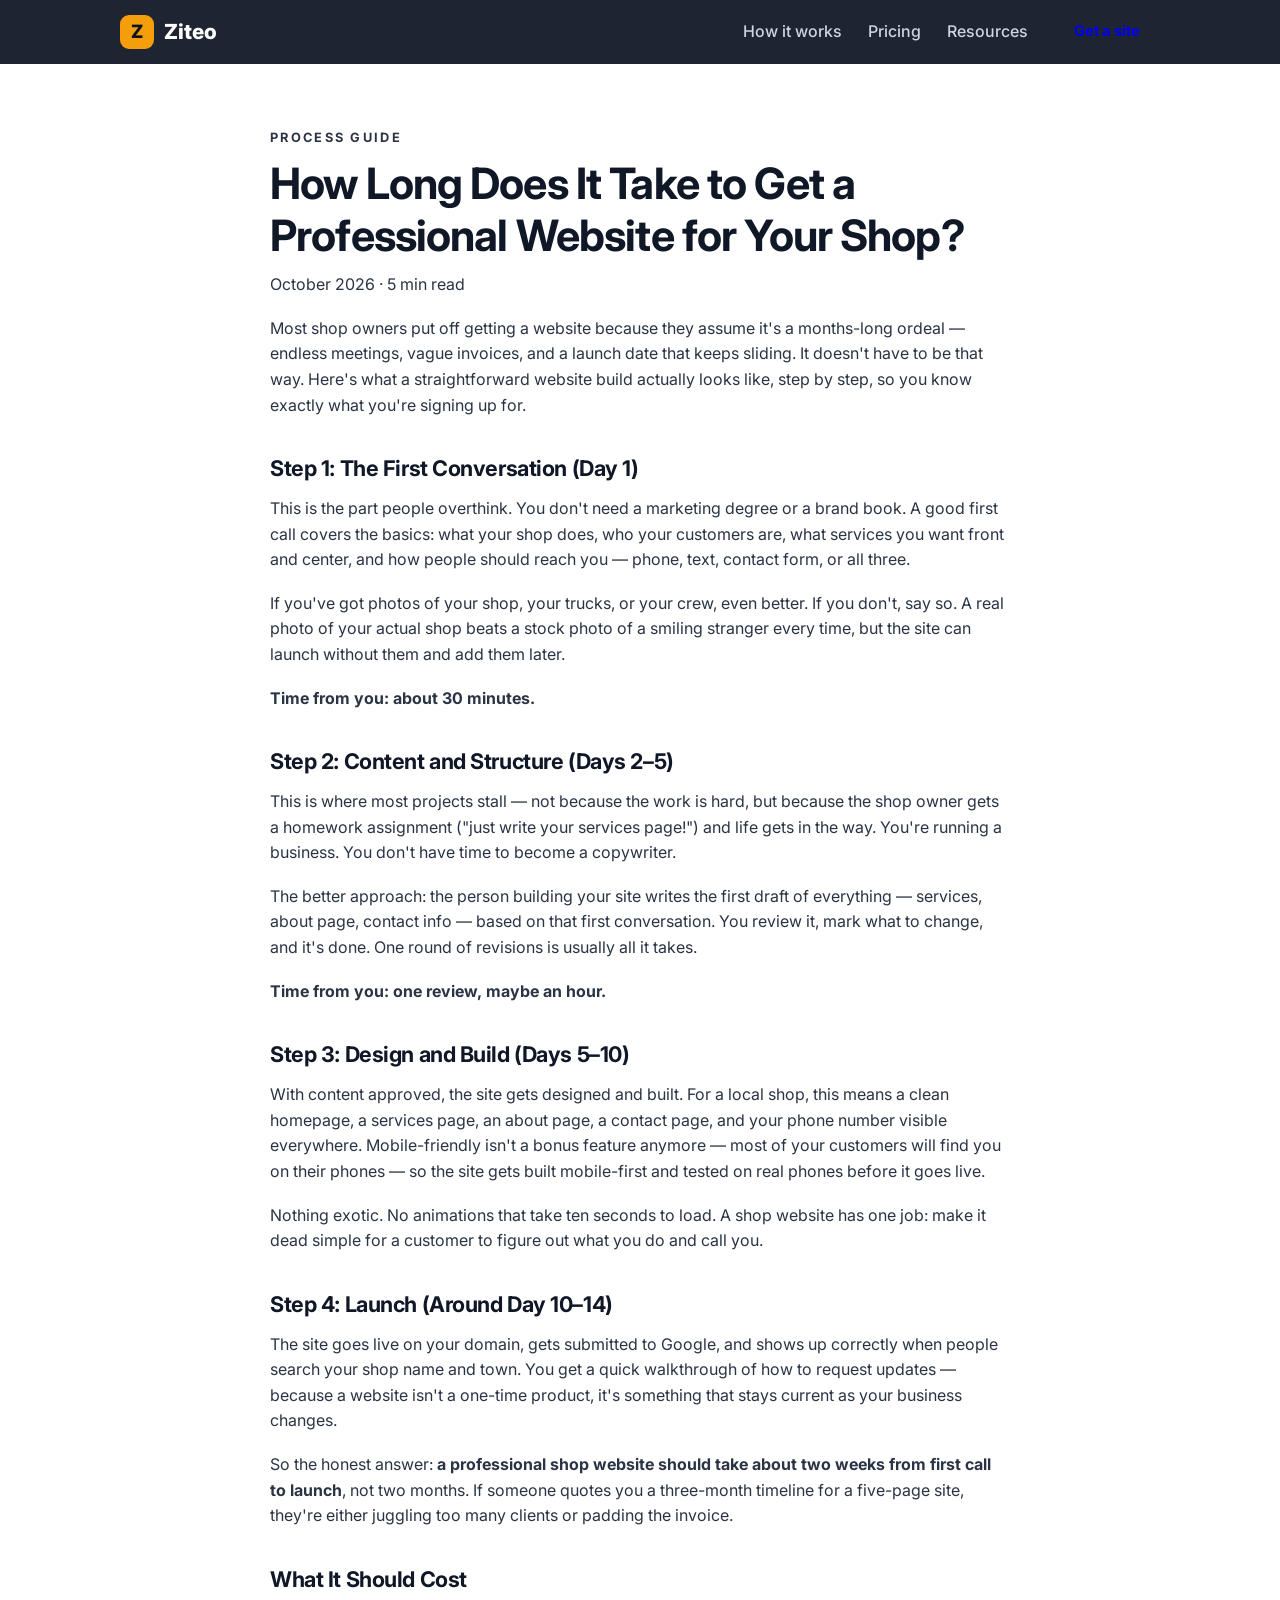
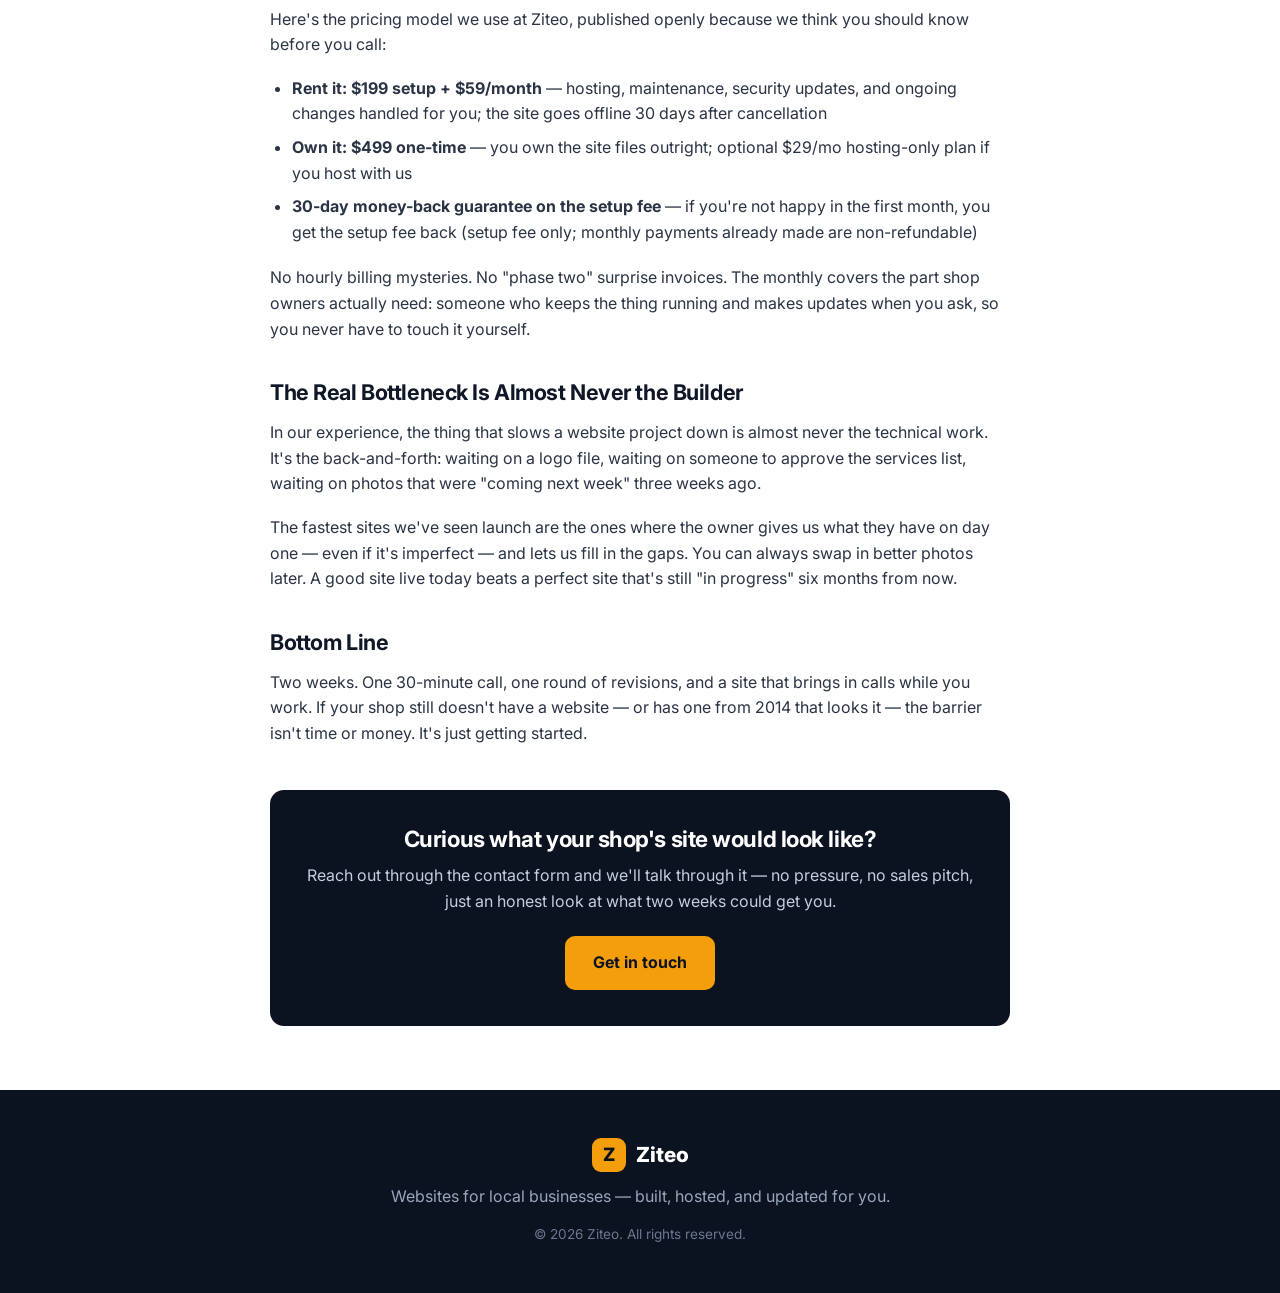
<file: blog/website-timeline.html>
<!DOCTYPE html>
<html lang="en">
<head>
<script async src="https://www.googletagmanager.com/gtag/js?id=G-GGQE3QSVPQ"></script>
<script>window.dataLayer = window.dataLayer || []; function gtag(){dataLayer.push(arguments);} gtag('js', new Date()); gtag('config', 'G-GGQE3QSVPQ');</script>
  <meta charset="UTF-8">
  <meta name="viewport" content="width=device-width, initial-scale=1.0">
  <title>How Long Does It Take to Get a Professional Website for Your Shop? — Ziteo</title>
  <meta name="description" content="Wondering how long a shop website takes? Here is the honest timeline from first call to launch, plus what real pricing looks like with no surprises.">
  <meta property="og:title" content="How Long Does It Take to Get a Professional Website for Your Shop? — Ziteo">
  <meta property="og:description" content="The honest two-week timeline from first call to launch — and what it should cost, published openly.">
  <meta property="og:type" content="article">
  <meta property="og:url" content="https://tryziteo.com/blog/website-timeline.html">
  <link rel="preconnect" href="https://fonts.googleapis.com">
  <link rel="preconnect" href="https://fonts.gstatic.com" crossorigin>
  <link href="https://fonts.googleapis.com/css2?family=Inter:wght@400;500;600;700;800&display=swap" rel="stylesheet">
  <link rel="stylesheet" href="../styles.css">
  <link rel="icon" href="data:image/svg+xml,<svg xmlns='http://www.w3.org/2000/svg' viewBox='0 0 100 100'><rect width='100' height='100' rx='20' fill='%23f59e0b'/><text x='50' y='68' font-size='58' font-family='sans-serif' font-weight='bold' text-anchor='middle' fill='%230b1220'>Z</text></svg>">
  <script type="application/ld+json">
  {"@context":"https://schema.org","@type":"BlogPosting","headline":"How Long Does It Take to Get a Professional Website for Your Shop?","datePublished":"2026-10-12","author":{"@type":"Organization","name":"Ziteo","url":"https://tryziteo.com"},"publisher":{"@type":"Organization","name":"Ziteo"}}
  </script>
</head>
<body>
  <header class="nav">
    <div class="container nav-inner">
      <a href="../" class="logo"><span class="logo-mark">Z</span> Ziteo</a>
      <nav class="nav-links" id="navLinks">
        <a href="../#how">How it works</a>
        <a href="../#pricing">Pricing</a>
        <a href="./">Resources</a>
        <a href="../#contact" class="btn btn-sm">Get a site</a>
      </nav>
      <button class="nav-toggle" id="navToggle" aria-label="Menu">&#9776;</button>
    </div>
  </header>

  <article class="post container">
    <p class="eyebrow">Process guide</p>
    <h1>How Long Does It Take to Get a Professional Website for Your Shop?</h1>
    <p class="post-meta">October 2026 · 5 min read</p>

    <p>Most shop owners put off getting a website because they assume it's a months-long ordeal — endless meetings, vague invoices, and a launch date that keeps sliding. It doesn't have to be that way. Here's what a straightforward website build actually looks like, step by step, so you know exactly what you're signing up for.</p>

    <h2>Step 1: The First Conversation (Day 1)</h2>
    <p>This is the part people overthink. You don't need a marketing degree or a brand book. A good first call covers the basics: what your shop does, who your customers are, what services you want front and center, and how people should reach you — phone, text, contact form, or all three.</p>
    <p>If you've got photos of your shop, your trucks, or your crew, even better. If you don't, say so. A real photo of your actual shop beats a stock photo of a smiling stranger every time, but the site can launch without them and add them later.</p>
    <p><strong>Time from you: about 30 minutes.</strong></p>

    <h2>Step 2: Content and Structure (Days 2–5)</h2>
    <p>This is where most projects stall — not because the work is hard, but because the shop owner gets a homework assignment ("just write your services page!") and life gets in the way. You're running a business. You don't have time to become a copywriter.</p>
    <p>The better approach: the person building your site writes the first draft of everything — services, about page, contact info — based on that first conversation. You review it, mark what to change, and it's done. One round of revisions is usually all it takes.</p>
    <p><strong>Time from you: one review, maybe an hour.</strong></p>

    <h2>Step 3: Design and Build (Days 5–10)</h2>
    <p>With content approved, the site gets designed and built. For a local shop, this means a clean homepage, a services page, an about page, a contact page, and your phone number visible everywhere. Mobile-friendly isn't a bonus feature anymore — most of your customers will find you on their phones — so the site gets built mobile-first and tested on real phones before it goes live.</p>
    <p>Nothing exotic. No animations that take ten seconds to load. A shop website has one job: make it dead simple for a customer to figure out what you do and call you.</p>

    <h2>Step 4: Launch (Around Day 10–14)</h2>
    <p>The site goes live on your domain, gets submitted to Google, and shows up correctly when people search your shop name and town. You get a quick walkthrough of how to request updates — because a website isn't a one-time product, it's something that stays current as your business changes.</p>
    <p>So the honest answer: <strong>a professional shop website should take about two weeks from first call to launch</strong>, not two months. If someone quotes you a three-month timeline for a five-page site, they're either juggling too many clients or padding the invoice.</p>

    <h2>What It Should Cost</h2>
    <p>Here's the pricing model we use at Ziteo, published openly because we think you should know before you call:</p>
    <ul>
      <li><strong>Rent it: $199 setup + $59/month</strong> — hosting, maintenance, security updates, and ongoing changes handled for you; the site goes offline 30 days after cancellation</li>
      <li><strong>Own it: $499 one-time</strong> — you own the site files outright; optional $29/mo hosting-only plan if you host with us</li>
      <li><strong>30-day money-back guarantee on the setup fee</strong> — if you're not happy in the first month, you get the setup fee back (setup fee only; monthly payments already made are non-refundable)</li>
    </ul>
    <p>No hourly billing mysteries. No "phase two" surprise invoices. The monthly covers the part shop owners actually need: someone who keeps the thing running and makes updates when you ask, so you never have to touch it yourself.</p>

    <h2>The Real Bottleneck Is Almost Never the Builder</h2>
    <p>In our experience, the thing that slows a website project down is almost never the technical work. It's the back-and-forth: waiting on a logo file, waiting on someone to approve the services list, waiting on photos that were "coming next week" three weeks ago.</p>
    <p>The fastest sites we've seen launch are the ones where the owner gives us what they have on day one — even if it's imperfect — and lets us fill in the gaps. You can always swap in better photos later. A good site live today beats a perfect site that's still "in progress" six months from now.</p>

    <h2>Bottom Line</h2>
    <p>Two weeks. One 30-minute call, one round of revisions, and a site that brings in calls while you work. If your shop still doesn't have a website — or has one from 2014 that looks it — the barrier isn't time or money. It's just getting started.</p>

    <div class="cta-box">
      <h3>Curious what your shop's site would look like?</h3>
      <p>Reach out through the contact form and we'll talk through it — no pressure, no sales pitch, just an honest look at what two weeks could get you.</p>
      <a href="../#contact" class="btn btn-primary">Get in touch</a>
    </div>
  </article>

  <footer class="footer">
    <div class="container footer-inner">
      <a href="../" class="logo"><span class="logo-mark">Z</span> Ziteo</a>
      <p>Websites for local businesses — built, hosted, and updated for you.</p>
      <p class="copy">&copy; 2026 Ziteo. All rights reserved.</p>
    </div>
  </footer>
  <script src="../script.js"></script>
</body>
</html>
</file>
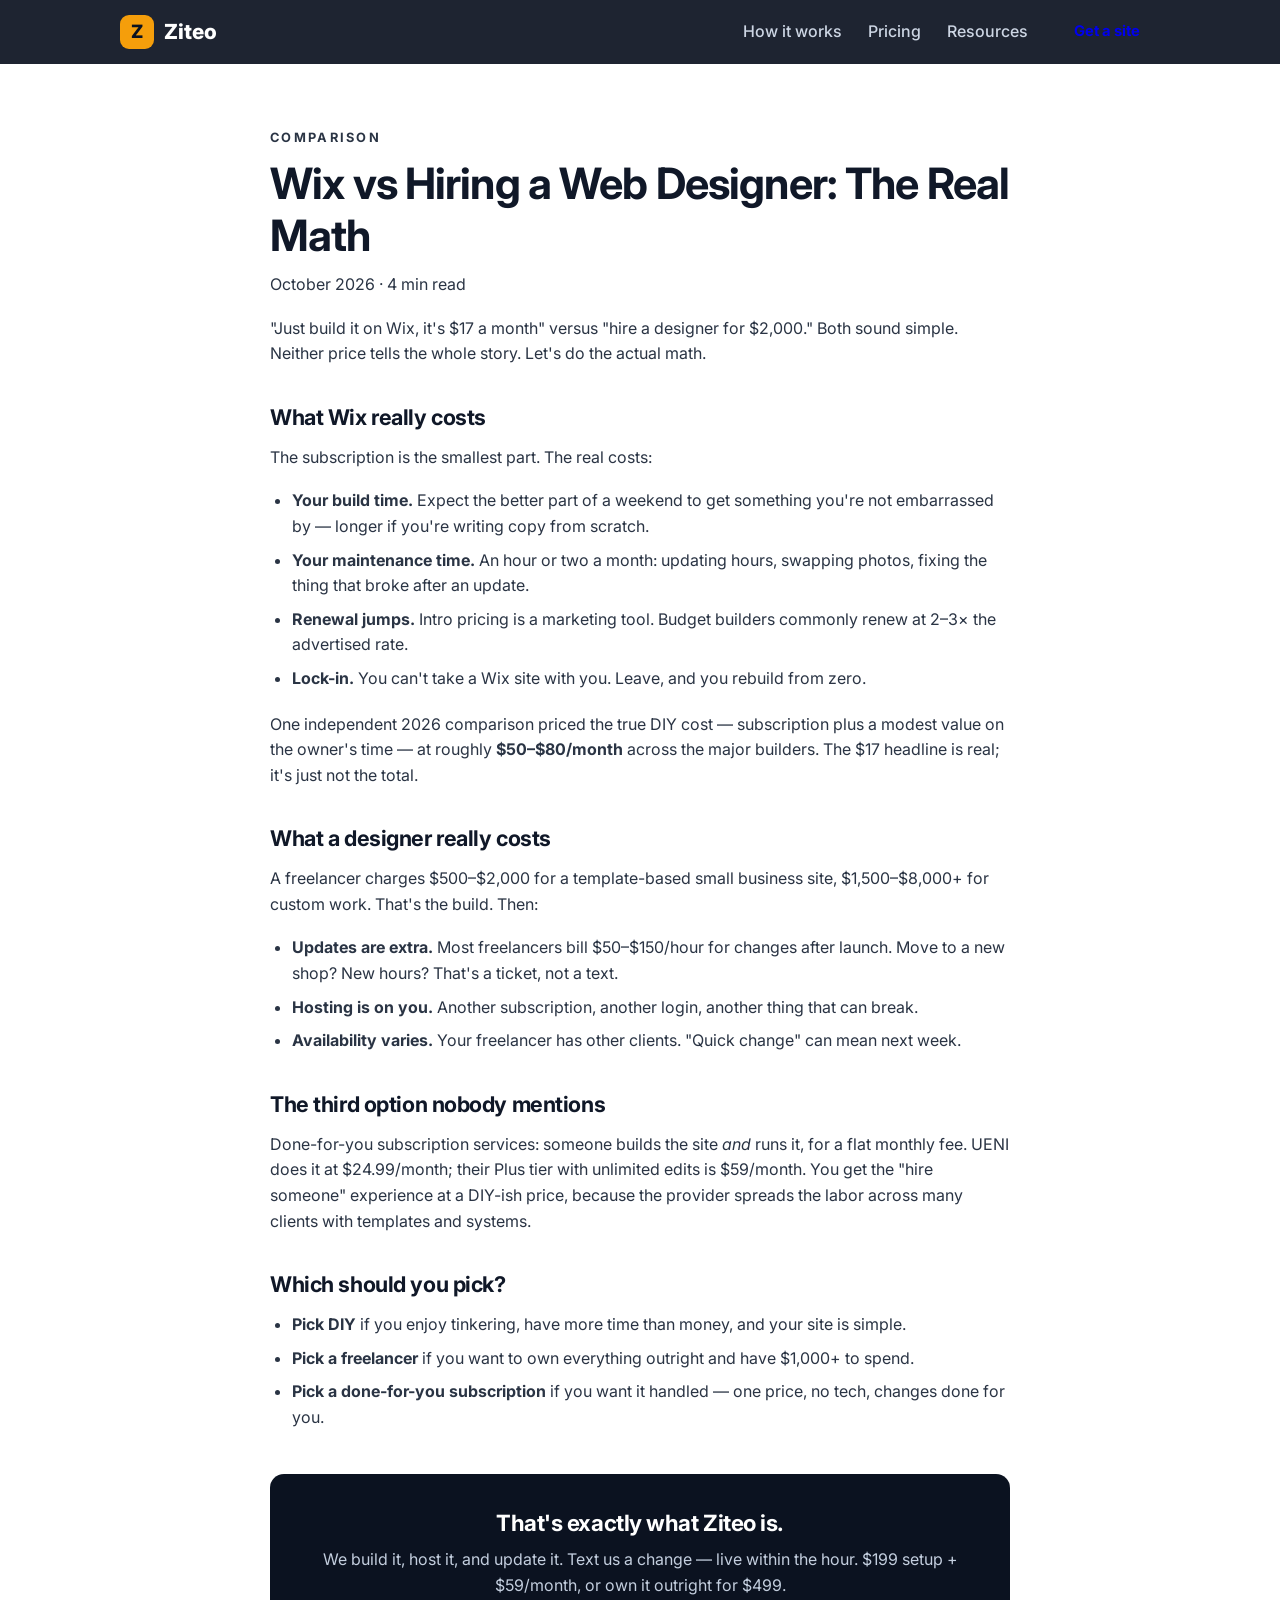
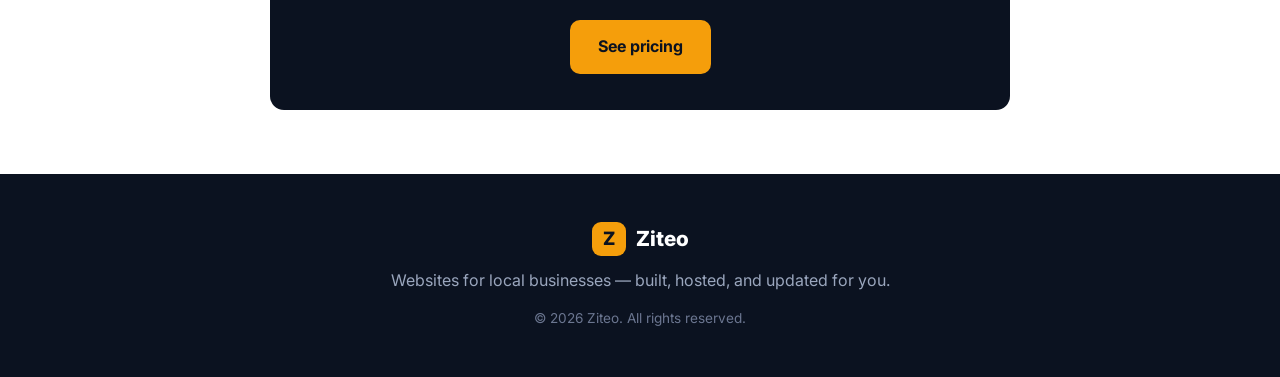
<file: blog/wix-vs-hiring-designer.html>
<!DOCTYPE html>
<html lang="en">
<head>
<script async src="https://www.googletagmanager.com/gtag/js?id=G-GGQE3QSVPQ"></script>
<script>window.dataLayer = window.dataLayer || []; function gtag(){dataLayer.push(arguments);} gtag('js', new Date()); gtag('config', 'G-GGQE3QSVPQ');</script>
  <meta charset="UTF-8">
  <meta name="viewport" content="width=device-width, initial-scale=1.0">
  <title>Wix vs Hiring a Web Designer: The Real Math — Ziteo</title>
  <meta name="description" content="DIY builders look cheap until you add your time. Hiring looks expensive until you add updates. Here's the honest math for a small business website in 2026.">
  <link rel="preconnect" href="https://fonts.googleapis.com">
  <link rel="preconnect" href="https://fonts.gstatic.com" crossorigin>
  <link href="https://fonts.googleapis.com/css2?family=Inter:wght@400;500;600;700;800&display=swap" rel="stylesheet">
  <link rel="stylesheet" href="../styles.css">
  <link rel="icon" href="data:image/svg+xml,<svg xmlns='http://www.w3.org/2000/svg' viewBox='0 0 100 100'><rect width='100' height='100' rx='20' fill='%23f59e0b'/><text x='50' y='68' font-size='58' font-family='sans-serif' font-weight='bold' text-anchor='middle' fill='%230b1220'>Z</text></svg>">
  <script type="application/ld+json">
  {"@context":"https://schema.org","@type":"BlogPosting","headline":"Wix vs Hiring a Web Designer: The Real Math","datePublished":"2026-10-03","author":{"@type":"Organization","name":"Ziteo","url":"https://tryziteo.com"},"publisher":{"@type":"Organization","name":"Ziteo"}}
  </script>
</head>
<body>
  <header class="nav">
    <div class="container nav-inner">
      <a href="../" class="logo"><span class="logo-mark">Z</span> Ziteo</a>
      <nav class="nav-links" id="navLinks">
        <a href="../#how">How it works</a>
        <a href="../#pricing">Pricing</a>
        <a href="./">Resources</a>
        <a href="../#contact" class="btn btn-sm">Get a site</a>
      </nav>
      <button class="nav-toggle" id="navToggle" aria-label="Menu">&#9776;</button>
    </div>
  </header>

  <article class="post container">
    <p class="eyebrow">Comparison</p>
    <h1>Wix vs Hiring a Web Designer: The Real Math</h1>
    <p class="post-meta">October 2026 · 4 min read</p>

    <p>"Just build it on Wix, it's $17 a month" versus "hire a designer for $2,000." Both sound simple. Neither price tells the whole story. Let's do the actual math.</p>

    <h2>What Wix really costs</h2>
    <p>The subscription is the smallest part. The real costs:</p>
    <ul>
      <li><strong>Your build time.</strong> Expect the better part of a weekend to get something you're not embarrassed by — longer if you're writing copy from scratch.</li>
      <li><strong>Your maintenance time.</strong> An hour or two a month: updating hours, swapping photos, fixing the thing that broke after an update.</li>
      <li><strong>Renewal jumps.</strong> Intro pricing is a marketing tool. Budget builders commonly renew at 2–3× the advertised rate.</li>
      <li><strong>Lock-in.</strong> You can't take a Wix site with you. Leave, and you rebuild from zero.</li>
    </ul>
    <p>One independent 2026 comparison priced the true DIY cost — subscription plus a modest value on the owner's time — at roughly <strong>$50–$80/month</strong> across the major builders. The $17 headline is real; it's just not the total.</p>

    <h2>What a designer really costs</h2>
    <p>A freelancer charges $500–$2,000 for a template-based small business site, $1,500–$8,000+ for custom work. That's the build. Then:</p>
    <ul>
      <li><strong>Updates are extra.</strong> Most freelancers bill $50–$150/hour for changes after launch. Move to a new shop? New hours? That's a ticket, not a text.</li>
      <li><strong>Hosting is on you.</strong> Another subscription, another login, another thing that can break.</li>
      <li><strong>Availability varies.</strong> Your freelancer has other clients. "Quick change" can mean next week.</li>
    </ul>

    <h2>The third option nobody mentions</h2>
    <p>Done-for-you subscription services: someone builds the site <em>and</em> runs it, for a flat monthly fee. UENI does it at $24.99/month; their Plus tier with unlimited edits is $59/month. You get the "hire someone" experience at a DIY-ish price, because the provider spreads the labor across many clients with templates and systems.</p>

    <h2>Which should you pick?</h2>
    <ul>
      <li><strong>Pick DIY</strong> if you enjoy tinkering, have more time than money, and your site is simple.</li>
      <li><strong>Pick a freelancer</strong> if you want to own everything outright and have $1,000+ to spend.</li>
      <li><strong>Pick a done-for-you subscription</strong> if you want it handled — one price, no tech, changes done for you.</li>
    </ul>

    <div class="cta-box">
      <h3>That's exactly what Ziteo is.</h3>
      <p>We build it, host it, and update it. Text us a change — live within the hour. $199 setup + $59/month, or own it outright for $499.</p>
      <a href="../#pricing" class="btn btn-primary">See pricing</a>
    </div>
  </article>

  <footer class="footer">
    <div class="container footer-inner">
      <a href="../" class="logo"><span class="logo-mark">Z</span> Ziteo</a>
      <p>Websites for local businesses — built, hosted, and updated for you.</p>
      <p class="copy">&copy; 2026 Ziteo. All rights reserved.</p>
    </div>
  </footer>
  <script src="../script.js"></script>
</body>
</html>
</file>
<file: styles.css>
:root {
  --bg: #0b1220;
  --bg2: #0f1830;
  --surface: #ffffff;
  --ink: #101828;
  --muted: #5b6474;
  --line: #e6e9f0;
  --accent: #f59e0b;
  --accent-dark: #d97706;
  --accent-ink: #0b1220;
  --radius: 14px;
  --maxw: 1080px;
}
* { box-sizing: border-box; margin: 0; padding: 0; }
html { scroll-behavior: smooth; }
body {
  font-family: 'Inter', -apple-system, BlinkMacSystemFont, 'Segoe UI', sans-serif;
  color: var(--ink);
  background: var(--surface);
  line-height: 1.6;
  -webkit-font-smoothing: antialiased;
}
.container { max-width: var(--maxw); margin: 0 auto; padding: 0 20px; }
h1, h2, h3 { line-height: 1.2; letter-spacing: -0.02em; }
h2 { font-size: clamp(1.7rem, 4vw, 2.4rem); margin-bottom: 8px; text-align: center; }
.section { padding: 72px 0; }
.section-sub { text-align: center; color: var(--muted); margin-bottom: 40px; font-size: 1.1rem; }
.section-dark { background: var(--bg); color: #f2f5fa; }
.section-dark .section-sub { color: #9aa6bd; }

/* Buttons */
.btn {
  display: inline-block; padding: 14px 28px; border-radius: 10px;
  font-weight: 700; text-decoration: none; border: none; cursor: pointer;
  font-size: 1rem; transition: transform .12s ease, box-shadow .12s ease, background .12s ease;
}
.btn:active { transform: scale(.98); }
.btn-primary { background: var(--accent); color: var(--accent-ink); }
.btn-primary:hover { background: var(--accent-dark); box-shadow: 0 6px 20px rgba(245,158,11,.35); }
.btn-accent { background: var(--accent); color: var(--accent-ink); }
.btn-accent:hover { background: #fff; }
.btn-ghost { border: 2px solid rgba(255,255,255,.35); color: #fff; }
.btn-ghost:hover { border-color: #fff; }
.btn-sm { padding: 10px 20px; font-size: .92rem; }
.btn-block { display: block; width: 100%; text-align: center; }

/* Nav */
.nav { position: sticky; top: 0; z-index: 50; background: rgba(11,18,32,.92); backdrop-filter: blur(8px); }
.nav-inner { display: flex; align-items: center; justify-content: space-between; height: 64px; }
.logo { display: flex; align-items: center; gap: 10px; font-weight: 800; font-size: 1.3rem; color: #fff; text-decoration: none; }
.logo-mark {
  width: 34px; height: 34px; border-radius: 9px; background: var(--accent);
  color: var(--accent-ink); display: grid; place-items: center; font-weight: 800; font-size: 1.15rem;
}
.nav-links { display: flex; align-items: center; gap: 26px; }
.nav-links a:not(.btn) { color: #cdd6e4; text-decoration: none; font-weight: 500; }
.nav-links a:not(.btn):hover { color: #fff; }
.nav-toggle { display: none; background: none; border: none; color: #fff; font-size: 1.5rem; cursor: pointer; }

/* Hero */
.hero { background: radial-gradient(1200px 600px at 50% -10%, #1b2a4d 0%, var(--bg) 60%); color: #fff; padding: 96px 0 80px; text-align: center; }
.eyebrow { text-transform: uppercase; letter-spacing: .18em; font-size: .8rem; color: var(--accent); font-weight: 700; margin-bottom: 16px; }
.hero h1 { font-size: clamp(2.4rem, 7vw, 4.2rem); font-weight: 800; margin-bottom: 18px; }
.accent { color: var(--accent); }
.lede { font-size: clamp(1.05rem, 2.5vw, 1.3rem); color: #c3cede; max-width: 640px; margin: 0 auto 32px; }
.hero-cta { display: flex; gap: 14px; justify-content: center; flex-wrap: wrap; margin-bottom: 36px; }
.hero-points { list-style: none; display: flex; gap: 26px; justify-content: center; flex-wrap: wrap; color: #9fb0ca; font-size: .95rem; }

/* Strip */
.strip { background: var(--accent); color: var(--accent-ink); font-weight: 600; }
.strip-inner { display: flex; align-items: center; justify-content: center; gap: 18px; flex-wrap: wrap; padding: 14px 20px; text-align: center; }
.dot { opacity: .5; }

/* Steps */
.steps { display: grid; grid-template-columns: repeat(3, 1fr); gap: 24px; }
.step { background: #f7f9fc; border: 1px solid var(--line); border-radius: var(--radius); padding: 32px 26px; }
.step-num {
  width: 46px; height: 46px; border-radius: 50%; background: var(--bg); color: var(--accent);
  display: grid; place-items: center; font-weight: 800; font-size: 1.25rem; margin-bottom: 18px;
}
.step h3 { margin-bottom: 10px; font-size: 1.2rem; }
.step p { color: var(--muted); }

/* Pricing */
.plans { display: grid; grid-template-columns: repeat(2, 1fr); gap: 26px; max-width: 860px; margin: 0 auto; }
.plans-3 { grid-template-columns: repeat(3, 1fr); max-width: 1140px; }
.plans-1 { grid-template-columns: 1fr; max-width: 480px; }
.steps-4 { grid-template-columns: repeat(4, 1fr); }
.plan { background: #141f38; border: 1px solid #243357; border-radius: 18px; padding: 36px 32px; position: relative; }
.plan-featured { border: 2px solid var(--accent); background: #182642; }
.badge {
  position: absolute; top: -15px; left: 50%; transform: translateX(-50%);
  background: var(--accent); color: var(--accent-ink); font-weight: 700; font-size: .8rem;
  padding: 5px 16px; border-radius: 999px; white-space: nowrap;
}
.plan h3 { font-size: 1.5rem; margin-bottom: 4px; }
.plan-tag { color: #9aa6bd; margin-bottom: 20px; }
.price { font-size: 1.05rem; color: #cdd6e4; }
.price-num { font-size: 2.6rem; font-weight: 800; color: #fff; }
.price-sub { color: #9aa6bd; margin-bottom: 24px; }
.plan ul { list-style: none; margin-bottom: 28px; }
.plan li { padding: 8px 0 8px 30px; position: relative; color: #dbe3f0; }
.plan li::before { content: '\2713'; position: absolute; left: 4px; color: var(--accent); font-weight: 800; }
.fine { margin-top: 16px; font-size: .85rem; color: #8b98b3; }
.switch-note { text-align: center; margin-top: 30px; color: #9aa6bd; }

/* Guarantee */
.guarantee {
  max-width: 640px; margin: 36px auto 0; text-align: center;
  background: #182642; border: 1.5px dashed var(--accent);
  border-radius: var(--radius); padding: 28px 30px;
}
.guarantee h3 { color: var(--accent); margin-bottom: 10px; font-size: 1.25rem; }
.guarantee p { color: #cdd6e4; }
.guarantee .fine { margin-top: 12px; font-size: .82rem; color: #8b98b3; }

/* Features */
.features { display: grid; grid-template-columns: repeat(3, 1fr); gap: 24px; }
.feature { border: 1px solid var(--line); border-radius: var(--radius); padding: 28px 24px; }
.feature h3 { font-size: 1.1rem; margin-bottom: 8px; }
.feature p { color: var(--muted); font-size: .97rem; }

/* FAQ */
.faq-wrap { max-width: 760px; }
.faq details { background: #141f38; border: 1px solid #243357; border-radius: 12px; margin-bottom: 12px; padding: 18px 22px; }
.faq summary { cursor: pointer; font-weight: 600; font-size: 1.05rem; list-style: none; }
.faq summary::-webkit-details-marker { display: none; }
.faq summary::after { content: '+'; float: right; color: var(--accent); font-weight: 800; }
.faq details[open] summary::after { content: '\2212'; }
.faq p { margin-top: 12px; color: #aeb9cf; }

/* Contact */
.contact-wrap { max-width: 680px; }
.contact-form { background: #f7f9fc; border: 1px solid var(--line); border-radius: 18px; padding: 36px 32px; }
.form-row { display: grid; grid-template-columns: 1fr 1fr; gap: 16px; }
.contact-form label { display: block; font-weight: 600; font-size: .92rem; margin-bottom: 16px; }
.contact-form input, .contact-form select, .contact-form textarea {
  width: 100%; margin-top: 8px; padding: 13px 14px; border: 1.5px solid var(--line);
  border-radius: 10px; font-size: 1rem; font-family: inherit; background: #fff;
}
.contact-form input:focus, .contact-form select:focus, .contact-form textarea:focus {
  outline: none; border-color: var(--accent); box-shadow: 0 0 0 3px rgba(245,158,11,.18);
}
.form-status { margin-top: 14px; font-weight: 600; min-height: 1.5em; }
.form-status.ok { color: #15803d; }
.form-status.err { color: #b91c1c; }

/* Footer */
.footer { background: var(--bg); color: #9aa6bd; padding: 48px 0; text-align: center; }
.footer .logo { justify-content: center; margin-bottom: 12px; }
.copy { margin-top: 14px; font-size: .85rem; color: #6b7690; }

/* Blog */
.post { max-width: 780px; padding-top: 64px; padding-bottom: 64px; }
.post h1 { font-size: clamp(1.9rem, 4.5vw, 2.7rem); margin-bottom: 10px; }
.post .eyebrow { margin-bottom: 10px; }
.post-meta { color: var(--muted); margin-bottom: 32px; }
.post p { margin-bottom: 18px; color: #2a3444; }
.post h2 { text-align: left; font-size: 1.35rem; margin: 38px 0 14px; }
.post ul { margin: 0 0 20px 22px; color: #2a3444; }
.post li { margin-bottom: 8px; }
.cta-box { background: var(--bg); border-radius: var(--radius); padding: 36px 32px; margin-top: 44px; text-align: center; }
.cta-box h3 { color: #fff; font-size: 1.4rem; margin-bottom: 10px; }
.cta-box p { color: #c3cede; margin-bottom: 22px; }
.post-card { text-decoration: none; color: inherit; display: block; transition: transform .12s ease, box-shadow .12s ease; }
.post-card:hover { transform: translateY(-3px); box-shadow: 0 10px 28px rgba(11,18,32,.12); }
.post-card .eyebrow { font-size: .72rem; margin-bottom: 8px; }
.post-card h3 { font-size: 1.2rem; margin-bottom: 10px; }
.read-more { display: inline-block; margin-top: 12px; color: var(--accent-dark); font-weight: 700; }

/* Responsive */
@media (max-width: 820px) {
  .steps, .features { grid-template-columns: 1fr; }
  .plans { grid-template-columns: 1fr; }
  .nav-links {
    display: none; position: absolute; top: 64px; left: 0; right: 0;
    background: var(--bg); flex-direction: column; padding: 20px; gap: 16px;
    border-bottom: 1px solid #243357;
  }
  .nav-links.open { display: flex; }
  .nav-toggle { display: block; }
  .nav { position: sticky; }
  .nav-inner { position: relative; }
  .form-row { grid-template-columns: 1fr; }
  .section { padding: 56px 0; }
}
@media (max-width: 1020px) and (min-width: 821px) {
  .plans-3 { grid-template-columns: 1fr; max-width: 560px; }
  .steps-4 { grid-template-columns: repeat(2, 1fr); }
}
</file>
